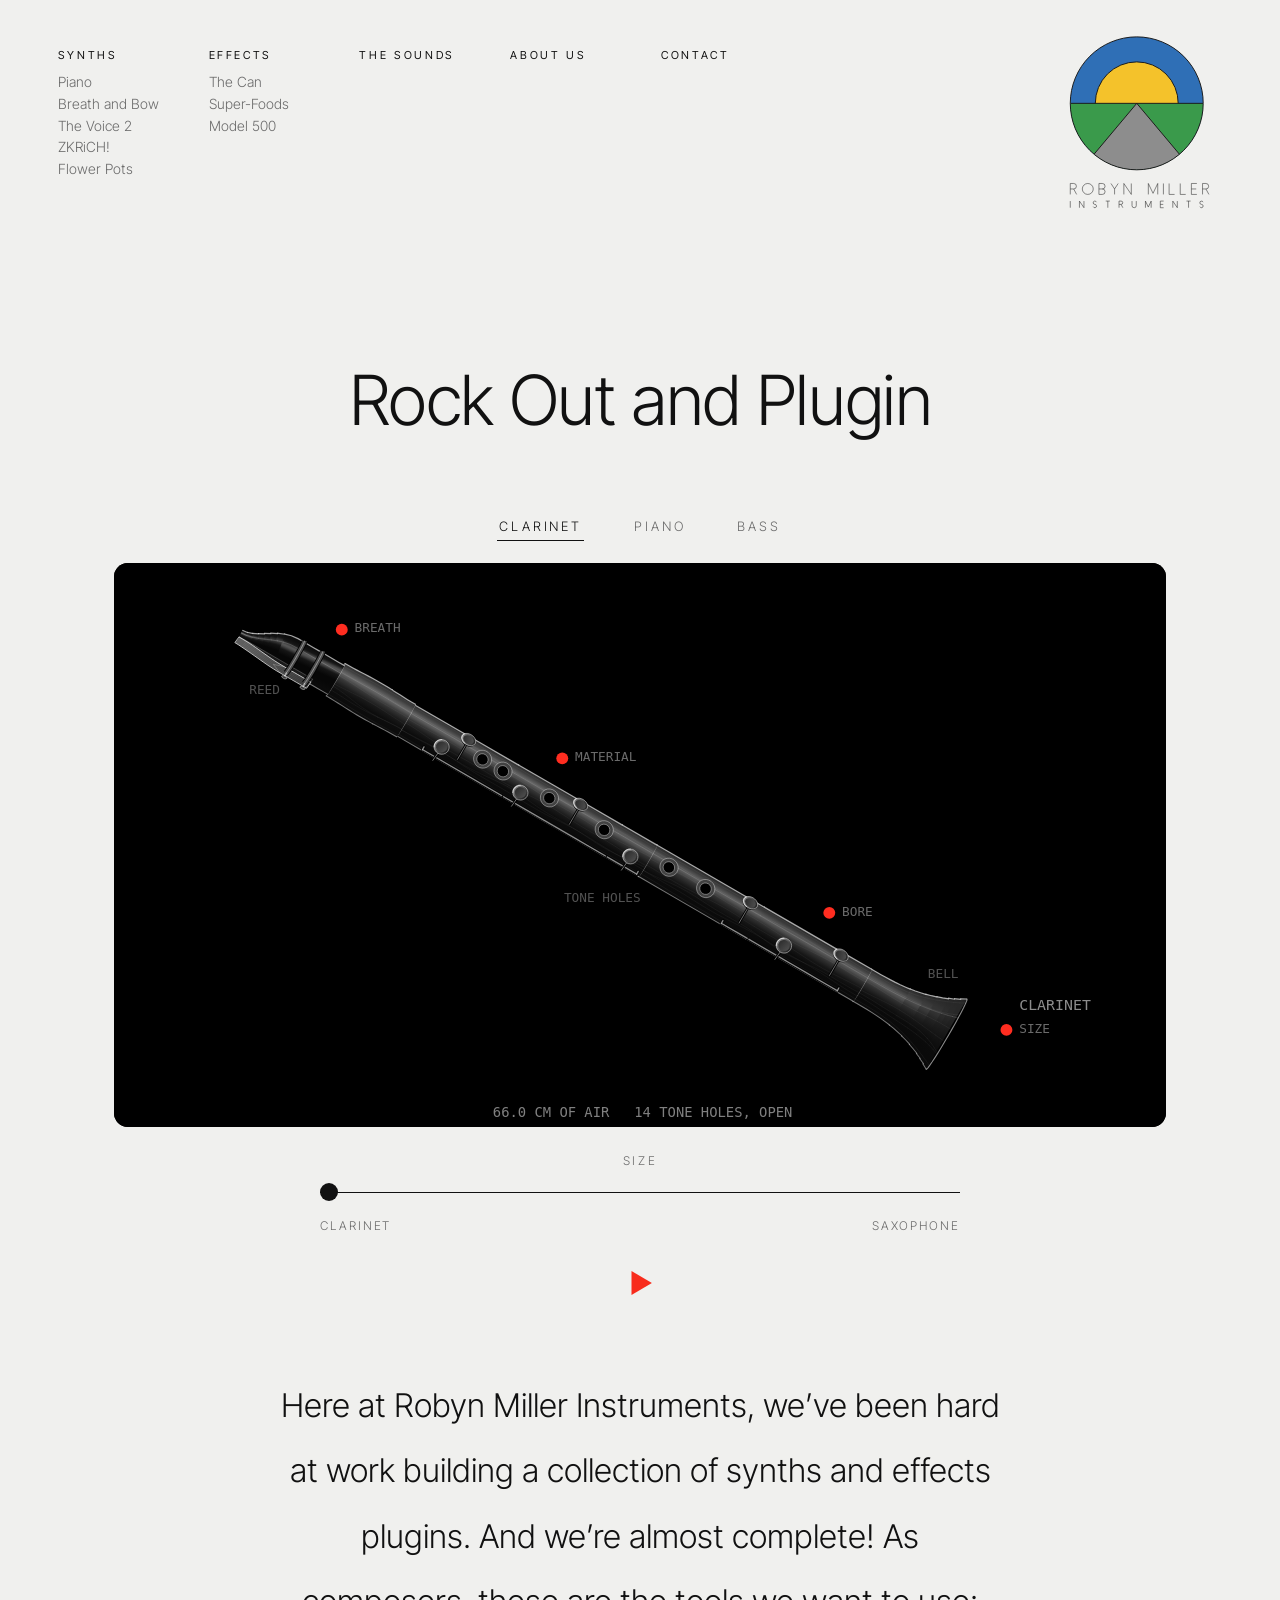
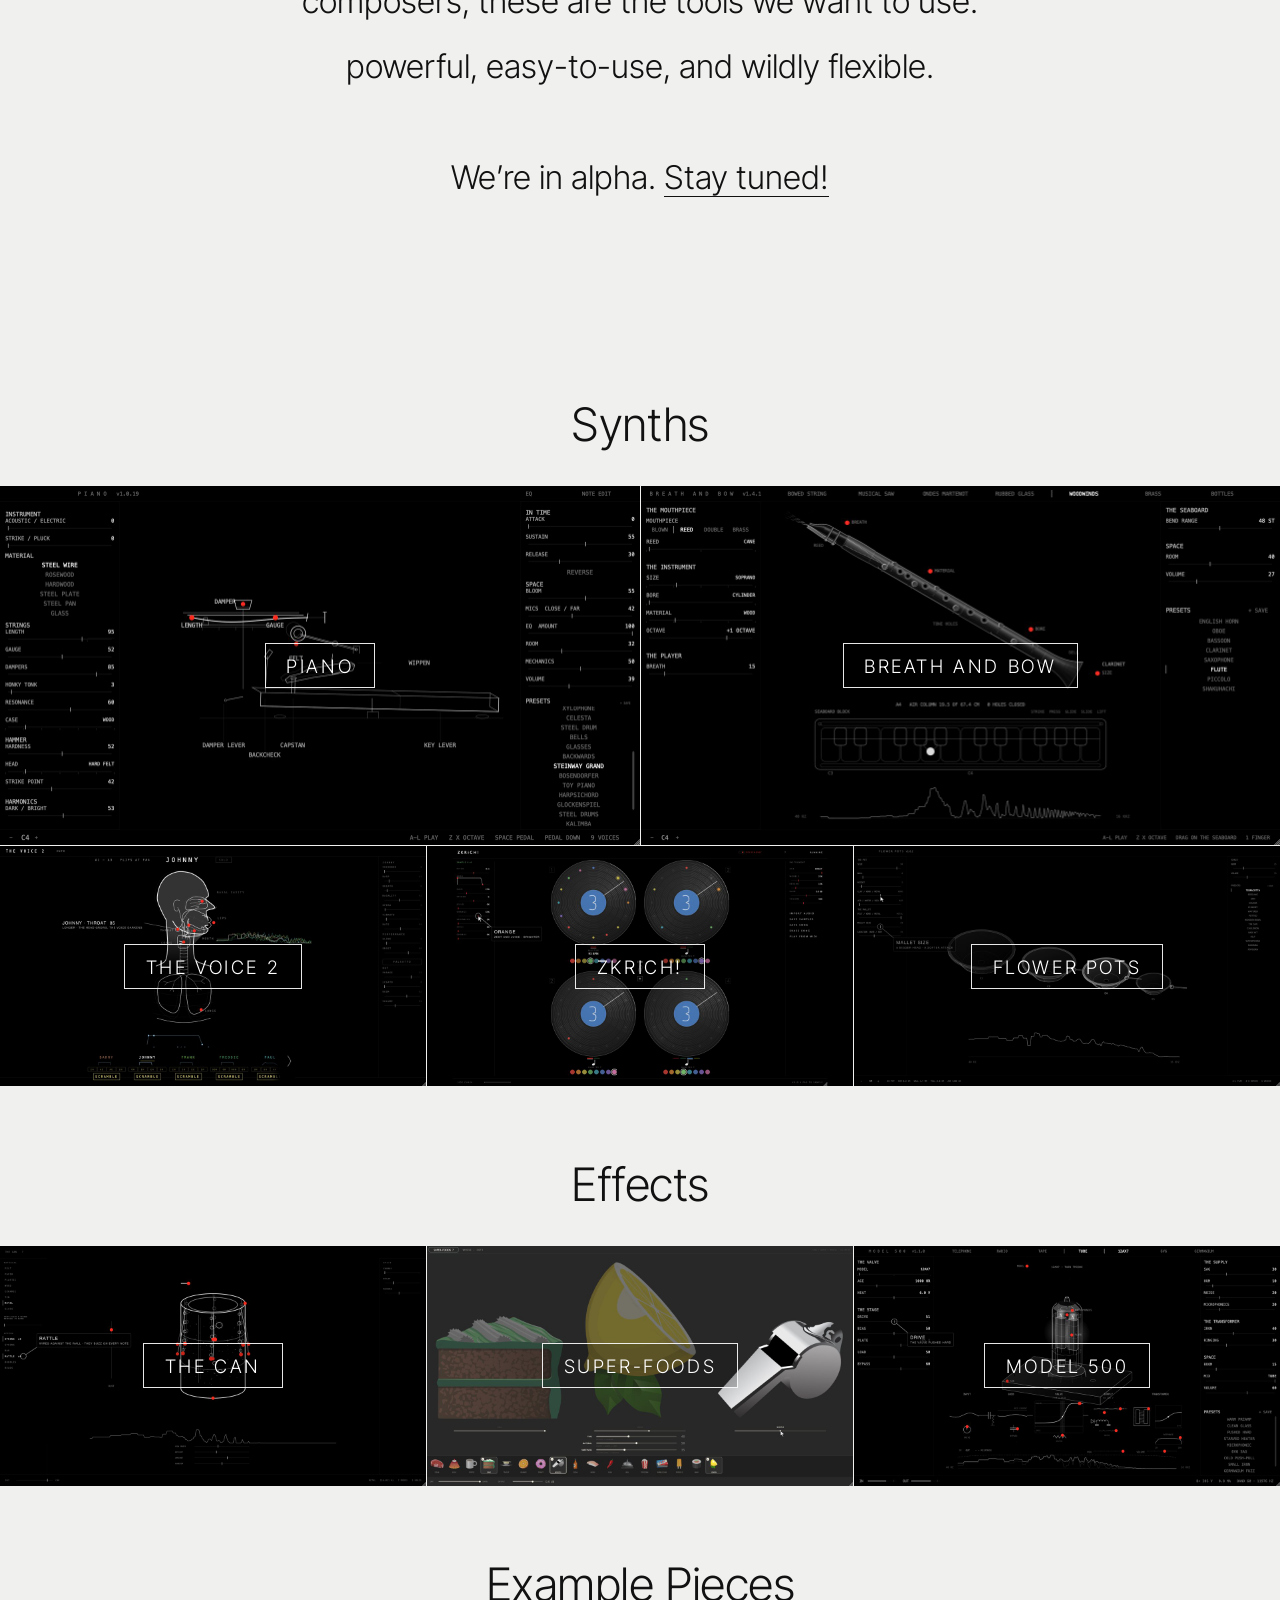
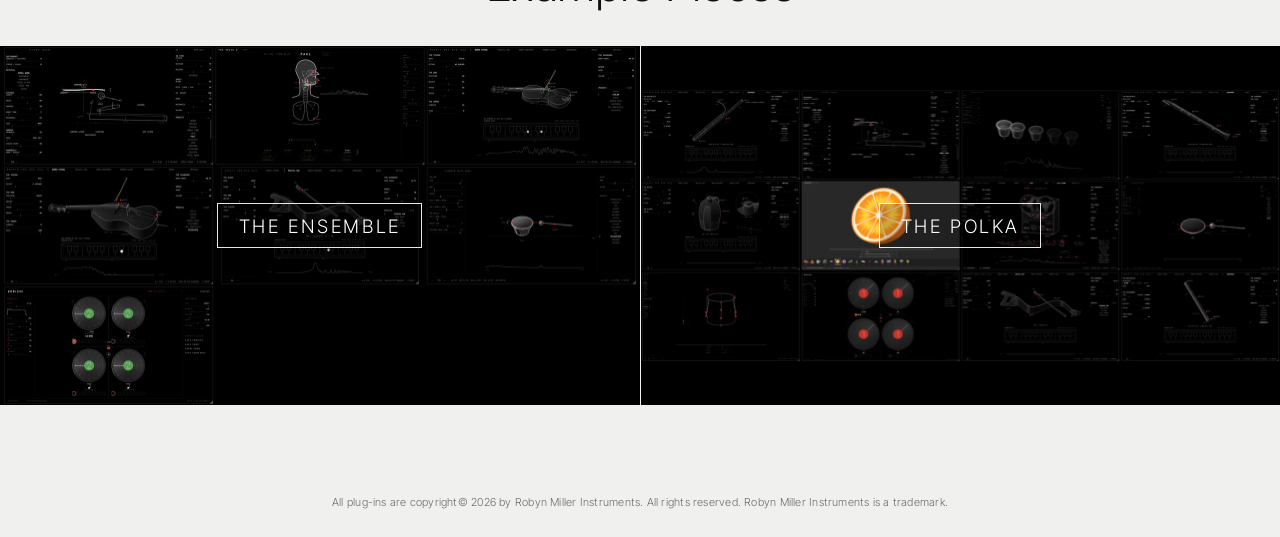
<file: index.html>
<!doctype html>
<html lang="en">
<head>
<meta charset="utf-8">
<meta name="viewport" content="width=device-width, initial-scale=1">
<title>Robyn Miller Instruments</title>
<script>if (window.parent !== window) document.documentElement.classList.add('framed');</script>
<meta name="description" content="The magic of physical modeling: synths and effects by Robyn Miller.">
<link rel="preconnect" href="https://fonts.googleapis.com">
<link rel="preconnect" href="https://fonts.gstatic.com" crossorigin>
<link href="https://fonts.googleapis.com/css2?family=Inter+Tight:wght@300;400&display=swap" rel="stylesheet">
<style>
  :root {
    --ink: #111; --soft: #6b6b6b; --hair: #c9c9c6;
    --page: #f0f0ee; --bar: var(--page); --screen: #000;
  }
  * { box-sizing: border-box; margin: 0; padding: 0; }
  html { -webkit-text-size-adjust: 100%; }
  /* at the top or bottom, a swipe stays with this page: passed on to the Squarespace page around it, it stuck
     there, and the way back up took several tries (her iPhone) */
  html, body { overscroll-behavior-y: contain; }
  /* inside the Squarespace page (a frame filling the screen) the page scrolls in a box of its own, not as the
     frame's document: an iPhone latched a swipe that reached the end onto the page around the frame and was slow
     to give it back. A box that never passes a swipe on can't do that. */
  html.framed { height: 100%; overflow: hidden; }
  html.framed body { height: 100%; overflow-y: auto; overscroll-behavior: contain; -webkit-overflow-scrolling: touch; }
  body { background: var(--page); color: var(--ink); font-family: "Inter Tight", "Helvetica Neue", Helvetica, Arial, sans-serif;
         font-weight: 300; -webkit-font-smoothing: antialiased; }
  button { font: inherit; color: inherit; background: none; border: 0; cursor: pointer; }

  /* ---- the bar */
  .bar { background: var(--bar); height: 250px; display: flex; align-items: center;
         padding: 0 clamp(32px, 4.5vw, 80px); position: relative; z-index: 2; }     /* 60px at her 1324px window */
  /* equal columns, so SYNTHS, EFFECTS, THE SOUNDS, ABOUT US and CONTACT stand the same distance apart */
  .lists { display: grid; grid-auto-flow: column; grid-auto-columns: 1fr; column-gap: clamp(28px, 3.9vw, 52px); align-items: start;
           position: relative; z-index: 3; }      /* above the logo's frame, which is wider than the logo and would take their clicks */
  .lists h3 { font-weight: 400; font-size: 11px; letter-spacing: .24em; text-transform: uppercase; margin-bottom: 9px; color: var(--ink); }
  .lists ul { list-style: none; }
  .lists li { font-size: 14px; line-height: 1.55; }
  .lists a { color: var(--soft); text-decoration: none; transition: color .15s; }
  .lists a:hover { color: var(--ink); }
  .lists .about { display: block; font-weight: 400; font-size: 11px; letter-spacing: .24em; text-transform: uppercase;
                  color: var(--ink); white-space: nowrap; text-align: left; transition: opacity .15s; }
  .lists .about:hover { opacity: .55; }
  .lists .links { display: contents; }               /* THE SOUNDS, ABOUT US and CONTACT: a column each */

  /* About Us and The Sounds: a small frosted window under its link; any click closes it */
  .aboutbox { position: absolute; z-index: 20; width: min(440px, calc(100vw - 32px)); padding: 30px 34px 32px;
              background: rgba(250, 250, 248, .84); -webkit-backdrop-filter: blur(18px) saturate(1.2); backdrop-filter: blur(18px) saturate(1.2);
              border-radius: 18px; box-shadow: 0 0 70px rgba(0, 0, 0, .24);      /* centred: a plain gaussian blur all round */
              font-size: 15px; line-height: 2; text-align: justify; hyphens: auto; -webkit-hyphens: auto; hyphenate-limit-chars: 7 3 3; color: var(--ink);
              opacity: 0; transform: translateY(-6px); pointer-events: none; transition: opacity .2s, transform .2s; cursor: default; }
  .aboutbox.open { opacity: 1; transform: none; pointer-events: auto; }
  /* a large screen: a square a third of the window, in the middle of it, the words an inch in from every edge
     (never smaller than 460px, so on a smaller laptop the words stay readable) */
  @media (min-width: 1100px) and (min-height: 600px) {
    .aboutbox { --side: min(max(33.333vw, 460px), calc(100vh - 48px));
                position: fixed; left: 50%; top: 50%; width: var(--side); height: var(--side); padding: 1in;
                display: flex; align-items: center; transform: translate(-50%, -48%); }
    .aboutbox.open { transform: translate(-50%, -50%); }
  }
  /* the badge's frame is wider than the badge (room for its shapes to orbit); it stands past the
     right edge, so a window trims that part off rather than letting the page scroll sideways */
  .badgebox { position: absolute; right: 0; top: -71px; width: 373px; height: 391px; overflow: hidden; pointer-events: none; }
  .bar .badge { position: absolute; left: 0; top: 0; width: 460px; height: 391px; border: 0; pointer-events: auto;
                background: transparent; }

  /* ---- the headline */
  h1 { font-weight: 300; font-size: clamp(31.5px, 5.4vw, 78px); line-height: 1.02; letter-spacing: -0.02em;
       text-align: center; padding: clamp(56px, 9vw, 120px) 24px clamp(40px, 6vw, 80px); text-wrap: balance; }

  /* ---- the instruments */
  .demo { max-width: 1100px; margin: 0 auto; padding: 0 24px; }
  .switch { display: flex; justify-content: center; gap: clamp(18px, 4vw, 48px); margin-bottom: 22px; }
  .switch button { font-size: 13px; letter-spacing: .22em; text-transform: uppercase; color: var(--soft);
                   padding: 6px 2px; border-bottom: 1px solid transparent; transition: color .2s, border-color .2s; }
  .switch button[aria-pressed="true"] { color: var(--ink); border-bottom-color: var(--ink); }
  .screen { position: relative; background: var(--screen); border-radius: 14px; overflow: hidden;
            aspect-ratio: 1190 / 638; }
  .screen { touch-action: pan-y; user-select: none; -webkit-user-select: none; }
  .pane { position: absolute; inset: 0; }
  .pane.slide { transition: transform .5s cubic-bezier(.65, 0, .35, 1); }
  .pane canvas { position: absolute; inset: 0; width: 100%; height: 100%; display: none; }
  .pane.live canvas { display: block; }
  .pane.live img { visibility: hidden; }
  .screen img { position: absolute; inset: 0; width: 100%; height: 100%; object-fit: contain; transition: opacity .12s linear;
                pointer-events: none; -webkit-user-drag: none; }
  .controls { display: grid; gap: 22px; margin: 26px auto 0; max-width: 640px; }
  .slider label { display: block; font-size: 12px; letter-spacing: .22em; text-transform: uppercase; color: var(--soft);
                  text-align: center; margin-bottom: 10px; }
  .slider .ends { display: flex; justify-content: space-between; font-size: 12px; letter-spacing: .16em; text-transform: uppercase;
                  color: var(--soft); margin-top: 8px; }
  input[type=range] { -webkit-appearance: none; appearance: none; width: 100%; height: 28px; background: transparent; cursor: pointer; }
  input[type=range]::-webkit-slider-runnable-track { height: 1px; background: var(--ink); }
  input[type=range]::-moz-range-track { height: 1px; background: var(--ink); }
  input[type=range]::-webkit-slider-thumb { -webkit-appearance: none; width: 18px; height: 18px; border-radius: 50%;
                                            background: var(--ink); margin-top: -8.5px; border: 0; }
  input[type=range]::-moz-range-thumb { width: 18px; height: 18px; border-radius: 50%; background: var(--ink); border: 0; }
  .transport { display: flex; justify-content: center; margin-top: 18px; }
  .play { width: 64px; height: 64px; display: grid; place-items: center; color: #f82c1c; transition: opacity .2s; }  /* the plug-ins' red */
  .play:hover { opacity: .7; }
  .play svg { width: 34px; height: 34px; fill: currentColor; }
  .play.loading { opacity: .4; pointer-events: none; }

  /* ---- the words */
  .words { max-width: 780px; margin: 0 auto; padding: clamp(36px, 4.5vw, 60px) 24px clamp(70px, 9vw, 120px); text-align: center;
           font-size: clamp(21px, 2.55vw, 36px); line-height: 2; }
  .words p + p { margin-top: 1.4em; }
  /* "Stay tuned!" opens the Contact window (its form signs people up for news) */
  .words .tuned { display: inline; padding: 0; font: inherit; letter-spacing: inherit; line-height: inherit; color: inherit;
                  text-decoration: underline; text-decoration-thickness: 1px; text-underline-offset: .22em; transition: opacity .15s; }
  .words .tuned:hover { opacity: .55; }

  /* ---- the films */
  .films { padding: 0 0 90px; }                     /* the films run edge to edge; only the example piece sits in */
  .films h2 { font-weight: 300; font-size: clamp(30px, 3.6vw, 52px); letter-spacing: -0.01em; text-align: center;
              margin: 70px 0 34px; }
  /* a contact sheet: the films touch, a hairline between them */
  .films .grid { display: grid; grid-template-columns: repeat(6, 1fr); gap: 1px; }
  .films .grid figure { grid-column: span 2; }                                  /* three across */
  .films .grid.two-three figure:nth-child(-n+2) { grid-column: span 3; }        /* two, then three */
  .films .grid.one { grid-template-columns: 1fr; width: min(576px, calc(100% - 48px)); margin: 0 auto; }
  .films .grid.one figure { grid-column: auto; }
  .films .grid.pair figure { grid-column: span 3; }                         /* two across, edge to edge */
  .films figure { position: relative; aspect-ratio: 16 / 9; background: #000; overflow: hidden; cursor: pointer; }
  .films figure video, .films figure img { position: absolute; inset: 0; width: 100%; height: 100%; object-fit: cover; display: block; }
  .films .name { position: absolute; inset: 0; display: grid; place-items: center; pointer-events: none; }
  .films .name span { color: #fff; font-weight: 300; font-size: clamp(13px, 1.45vw, 20px); letter-spacing: .14em;
                      text-transform: uppercase; border: 1px solid rgba(255, 255, 255, .9); padding: .6em 1.1em .55em;
                      background: rgba(0, 0, 0, .18); }

  /* a film, opened: the browser window filled; the player's own button goes full screen */
  .theatre { position: fixed; inset: 0; z-index: 100; background: #000; display: none; }
  .theatre.open { display: block; }
  .theatre video { position: absolute; inset: 0; width: 100%; height: 100%; object-fit: contain; }
  .theatre .close { position: absolute; top: 14px; right: 18px; z-index: 1; color: #fff; font-size: 34px; line-height: 1;
                    font-weight: 300; opacity: .7; padding: 6px 10px; }
  .theatre .close:hover { opacity: 1; }

  /* ---- the small print */
  .legal { text-align: center; font-size: 11px; letter-spacing: .02em; color: var(--soft); padding: 0 16px 28px; }

  /* the five headings in one row: a little above the bar's middle, where she put it */
  @media (min-width: 1001px) { .lists { top: -11px; } }
  @media (max-width: 1000px) {
    /* no room for five columns beside the logo: THE SOUNDS, ABOUT US and CONTACT make a row under the lists */
    .lists { grid-auto-flow: row; grid-template-columns: repeat(2, max-content); row-gap: 22px; }
    .lists .links { display: flex; grid-column: 1 / -1; column-gap: clamp(28px, 3.9vw, 52px);
                    contain: inline-size; white-space: nowrap; }      /* the row must not widen the columns above it */
  }
  @media (max-width: 640px) {
    .legal { font-size: 10px; letter-spacing: 0; text-wrap: balance; }   /* one line won't fit a phone readably: two even lines */
    .bar { height: 176px; padding: 0 16px; }
    .films .grid figure, .films .grid.two-three figure:nth-child(-n+2) { grid-column: 1 / -1; }
    .films .grid.pair figure { grid-column: 1 / -1; }
    .lists, .lists .links { column-gap: 22px; }
    .lists { row-gap: 16px; }
    .lists h3, .lists .about { font-size: 10px; }
    .lists h3 { margin-bottom: 6px; }
    .lists li { font-size: 12.5px; line-height: 1.5; }
    /* the frame runs past the right edge, so the logo sits further right than its middle */
    .badgebox { width: 218px; height: 207px; top: -15px; right: 0; }
    .bar .badge { width: 268px; height: 207px; }
  }
</style>
</head>
<body>

<header class="bar">
  <nav class="lists" id="lists" aria-label="The instruments"></nav>
  <div class="aboutbox" id="soundsbox" role="dialog" aria-label="The Sounds"><p>The sounds used in our synthesizers and effects are created via physical modeling, a type of synthesis that accurately simulates physical bodies, such as strings, reeds or tubes. These are not AI sounds, though Claude assisted in building the tool.</p></div>
  <div class="aboutbox" id="aboutbox" role="dialog" aria-label="About Us"><p>RM Instruments was founded by Robyn Miller, the co-founder of Cyan Worlds and co-creator and composer of Myst and Riven. After years of scoring games and films, he found himself searching for production tools that didn’t exist. That search became the foundation of RM Instruments. Our philosophy: music software shouldn’t feel like homework. It should speak the language of the musician.</p></div>
  <div class="badgebox"><iframe class="badge" src="assets/logo-header.html" title="Robyn Miller Instruments" scrolling="no" allowtransparency="true"></iframe></div>
</header>

<h1>Rock Out and Plugin</h1>

<section class="demo" aria-label="Three instruments to play with">
  <nav class="switch" id="switch">
    <button data-inst="clarinet" aria-pressed="true">Clarinet</button>
    <button data-inst="piano" aria-pressed="false">Piano</button>
    <button data-inst="strings" aria-pressed="false">Bass</button>
  </nav>
  <div class="screen" id="screen"><div class="pane" id="pane"><img id="imgA" alt=""><img id="imgB" alt="" style="opacity:0"><canvas id="live" aria-hidden="true"></canvas></div></div>
  <div class="controls" id="controls"></div>
  <div class="transport"><button class="play" id="play" aria-label="Play">
    <svg viewBox="0 0 20 20" id="playIcon"><path d="M5 3 L17 10 L5 17 Z"/></svg></button></div>
</section>

<section class="words">
  <p>Here at Robyn Miller Instruments, we’ve been hard at work building a collection of synths and effects plugins. And we’re almost complete! As composers, these are the tools we want to use: powerful, easy-to-use, and wildly flexible.</p>
  <p>We’re in alpha. <button class="tuned" id="tuned" aria-haspopup="dialog">Stay tuned!</button></p>
</section>

<section class="films" id="films"></section>
<script src="assets/live/plate.js"></script>
<script src="assets/live/strings.js"></script>
<script src="assets/live/piano.js"></script>
<script src="assets/live/woodwind.js"></script>

<footer class="legal">All plug-ins are copyright© 2026 by Robyn Miller Instruments. All rights reserved. Robyn Miller Instruments is a trademark.</footer>

<div class="theatre" id="theatre" role="dialog" aria-label="Film">
  <button class="close" id="theatreClose" aria-label="Close">&times;</button>
  <video controls playsinline id="theatreVideo"></video>
</div>

<script>
/* ---------------------------------------------------------------- the instruments
   Every sound here is the real plug-in, recorded at a row of settings along the
   slider (a grid of two for the piano). All of an instrument's recordings play
   together; the slider crossfades the nearest ones, so the instrument changes
   shape while it plays. Pictures are the plug-in's own drawing at each setting. */
const INST = {
  clarinet: { dir: 'assets/clarinet', sliders: [{ label: 'Size', ends: ['Clarinet', 'Saxophone'], value: 0 }],
              // drawn live (assets/live/woodwind.js): SIZE, BORE, MATERIAL and BREATH as the recordings set them
              live: { module: () => window.LiveWoodwind, view: [2.8, -20.05, 989.5, 530.5], body: v => clParams(v[0]) } },
  piano:    { dir: 'assets/piano', sliders: [{ label: 'String length', ends: ['Short', 'Long'], value: 1 },
                                            { label: 'Strike / pluck', ends: ['Hammer', 'Pluck'], value: 0 }],
              // drawn live (assets/live/piano.js); LENGTH runs through the recorded rows' own values
              live: { module: () => window.LivePiano, view: [63.26, 95.87, 916.7, 491.1],
                      body: v => ({ length: through([0.08, 0.3, 0.55, 0.78, 0.95], v[0]), pluck: v[1] }) } },
  strings:  { dir: 'assets/strings', sliders: [{ label: 'Body', ends: ['Bass', 'Violin'], value: 0 }],
              // drawn live: the plug-in's own drawing, ported (assets/live/strings.js)
              live: { module: () => window.LiveStrings, view: [2.8, -20.05, 989.5, 530.5], body: v => 1 - v[0] } },
};

let ctx = null, master = null, current = 'clarinet', playing = false, timer = null;
const state = {};            // per instrument: meta, buffers, gains, values, live sources, next start

const $ = id => document.getElementById(id);
const imgA = $('imgA'), imgB = $('imgB');
let showing = imgA;

async function meta(name) {
  const s = state[name] || (state[name] = { values: INST[name].sliders.map(x => x.value) });
  if (!s.meta) s.meta = await (await fetch(`${INST[name].dir}/meta.json`)).json();
  return s;
}

function imgIndex(name) {
  const s = state[name], m = s.meta;
  if (m.kind === 'row') return Math.round(s.values[0] * (m.nImg - 1));
  return Math.round(s.values[0] * (m.rows - 1)) * m.cols + Math.round(s.values[1] * (m.cols - 1));
}

function showPicture(name) {
  if (isLive(name)) { $('pane').classList.add('live'); kick(); return Promise.resolve(); }
  $('pane').classList.remove('live');
  const src = `${INST[name].dir}/i${imgIndex(name)}.jpg`;
  if (showing.getAttribute('src') === src) return Promise.resolve();
  const next = showing === imgA ? imgB : imgA;
  return new Promise(done => {
    next.onload = () => { next.style.opacity = 1; showing.style.opacity = 0; showing = next; done(); };
    next.onerror = done;
    next.src = src;
  });
}

/* switching instruments wipes the picture sideways: the old one leaves, the new one arrives */
const ORDER = ['clarinet', 'piano', 'strings'];
async function wipe(name, dir) {
  const screen = $('screen'), pane = $('pane');
  const old = pane.cloneNode(true);
  old.removeAttribute('id'); old.querySelectorAll('[id]').forEach(e => e.removeAttribute('id'));
  const was = old.querySelector('canvas'), cv = $('live');      // a cloned canvas is blank: copy what it shows
  was.width = cv.width; was.height = cv.height; was.getContext('2d').drawImage(cv, 0, 0);
  screen.appendChild(old);
  pane.classList.remove('slide'); pane.style.transform = `translateX(${dir * 100}%)`;
  await showPicture(name);
  await new Promise(r => setTimeout(r, 130));          // the crossfade inside the pane is over before it moves
  pane.getBoundingClientRect();
  pane.classList.add('slide'); old.classList.add('slide');
  pane.style.transform = 'translateX(0)'; old.style.transform = `translateX(${-dir * 100}%)`;
  setTimeout(() => old.remove(), 560);
}

function weights(name) {
  const s = state[name], m = s.meta;
  if (m.kind === 'row') {
    const n = m.nAudio, w = new Array(n).fill(0), x = s.values[0] * (n - 1), i = Math.min(n - 2, Math.floor(x)), t = x - i;
    w[i] = Math.cos(t * Math.PI / 2); w[i + 1] = Math.sin(t * Math.PI / 2);
    return w;
  }
  const R = m.rows, C = m.cols, w = new Array(R * C).fill(0);
  const x = s.values[0] * (R - 1), y = s.values[1] * (C - 1);
  const i = Math.min(R - 2, Math.floor(x)), j = Math.min(C - 2, Math.floor(y)), a = x - i, b = y - j;
  // bilinear, square-rooted: equal power across the four nearest
  [[i, j, (1 - a) * (1 - b)], [i + 1, j, a * (1 - b)], [i, j + 1, (1 - a) * b], [i + 1, j + 1, a * b]]
    .forEach(([r, c, v]) => { w[r * C + c] = Math.sqrt(v); });
  return w;
}

function applyWeights(name, now) {
  const s = state[name];
  if (!s.gains) return;
  weights(name).forEach((v, k) => s.gains[k].gain.setTargetAtTime(v, now ?? ctx.currentTime, 0.03));
}

async function loadAudio(name) {
  const s = await meta(name);
  if (s.buffers) return s;
  const m = s.meta, n = m.kind === 'row' ? m.nAudio : m.rows * m.cols;
  s.buffers = await Promise.all(Array.from({ length: n }, async (_, k) =>
    ctx.decodeAudioData(await (await fetch(`${INST[name].dir}/a${k}.m4a`)).arrayBuffer())));
  return s;
}

function schedule() {
  const s = state[current];
  if (!playing || !s || !s.buffers) return;
  while (s.next < ctx.currentTime + 0.35) {
    s.buffers.forEach((b, k) => {
      const src = ctx.createBufferSource();
      src.buffer = b; src.connect(s.gains[k]); src.start(s.next);
      src.onended = () => s.live.delete(src);
      s.live.add(src);
    });
    s.next += s.meta.loop;
  }
}

/* An iPhone with its silent switch on mutes web audio, treating it like an alert sound. Telling it this
   is playback (newer Safari), and keeping a silent recording playing (older Safari), lets it be heard. */
const keepAwake = new Audio('assets/silence.m4a');
keepAwake.loop = true; keepAwake.preload = 'auto'; keepAwake.setAttribute('playsinline', '');
function asPlayback() {
  try { if (navigator.audioSession) navigator.audioSession.type = 'playback'; } catch (e) {}
  keepAwake.play().catch(() => {});
}

async function start() {
  asPlayback();
  if (!ctx) {
    ctx = new (window.AudioContext || window.webkitAudioContext)();
    const comp = ctx.createDynamicsCompressor();
    comp.threshold.value = -8; comp.ratio.value = 10; comp.attack.value = 0.003; comp.release.value = 0.15;
    master = ctx.createGain(); master.gain.value = 0.9;
    master.connect(comp).connect(ctx.destination);
  }
  if (ctx.state === 'suspended') await ctx.resume();
  const name = current;
  $('play').classList.add('loading');
  const s = await loadAudio(name);
  $('play').classList.remove('loading');
  if (name !== current) return;
  s.bus = ctx.createGain(); s.bus.connect(master);
  s.gains = s.buffers.map(() => { const g = ctx.createGain(); g.gain.value = 0; g.connect(s.bus); return g; });
  s.live = new Set();
  applyWeights(name, ctx.currentTime);
  s.next = ctx.currentTime + 0.08;
  s.t0 = s.next;                                   // the live drawing's clock starts with the recording
  playing = true; setIcon(); kick();
  schedule();
  timer = setInterval(schedule, 60);
}

function stop(name = current) {
  const s = state[name];
  keepAwake.pause();
  clearInterval(timer); timer = null;
  playing = false; setIcon(); kick(1500);
  if (!s || !s.bus) return;
  const now = ctx.currentTime, bus = s.bus, live = [...s.live];
  bus.gain.setTargetAtTime(0, now, 0.06);
  setTimeout(() => { live.forEach(x => { try { x.stop(); } catch (e) {} }); bus.disconnect(); }, 400);
  s.bus = null; s.gains = null; s.live = new Set();
}

function setIcon() {
  $('playIcon').innerHTML = playing ? '<path d="M5 3h3.5v14H5zM11.5 3H15v14h-3.5z"/>' : '<path d="M5 3 L17 10 L5 17 Z"/>';
  $('play').setAttribute('aria-label', playing ? 'Pause' : 'Play');
}

async function choose(name, dir = 0) {
  const was = playing;
  if (playing) stop();
  current = name;
  document.querySelectorAll('#switch button').forEach(b => b.setAttribute('aria-pressed', b.dataset.inst === name));
  const s = await meta(name);
  if (INST[name].live) loadLive(name);
  const box = $('controls'); box.innerHTML = '';
  INST[name].sliders.forEach((sl, k) => {
    const el = document.createElement('div'); el.className = 'slider';
    el.innerHTML = `<label>${sl.label}</label><input type="range" min="0" max="1" step="0.001" value="${s.values[k]}">
                    <div class="ends"><span>${sl.ends[0]}</span><span>${sl.ends[1]}</span></div>`;
    el.querySelector('input').addEventListener('input', e => {
      s.values[k] = +e.target.value; showPicture(name); if (ctx) applyWeights(name); kick();
    });
    box.appendChild(el);
  });
  // preload this instrument's pictures, so a drag never waits for one
  const m = s.meta, nImg = m.kind === 'row' ? m.nImg : m.rows * m.cols;
  for (let k = 0; k < nImg; k++) { const im = new Image(); im.src = `${INST[name].dir}/i${k}.jpg`; }
  dir ? wipe(name, dir) : showPicture(name);
  // only one instrument's recordings are kept: a phone has little room
  for (const other in state) if (other !== name && state[other].buffers && !state[other].bus) state[other].buffers = null;
  if (was) start();
}

/* ---------------------------------------------------------------- the live drawings
   The plug-in's engine, recorded 60 times a second at each recorded setting (state.json):
   where the bow is, which notes sound and how loud. Replayed in step with the recording,
   it moves the drawing: the bow crossing the strings, the fingers, the strings shaking. */
function isLive(name) { const L = INST[name].live; return !!(L && L.module() && state[name] && state[name].states); }
async function loadLive(name) {
  const s = state[name];
  if (s.states || s.loadingStates) return;
  s.loadingStates = true;
  try { s.states = await (await fetch(`${INST[name].dir}/state.json`)).json(); } catch (e) { s.loadingStates = false; return; }
  if (name === current) { INST[name].live.module().reset(); showPicture(name); }
}
const REST = { bowPos: 0, bowLift: 1, bowVel: 0, voices: [] };
const clParams = u => ({ size: 0.25 + 0.27 * u, bore: u, material: 0.25 + 0.5 * u, breath: 0.10 + 0.05 * u });
const through = (row, u) => { const x = u * (row.length - 1), i = Math.min(row.length - 2, Math.floor(x)); return row[i] + (row[i + 1] - row[i]) * (x - i); };
function liveFrame(name) {
  const s = state[name], st = s.states;
  const t = (!playing || s.t0 == null || !ctx) ? -1 : ctx.currentTime - (ctx.outputLatency || ctx.baseLatency || 0) - s.t0;
  if (st.notes) return { t: t < 0 ? null : t % st.loop, notes: st.notes };   // the piano: its notes
  if (name === 'clarinet') {                     // the woodwind: the wind player, from the nearest recorded setting
    if (t < 0) return { w: null };
    const n = st.steps.length, k = Math.round(s.values[0] * (n - 1));
    const idx = Math.min(st.steps[k].frames.length - 1, Math.floor((t % st.loop) * st.fps));
    return { w: st.steps[k].frames[idx], stepSize: clParams(st.steps[k].u).size };
  }
  if (t < 0) return REST;
  const n = st.steps.length, x = s.values[0] * (n - 1), i0 = Math.min(n - 2, Math.floor(x)), f = x - i0;
  const idx = Math.min(st.steps[0].frames.length - 1, Math.floor((t % st.loop) * st.fps));
  const a = st.steps[i0].frames[idx], b = st.steps[i0 + 1].frames[idx], near = st.steps[Math.round(x)].frames[idx];
  // the bow between the two nearest settings; the notes from the nearest (its octave)
  return { bowPos: a[0] + (b[0] - a[0]) * f, bowLift: a[1] + (b[1] - a[1]) * f, bowVel: a[2] + (b[2] - a[2]) * f,
           voices: near[3].map(v => ({ sounding: v[0], level: v[1], held: v[2], slide: v[3] })) };
}
let raf = 0, idleUntil = 0, lastDraw = 0, clockT = 0, onScreen = true;
function kick(ms = 1200) { idleUntil = Math.max(idleUntil, performance.now() + ms); if (!raf) raf = requestAnimationFrame(drawLive); }
function drawLive(now) {
  raf = 0;
  const name = current, L = INST[name].live;
  if (!isLive(name)) return;
  const dt = Math.min(0.05, lastDraw ? (now - lastDraw) / 1000 : 1 / 60);
  lastDraw = now; clockT += dt;
  if (onScreen) {
    const cv = $('live'), dpr = Math.min(2, window.devicePixelRatio || 1);
    const w = Math.round(cv.clientWidth * dpr), h = Math.round(cv.clientHeight * dpr);
    if (w && h) {
      if (cv.width !== w || cv.height !== h) { cv.width = w; cv.height = h; }
      const g = cv.getContext('2d'), [X0, Y0, W, H] = L.view, k = Math.min(w / W, h / H);
      g.setTransform(1, 0, 0, 1, 0, 0); g.fillStyle = '#000'; g.fillRect(0, 0, w, h);
      g.setTransform(k, 0, 0, k, (w - W * k) / 2 - X0 * k, (h - H * k) / 2 - Y0 * k);
      L.module().draw(g, L.body(state[name].values), liveFrame(name), dt, clockT);
    }
  }
  if (playing || now < idleUntil) raf = requestAnimationFrame(drawLive);
  else lastDraw = 0;
}
// scrolled out of sight, it stops drawing
new IntersectionObserver(es => { onScreen = es[0].isIntersecting; if (onScreen) kick(); }).observe($('screen'));

$('switch').addEventListener('click', e => {
  const b = e.target.closest('button');
  if (b && b.dataset.inst !== current) choose(b.dataset.inst, ORDER.indexOf(b.dataset.inst) > ORDER.indexOf(current) ? 1 : -1);
});
// a finger (or the mouse) swept across the picture: left brings the next instrument, right the one before
let sweep = null;
$('screen').addEventListener('pointerdown', e => { sweep = { x: e.clientX, y: e.clientY }; });
$('screen').addEventListener('pointerup', e => {
  if (!sweep) return;
  const dx = e.clientX - sweep.x, dy = e.clientY - sweep.y; sweep = null;
  if (Math.abs(dx) < 40 || Math.abs(dx) < Math.abs(dy) * 1.3) return;
  const dir = dx < 0 ? 1 : -1, n = ORDER.length;
  choose(ORDER[(ORDER.indexOf(current) + dir + n) % n], dir);
});
$('screen').addEventListener('pointercancel', () => { sweep = null; });
$('play').addEventListener('click', () => playing ? stop() : start());
choose('clarinet');

/* ---------------------------------------------------------------- the films */
const FILMS = [          // [title, layout, films]
  ['Synths', 'two-three', [['piano', 'Piano'], ['breath-and-bow', 'Breath and Bow'], ['the-voice-2', 'The Voice 2'],
              ['zkrich', 'ZKRiCH!'], ['flower-pots', 'Flower Pots']]],
  ['Effects', 'three', [['the-can', 'The Can'], ['super-foods', 'Super-Foods'], ['model-500', 'Model 500']]],
  ['Example Pieces', 'pair', [['ensemble', 'The Ensemble'], ['polka', 'The Polka']]],
];
// each film shows its poster; hovering plays a short silent preview; a click opens the film itself.
// A phone or tablet (nothing hovers) or a slow connection gets the still pictures only: no preview films
// to load, nothing playing under a finger that is trying to scroll.
const conn = navigator.connection || {};
const STILLS = matchMedia('(hover: none)').matches || conn.saveData || /2g|3g/.test(conn.effectiveType || '');
$('films').innerHTML = FILMS.map(([title, layout, list]) => `<h2>${title}</h2><div class="grid ${layout}">` +
  list.map(([file, name]) => `<figure id="film-${file}" data-file="${file}" data-name="${name}" tabindex="0" role="button" aria-label="Play ${name}">
    ${STILLS ? `<img src="media/${file}.jpg" alt="" loading="lazy" decoding="async">`
             : `<video muted loop playsinline preload="none" poster="media/${file}.jpg" src="media/preview/${file}.mp4"></video>`}
    <div class="name"><span>${name}</span></div></figure>`).join('') + '</div>').join('');

// the lists in the bar: every instrument, each a link to its film
$('lists').innerHTML = FILMS.slice(0, 2).map(([title, , list]) => `<div><h3>${title}</h3><ul>` +
  list.map(([file, name]) => `<li><a href="#film-${file}">${name}</a></li>`).join('') + '</ul></div>').join('') +
  '<div class="links"><button class="about" id="sounds" aria-haspopup="dialog" aria-expanded="false">The Sounds</button>' +
  '<button class="about" id="about" aria-haspopup="dialog" aria-expanded="false">About Us</button>' +
  '<button class="about" id="contact" aria-haspopup="dialog">Contact</button></div>';
$('lists').addEventListener('click', e => {
  const a = e.target.closest('a[href]'); if (!a) return;
  e.preventDefault();
  const el = document.querySelector(a.getAttribute('href'));
  // inside Squarespace the host page does the scrolling
  if (host) parent.postMessage({ rmiScrollTo: el.getBoundingClientRect().top + scrollY - 24 }, '*');
  else el.scrollIntoView({ behavior: 'smooth', block: 'start' });
});
// The Sounds and About Us open their windows under the link; a click anywhere, on one or off it, closes it
const WINDOWS = { sounds: $('soundsbox'), about: $('aboutbox') };     // the link's id: its window
const bigScreen = matchMedia('(min-width: 1100px) and (min-height: 600px)');
// in the square, the words are set as large as fits inside the inch of margin (11 to 22px): one size for
// every window, the size the longest words fit at, so the windows match
function fitWindows() {
  const boxes = Object.values(WINDOWS);
  if (!bigScreen.matches) { boxes.forEach(b => { b.querySelector('p').style.fontSize = ''; }); return; }
  let size = 22;
  for (const box of boxes) {
    const p = box.querySelector('p'), room = box.clientHeight - parseFloat(getComputedStyle(box).paddingTop) * 2;
    let lo = 11, hi = 22;
    for (let k = 0; k < 10; k++) { const f = (lo + hi) / 2; p.style.fontSize = f + 'px'; if (p.offsetHeight <= room) lo = f; else hi = f; }
    size = Math.min(size, lo);
  }
  boxes.forEach(b => { b.querySelector('p').style.fontSize = size + 'px'; });
}
function openWindow(name) {
  const box = WINDOWS[name], link = $(name);
  if (bigScreen.matches) { box.style.left = box.style.top = ''; }
  else {                                            // a phone or a small window: under its link
    const bar = document.querySelector('.bar').getBoundingClientRect(), r = link.getBoundingClientRect();
    const w = box.offsetWidth, x = Math.max(16, Math.min(r.left - bar.left - 34, bar.width - w - 16));
    box.style.left = x + 'px'; box.style.top = (r.bottom - bar.top + 14) + 'px';
  }
  fitWindows();
  box.classList.add('open'); link.setAttribute('aria-expanded', 'true');
}
function closeWindows() {
  for (const name in WINDOWS) { WINDOWS[name].classList.remove('open'); $(name).setAttribute('aria-expanded', 'false'); }
}
const windowOpen = () => Object.values(WINDOWS).some(b => b.classList.contains('open'));
// while one is open, the click that closes it does nothing else (no film opens by accident)
document.addEventListener('click', e => {
  if (windowOpen()) { e.preventDefault(); e.stopPropagation(); closeWindows(); return; }
  const link = e.target.closest('#sounds, #about');
  if (link) openWindow(link.id);
  else if (e.target.closest('#contact')) openContact();
  else if (e.target.closest('#tuned')) openContact('tuned', true);
}, true);

/* CONTACT and "Stay tuned!" both open the Contact window: its form is the Contact page of robynmiller.net
   (with its "Sign up for news" box), and only that site can send it, so inside the Squarespace page the host
   page opens the window (its header code). Seen anywhere else, the Contact page opens in a new tab. */
let hostOrigin = null;
addEventListener('message', e => {
  if (e.data && e.data.rmiContactHost && /^https:\/\/(www\.)?robynmiller\.net$/.test(e.origin)) hostOrigin = e.origin;
});
// where a window goes on a phone or a small window: under its link
const under = (link, centred) => {
  const r = $(link).getBoundingClientRect(), w = Math.min(440, innerWidth - 32), x = centred ? r.left + r.width / 2 - w / 2 : r.left - 34;
  return { left: Math.max(16, Math.min(x, innerWidth - w - 16)), top: Math.max(16, r.bottom + 14) };
};
function openContact(link = 'contact', centred = false) {
  if (!hostOrigin) { window.open('https://www.robynmiller.net/contact', '_blank', 'noopener'); return; }
  parent.postMessage({ rmiContact: under(link, centred) }, hostOrigin);
}
addEventListener('keydown', e => { if (e.key === 'Escape' && hostOrigin) parent.postMessage({ rmiContactClose: true }, hostOrigin); });
addEventListener('keydown', e => { if (e.key === 'Escape' && windowOpen()) closeWindows(); });
addEventListener('blur', () => { if (windowOpen()) closeWindows(); });    // a click on the logo, or outside the page
addEventListener('resize', () => { if (windowOpen()) closeWindows(); });

document.querySelectorAll('.films figure').forEach(f => {
  const v = f.querySelector('video');
  if (v) {
    f.addEventListener('mouseenter', () => { v.play().catch(() => {}); });
    f.addEventListener('mouseleave', () => { v.pause(); });
  }
  f.addEventListener('click', () => openFilm(f.dataset.file, f.dataset.name));
  f.addEventListener('keydown', e => { if (e.key === 'Enter' || e.key === ' ') { e.preventDefault(); openFilm(f.dataset.file, f.dataset.name); } });
});

// Inside Squarespace the page is a tall frame, so "the browser window" belongs to the host page:
// when the host's little script has said hello, it opens the film there. Otherwise the page does it.
let host = false;
addEventListener('message', e => { if (e.data && e.data.rmiHost) host = true; });
if (parent !== window) parent.postMessage({ rmiHello: true }, '*');

function openFilm(file, name) {
  if (playing) stop();
  document.querySelectorAll('.films video').forEach(v => v.pause());
  const url = new URL(`media/${file}.mp4`, location.href).href;
  if (host) { parent.postMessage({ rmiFilm: url, name }, '*'); return; }
  const v = $('theatreVideo');
  v.src = url; v.setAttribute('aria-label', name);
  $('theatre').classList.add('open');
  document.documentElement.style.overflow = document.body.style.overflow = 'hidden';
  v.play().catch(() => {});
}
function closeFilm() {
  const v = $('theatreVideo');
  if (document.fullscreenElement) document.exitFullscreen();
  v.pause(); v.removeAttribute('src'); v.load();
  $('theatre').classList.remove('open');
  document.documentElement.style.overflow = document.body.style.overflow = '';
}
$('theatreClose').addEventListener('click', closeFilm);
addEventListener('keydown', e => { if (e.key === 'Escape' && $('theatre').classList.contains('open') && !document.fullscreenElement) closeFilm(); });

/* ---------------------------------------------------------------- inside Squarespace
   When this page sits in an iframe, tell the host page how tall it is. */
// (the body's own height: the document's is never less than the frame, so it could only ever grow)
const tellHeight = () => parent !== window && parent.postMessage({ rmiHeight: Math.ceil(document.body.getBoundingClientRect().height) }, '*');
addEventListener('load', tellHeight); addEventListener('resize', tellHeight);
new ResizeObserver(tellHeight).observe(document.body);
</script>
</body>
</html>
</file>
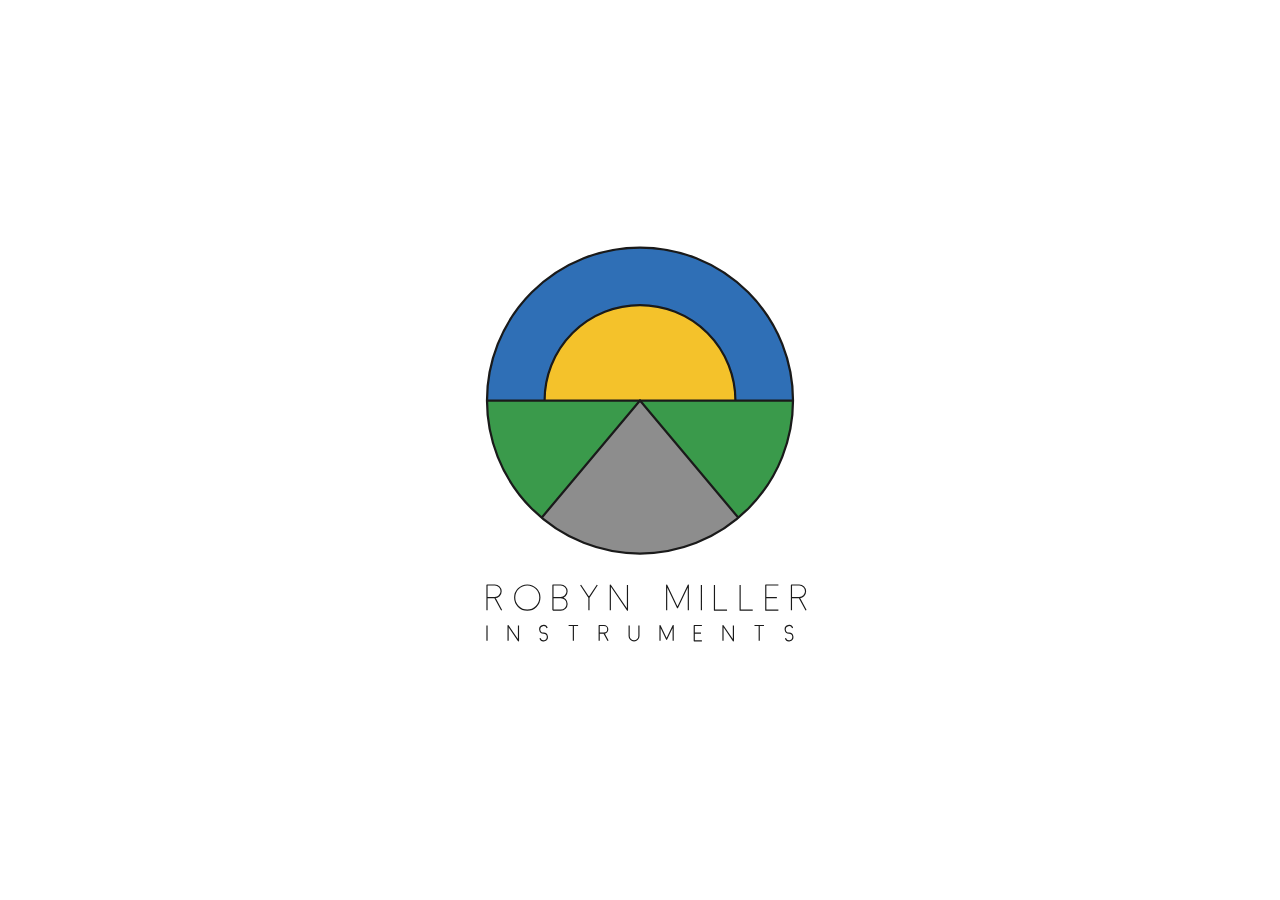
<file: assets/logo-header.html>
<!doctype html>
<html lang="en">
<head>
<meta charset="utf-8">
<meta name="viewport" content="width=device-width, initial-scale=1">
<title>Robyn Miller Instruments</title>
<style>
  :root { --ink: #1a1a1a; --paper: transparent; }   /* the logo's own dark lines, on the light bar */
  :root[data-ink="cream"] { --ink: #f2efea; }        /* the inverted logo, for a dark bar */
    /* the page header copy: no paper, no tools, sized to its little frame */
  .tools { display: none !important; }
  * { box-sizing: border-box; margin: 0; }
  html, body { height: 100%; background: var(--paper); color: var(--ink); overflow: hidden; }
  body { display: grid; place-items: center; font: 300 12px "Helvetica Neue", Arial, sans-serif;
         -webkit-font-smoothing: antialiased; transition: background .3s, color .3s; }
  #stage { position: relative; width: 50vmin; -webkit-tap-highlight-color: transparent; }
  #logo { width: 100%; height: auto; display: block; }
  #solids { position: absolute; pointer-events: none; }
  .tools { position: fixed; right: 16px; bottom: 14px; display: flex; gap: 14px;
           letter-spacing: .14em; text-transform: uppercase; }
  .tools button { all: unset; cursor: pointer; opacity: .45; transition: opacity .2s; }
  .tools button:hover { opacity: 1; }
</style>
</head>
<body>

<div id="stage">
  <svg id="logo" viewBox="0 0 1000 960" role="img" aria-label="Robyn Miller Instruments"></svg>
  <canvas id="solids"></canvas>
</div>

<div class="tools">
  <button id="swap">invert</button>
  <button id="save">save svg</button>
</div>

<script>
(() => {
  // ---------------------------------------------------------------- geometry
  const CX = 500, CY = 370;
  const R_IN = 340;             // the circle
  const R_SUN = 212;            // the sun, centred on the horizon
  const ROAD = 40;              // road edges, degrees either side of straight down
  const LINE = 5;               // one weight for every drawn line in the mark
  const COL = { sky: '#2f6fb6', sun: '#f4c22b', ground: '#3a9a4b', road: '#8d8d8d' };

  const TITLE_W = 2 * R_IN;
  const CAP1 = 56, CAP2 = 34;   // ROBYN MILLER, INSTRUMENTS
  const PEN = 2.6;              // the lettering's pen: hairline, like the buttons
  const GAP = 70;               // circle to first line
  const LEAD = 34;              // between the lines

  const NS = 'http://www.w3.org/2000/svg';
  const svg = document.getElementById('logo');
  const el = (tag, attrs, parent = svg) => {
    const e = document.createElementNS(NS, tag);
    for (const k in attrs) e.setAttribute(k, attrs[k]);
    parent.appendChild(e);
    return e;
  };
  const f = n => +n.toFixed(2);
  const rad = d => d * Math.PI / 180;

  // ---------------------------------------------------------------- letters
  // Hairline geometric capitals: straight strokes and true circle arcs on a unit
  // cap height (x right, y up from the baseline). Each glyph: [width, strokes];
  // ops: ['M',x,y] ['L',x,y] ['A',cx,cy,r,a0,a1] (degrees, anticlockwise positive).
  const G = {
    I: [0, [[['M',0,0],['L',0,1]]]],
    L: [0.5, [[['M',0,1],['L',0,0],['L',0.5,0]]]],
    E: [0.5, [[['M',0.5,1],['L',0,1],['L',0,0],['L',0.5,0]], [['M',0,0.5],['L',0.44,0.5]]]],
    T: [0.62, [[['M',0,1],['L',0.62,1]], [['M',0.31,1],['L',0.31,0]]]],
    N: [0.68, [[['M',0,0],['L',0,1],['L',0.68,0],['L',0.68,1]]]],
    M: [0.86, [[['M',0,0],['L',0,1],['L',0.43,0.1],['L',0.86,1],['L',0.86,0]]]],
    Y: [0.66, [[['M',0,1],['L',0.33,0.5],['L',0.66,1]], [['M',0.33,0.5],['L',0.33,0]]]],
    O: [1, [[['A',0.5,0.5,0.5,90,450]]]],
    U: [0.64, [[['M',0,1],['L',0,0.32],['A',0.32,0.32,0.32,180,360],['L',0.64,1]]]],
    R: [0.58, [[['M',0,0],['L',0,1],['L',0.31,1],['A',0.31,0.75,0.25,90,-90],['L',0,0.5]],
               [['M',0.31,0.5],['L',0.58,0]]]],
    B: [0.58, [[['M',0,0],['L',0,1],['L',0.31,1],['A',0.31,0.75,0.25,90,-90],['L',0,0.5]],
               [['M',0.31,0.5],['A',0.31,0.25,0.25,90,-90],['L',0,0]]]],
    S: [0.52, [[['A',0.26,0.75,0.25,20,270],['A',0.26,0.25,0.25,90,-160]]]],
  };

  // one glyph → SVG path data at (ox, baseline) and cap height s; arcs stay true arcs
  function glyphPath(ch, ox, base, s) {
    const X = x => f(ox + x * s), Y = y => f(base - y * s);
    let d = '';
    for (const stroke of G[ch][1]) {
      let pen = null;
      for (const op of stroke) {
        if (op[0] === 'M') { d += `M${X(op[1])} ${Y(op[2])}`; pen = [op[1], op[2]]; }
        else if (op[0] === 'L') { d += `L${X(op[1])} ${Y(op[2])}`; pen = [op[1], op[2]]; }
        else {
          const [, cx, cy, r, a0, a1] = op;
          const sx = cx + r * Math.cos(rad(a0)), sy = cy + r * Math.sin(rad(a0));
          d += pen ? `L${X(sx)} ${Y(sy)}` : `M${X(sx)} ${Y(sy)}`;
          const n = Math.ceil(Math.abs(a1 - a0) / 90);
          for (let i = 1; i <= n; i++) {
            const a = rad(a0 + (a1 - a0) * i / n);
            const ex = cx + r * Math.cos(a), ey = cy + r * Math.sin(a);
            // anticlockwise in glyph space is anticlockwise on screen too once y flips → sweep 0
            d += `A${f(r * s)} ${f(r * s)} 0 0 ${a1 > a0 ? 0 : 1} ${X(ex)} ${Y(ey)}`;
          }
          pen = [cx + r * Math.cos(rad(a1)), cy + r * Math.sin(rad(a1))];
        }
      }
    }
    return d;
  }

  // a line of capitals spread to exactly `width`, centred on CX; a word space = 2 letter spaces
  function titleLine(text, base, cap, width) {
    const words = text.split(' ');
    let ink = 0, gaps = 0;
    words.forEach((w, wi) => {
      for (const ch of w) ink += G[ch][0] * cap;
      gaps += w.length - 1 + (wi ? 2 : 0);
    });
    const track = (width - ink) / gaps;
    let x = CX - width / 2, d = '';
    words.forEach((w, wi) => {
      if (wi) x += 2 * track;
      for (const ch of w) { d += glyphPath(ch, x, base, cap); x += G[ch][0] * cap + track; }
    });
    return d;
  }


  // ---------------------------------------------------------------- the mark (at rest)
  const defs = el('defs', {});
  const disc = el('clipPath', { id: 'disc' }, defs);
  el('circle', { cx: CX, cy: CY, r: R_IN }, disc);

  const flat = el('g', {});
  const mark = el('g', { 'clip-path': 'url(#disc)' }, flat);
  el('rect', { x: CX - R_IN, y: CY - R_IN, width: 2 * R_IN, height: 2 * R_IN, fill: COL.sky }, mark);
  el('circle', { cx: CX, cy: CY, r: R_SUN, fill: COL.sun, stroke: 'var(--ink)', 'stroke-width': LINE }, mark);
  el('rect', { x: CX - R_IN, y: CY, width: 2 * R_IN, height: R_IN, fill: COL.ground }, mark);
  const rx = 2 * R_IN * Math.sin(rad(ROAD)), ry = 2 * R_IN * Math.cos(rad(ROAD));   // runs past the rim; the circle clips it
  const road = `M ${f(CX - rx)} ${f(CY + ry)} L ${CX} ${CY} L ${f(CX + rx)} ${f(CY + ry)}`;
  el('path', { d: road + ' Z', fill: COL.road }, mark);
  el('path', { d: road, fill: 'none', stroke: 'var(--ink)', 'stroke-width': LINE,
               'stroke-linejoin': 'miter', 'stroke-miterlimit': 10 }, mark);
  el('path', { d: `M ${CX - R_IN} ${CY} L ${CX + R_IN} ${CY}`, stroke: 'var(--ink)', 'stroke-width': LINE }, mark);
  el('circle', { cx: CX, cy: CY, r: R_IN, fill: 'none', stroke: 'var(--ink)', 'stroke-width': LINE }, flat);

  // ---------------------------------------------------------------- the name
  const base1 = CY + R_IN + GAP + CAP1;
  const base2 = base1 + LEAD + CAP2;
  el('path', { d: titleLine('ROBYN MILLER', base1, CAP1, TITLE_W) + titleLine('INSTRUMENTS', base2, CAP2, TITLE_W),
               fill: 'none', stroke: 'var(--ink)', 'stroke-width': PEN,
               'stroke-linecap': 'butt', 'stroke-linejoin': 'round' });

  // ---------------------------------------------------------------- hover: the pieces come apart
  // Every flat piece is a solid squashed to no depth: the sky is a drum seen end-on, the road a
  // pyramid edge-on, the ground the front face of a box, the sun a sphere. Hovered, they thicken
  // into solids, fall back into space and circle one another, tumbling. Left, they come home.
  const stage = document.getElementById('stage');
  const cv = document.getElementById('solids');
  const ctx = cv.getContext('2d');
  const VB_W = 1000, VB_H = 960, PAD_X = 0.45, PAD_Y = 0.3;   // the canvas reaches past the logo

  const D = 1500;                         // camera distance in front of the logo
  const BASE = R_IN + 24;                 // flat pieces run past the rim, so the circle trims them exactly
  const TAN = Math.tan(rad(ROAD));
  const S = R_IN;                         // the cube's side
  const DRUM = R_IN;                      // the drum's height: half its width
  const LIGHT = norm([-0.45, -0.75, -0.55]);

  function add(a, b) { return [a[0] + b[0], a[1] + b[1], a[2] + b[2]]; }
  function sub(a, b) { return [a[0] - b[0], a[1] - b[1], a[2] - b[2]]; }
  function dot(a, b) { return a[0] * b[0] + a[1] * b[1] + a[2] * b[2]; }
  function norm(a) { const l = Math.hypot(a[0], a[1], a[2]) || 1; return [a[0] / l, a[1] / l, a[2] / l]; }
  const lerp = (a, b, t) => a + (b - a) * t;
  const lerp3 = (a, b, t) => [lerp(a[0], b[0], t), lerp(a[1], b[1], t), lerp(a[2], b[2], t)];
  const smooth = (a, b, x) => { const t = Math.min(1, Math.max(0, (x - a) / (b - a))); return t * t * (3 - 2 * t); };

  // quaternions [w, x, y, z]
  const qAxis = (ax, ang) => { const s = Math.sin(ang / 2); return [Math.cos(ang / 2), ax[0] * s, ax[1] * s, ax[2] * s]; };
  function qRot(q, p) {
    const [w, x, y, z] = q;
    const tx = 2 * (y * p[2] - z * p[1]), ty = 2 * (z * p[0] - x * p[2]), tz = 2 * (x * p[1] - y * p[0]);
    return [p[0] + w * tx + (y * tz - z * ty), p[1] + w * ty + (z * tx - x * tz), p[2] + w * tz + (x * ty - y * tx)];
  }
  function qPart(q, t) {                  // the shortest turn from rest toward q, a fraction t of the way
    let [w, x, y, z] = q;
    if (w < 0) { w = -w; x = -x; y = -y; z = -z; }
    const ang = 2 * Math.acos(Math.min(1, w)), s = Math.sqrt(Math.max(0, 1 - w * w));
    if (s < 1e-6) return [1, 0, 0, 0];
    return qAxis([x / s, y / s, z / s], ang * t);
  }

  function newell(vs, idx) {
    let n = [0, 0, 0];
    for (let i = 0; i < idx.length; i++) {
      const a = vs[idx[i]], b = vs[idx[(i + 1) % idx.length]];
      n[0] += (a[1] - b[1]) * (a[2] + b[2]); n[1] += (a[2] - b[2]) * (a[0] + b[0]); n[2] += (a[0] - b[0]) * (a[1] + b[1]);
    }
    return n;
  }
  // wind every face outward, judged on the full solid, so the winding still holds when flattened
  function orient(vs, faces) {
    return faces.map(fc => {
      const c = fc.reduce((s, i) => add(s, vs[i]), [0, 0, 0]);
      return dot(newell(vs, fc), c) < 0 ? fc.slice().reverse() : fc;
    });
  }

  const cubeVerts = (hx, hy, hz) => [0, 1, 2, 3, 4, 5, 6, 7].map(i => [i & 1 ? hx : -hx, i & 2 ? hy : -hy, i & 4 ? hz : -hz]);
  const CUBE_F = orient(cubeVerts(1, 1, 1),
    [[0, 1, 3, 2], [4, 6, 7, 5], [0, 2, 6, 4], [1, 5, 7, 3], [0, 4, 5, 1], [2, 3, 7, 6]]);
  const pyrVerts = (hy, bw, bz) => [[0, -hy, 0], [-bw, hy, -bz], [bw, hy, -bz], [bw, hy, bz], [-bw, hy, bz]];
  const PYR_F = orient(pyrVerts(1, 1, 1), [[0, 1, 2], [0, 2, 3], [0, 3, 4], [0, 4, 1], [1, 4, 3, 2]]);
  const RING_N = 72;
  const drumVerts = hz => {
    const v = [];
    for (const z of [-hz, hz]) for (let i = 0; i < RING_N; i++) {
      const a = i / RING_N * 2 * Math.PI; v.push([R_IN * Math.cos(a), R_IN * Math.sin(a), z]);
    }
    return v;
  };
  const DRUM_SIDES = orient(drumVerts(1), [...Array(RING_N).keys()].map(i => [i, (i + 1) % RING_N, RING_N + (i + 1) % RING_N, RING_N + i]));
  const [DRUM_FRONT, DRUM_BACK] = orient(drumVerts(1), [[...Array(RING_N).keys()], [...Array(RING_N).keys()].map(i => RING_N + i)]);

  // free flight: one ring, tipped toward us, that the pieces ride around one another
  const CENTRE = [0, 10, 700], RING = 330, TILT = 0.38, SPIN = 0.3;
  const PIECES = {
    sky:     { layer: 0, phase:  Math.PI / 2, scale: 0.5,  axis: norm([1, 0.4, 0.2]),  a0: 1.1, w: 0.33 },
    sun:     { layer: 1, phase:  Math.PI,     scale: 0.76, axis: norm([0, 1, 0]),      a0: 0,   w: 0 },
    ground:  { layer: 2, phase:  0,           scale: 0.76, axis: norm([1, 1.2, 0.4]),  a0: 0.8, w: 0.55 },
    road:    { layer: 3, phase: -Math.PI / 2, scale: 0.76, axis: norm([0.6, 1, 0.2]),  a0: 0.7, w: 0.42 },
  };
  const REST = { sky: [0, 0, 0], sun: [0, 0, 0], ground: [0, BASE / 2, 0], road: [0, BASE / 2, 0] };

  function placement(name, t, e) {
    const p = PIECES[name];
    const a = p.phase + SPIN * t;
    const free = add(CENTRE, [RING * Math.cos(a),
                              RING * Math.sin(a) * Math.sin(TILT) + 18 * Math.sin(1.1 * t + 1.7 * p.phase),
                              RING * Math.sin(a) * Math.cos(TILT)]);
    return { pos: lerp3(REST[name], free, e), q: qPart(qAxis(p.axis, p.a0 + p.w * t), e), sc: lerp(1, p.scale, e) };
  }

  const proj = p => { const k = D / (D + p[2]); return [CX + p[0] * k, CY + p[1] * k]; };
  const toWorld = (pl, local) => add(pl.pos, qRot(pl.q, [local[0] * pl.sc, local[1] * pl.sc, local[2] * pl.sc]));
  function tint(hex, b) {
    const n = parseInt(hex.slice(1), 16);
    const c = [n >> 16, (n >> 8) & 255, n & 255].map(v => Math.round(Math.min(255, v * b)));
    return `rgb(${c[0]},${c[1]},${c[2]})`;
  }
  const lit = (n, m) => lerp(1, 0.55 + 0.7 * Math.max(0, dot(norm(n), LIGHT)), m);

  // ---------------------------------------------------------------- the ripple when struck
  // A struck shape's surface ripples like a vibrating string: a wave that runs over it, faster
  // for higher notes, dying away with the note. Displacement depends only on the point, so
  // neighbouring faces ripple together and never crack apart.
  const struck = {};                        // name → { at, midi }
  const RIPPLE_A = 11, RIPPLE_LEN = 2.4;    // local units; seconds until still
  function rippleFor(name, now) {
    const s = struck[name];
    if (!s) return null;
    const tau = (now - s.at) / 1000;
    if (tau > RIPPLE_LEN) { delete struck[name]; return null; }
    const amp = RIPPLE_A * Math.exp(-tau / 0.5) * (1 - Math.exp(-tau / 0.012));
    const hz = 440 * Math.pow(2, (s.midi - 69) / 12);
    const ph = 2 * Math.PI * (hz / 55) * tau;              // C4 ripples ~4.8 times a second, C5 ~9.5
    const k = 2 * Math.PI / (name === 'sky' ? 230 : 150);
    return { amp, ph, k };
  }
  function rippled(p, r) {
    if (!r) return p;
    const d = r.amp * (Math.sin(r.k * (0.8 * p[0] + 0.5 * p[1] + 0.3 * p[2]) - r.ph)
                     + 0.4 * Math.sin(1.7 * r.k * (-0.3 * p[0] + 0.85 * p[1] - 0.4 * p[2]) + 1.3 * r.ph));
    const n = norm(p);
    return [p[0] + n[0] * d, p[1] + n[1] * d, p[2] + n[2] * d];
  }
  // a run of local points between two corners, finely cut when rippling so the ripple shows
  function edgeRun(a, b, r, out) {
    const n = r ? Math.max(1, Math.ceil(Math.hypot(b[0] - a[0], b[1] - a[1], b[2] - a[2]) / 9)) : 1;
    for (let s = 0; s < n; s++) out.push(rippled(lerp3(a, b, s / n), r));
    return out;
  }
  const outlineOf = (local, fc, r) => {
    const out = [];
    fc.forEach((i, j) => edgeRun(local[i], local[fc[(j + 1) % fc.length]], r, out));
    return out;
  };

  // ---------------------------------------------------------------- drawing
  let ink = '#f2efea';
  let hits = [];                            // this frame's clickable outlines, back to front
  const cam = [0, 0, -D];
  const faceShows = (ws, fc) => {
    const n = newell(ws, fc);
    return Math.hypot(n[0], n[1], n[2]) > 1e-3 && dot(n, sub(ws[fc[0]], cam)) < 0 ? n : null;
  };
  function tracePts(pl, pts) {
    ctx.beginPath();
    const scr = pts.map(p => proj(toWorld(pl, p)));
    scr.forEach((s, j) => j ? ctx.lineTo(s[0], s[1]) : ctx.moveTo(s[0], s[1]));
    return scr;
  }
  function solid(name, pl, local, faces, colour, m, lw, r) {
    const ws = local.map(v => toWorld(pl, v));
    const polys = [];
    for (const fc of faces) {
      const n = faceShows(ws, fc);
      if (!n) continue;
      polys.push(tracePts(pl, outlineOf(local, fc, r)));
      ctx.closePath();
      ctx.fillStyle = tint(colour, lit(n, m));
      ctx.fill();
      ctx.lineWidth = lw; ctx.stroke();
    }
    hits.push({ name, polys });
  }

  const draws = {
    sky(pl, m, lw, r) {
      // the drum: sides first (no seams), then the cap that faces us, then its silhouette
      const local = drumVerts(lerp(0, DRUM / 2, m));
      const ws = local.map(v => toWorld(pl, v));
      const polys = [];
      const vis = DRUM_SIDES.map(fc => faceShows(ws, fc));
      DRUM_SIDES.forEach((fc, i) => {
        if (!vis[i]) return;
        polys.push(tracePts(pl, outlineOf(local, fc, r)));
        ctx.closePath();
        ctx.fillStyle = ctx.strokeStyle = tint(COL.sky, lit(vis[i], m));
        ctx.lineWidth = 1.2; ctx.fill(); ctx.stroke();
      });
      ctx.strokeStyle = ink;
      const caps = [DRUM_FRONT, DRUM_BACK].map(fc => [fc, faceShows(ws, fc)]);
      for (const [fc, n] of caps) {
        if (!n) continue;
        polys.push(tracePts(pl, outlineOf(local, fc, r)));
        ctx.closePath();
        ctx.fillStyle = tint(COL.sky, lit(n, m));
        ctx.fill(); ctx.lineWidth = lw; ctx.stroke();
      }
      // silhouette: where a seen side meets an unseen side, and the rim of whichever cap is hidden
      ctx.lineWidth = lw; ctx.beginPath();
      const line = pts => pts.map(p => proj(toWorld(pl, p))).forEach((s, j) => j ? ctx.lineTo(s[0], s[1]) : ctx.moveTo(s[0], s[1]));
      for (let i = 0; i < RING_N; i++) {
        const j = (i + 1) % RING_N;
        if (vis[i] && !vis[j]) line(edgeRun(local[j], local[RING_N + j], r, []).concat([rippled(local[RING_N + j], r)]));
        if (!vis[i] && vis[j]) line(edgeRun(local[j], local[RING_N + j], r, []).concat([rippled(local[RING_N + j], r)]));
        if (vis[i]) {
          if (!caps[0][1]) line(edgeRun(local[i], local[j], r, []).concat([rippled(local[j], r)]));
          if (!caps[1][1]) line(edgeRun(local[RING_N + i], local[RING_N + j], r, []).concat([rippled(local[RING_N + j], r)]));
        }
      }
      ctx.stroke();
      hits.push({ name: 'sky', polys });
    },
    sun(pl, m, lw, r) {
      const c = proj(pl.pos), rad0 = R_SUN * pl.sc * D / (D + pl.pos[2]);
      ctx.beginPath();
      const poly = [];
      for (let i = 0; i <= 120; i++) {
        const a = i / 120 * 2 * Math.PI;
        const bump = r ? r.amp * pl.sc * (Math.sin(5 * a - r.ph) + 0.4 * Math.sin(9 * a + 1.3 * r.ph)) * 0.8 : 0;
        const p = [c[0] + (rad0 + bump) * Math.cos(a), c[1] + (rad0 + bump) * Math.sin(a)];
        poly.push(p); i ? ctx.lineTo(p[0], p[1]) : ctx.moveTo(p[0], p[1]);
      }
      ctx.closePath();
      ctx.fillStyle = COL.sun; ctx.fill();
      if (m > 0) {
        const g = ctx.createRadialGradient(c[0] - 0.38 * rad0, c[1] - 0.42 * rad0, 0.05 * rad0, c[0], c[1], rad0);
        g.addColorStop(0, 'rgba(255,250,225,0.85)');
        g.addColorStop(0.35, 'rgba(255,235,150,0.15)');
        g.addColorStop(0.75, 'rgba(150,90,0,0.18)');
        g.addColorStop(1, 'rgba(110,60,0,0.55)');
        ctx.globalAlpha = m; ctx.fillStyle = g; ctx.fill(); ctx.globalAlpha = 1;
      }
      ctx.lineWidth = lw; ctx.stroke();
      hits.push({ name: 'sun', polys: [poly] });
    },
    ground(pl, m, lw, r) {
      solid('ground', pl, cubeVerts(lerp(BASE, S / 2, m), lerp(BASE / 2, S / 2, m), lerp(0, S / 2, m)), CUBE_F, COL.ground, m, lw, r);
    },
    road(pl, m, lw, r) {
      const bw = lerp(BASE * TAN, 0.62 * BASE, m);
      solid('road', pl, pyrVerts(BASE / 2, bw, lerp(0, bw, m)), PYR_F, COL.road, m, lw, r);
    },
  };

  // canvas sits over the logo, larger than it, in the logo's own units
  let k = 1, dpr = 1;
  function fit() {
    const r = stage.getBoundingClientRect();
    dpr = window.devicePixelRatio || 1; k = r.width / VB_W;
    const w = r.width * (1 + 2 * PAD_X), h = r.width * VB_H / VB_W * (1 + 2 * PAD_Y);
    Object.assign(cv.style, { left: -r.width * PAD_X + 'px', top: -r.width * VB_H / VB_W * PAD_Y + 'px',
                              width: w + 'px', height: h + 'px' });
    cv.width = Math.round(w * dpr); cv.height = Math.round(h * dpr);
  }
  fit();
  addEventListener('resize', () => { fit(); paint(performance.now()); });

  let p = 0, target = 0, t = 0, last = 0, running = false;
  const ease = x => x < 0.5 ? 4 * x * x * x : 1 - Math.pow(-2 * x + 2, 3) / 2;

  function paint(now) {
    const e = ease(p);
    hits = [];
    ctx.setTransform(1, 0, 0, 1, 0, 0);
    ctx.clearRect(0, 0, cv.width, cv.height);
    flat.style.visibility = e > 0 ? 'hidden' : 'visible';
    if (e <= 0) return;
    ctx.setTransform(dpr * k, 0, 0, dpr * k, dpr * k * VB_W * PAD_X, dpr * k * VB_H * PAD_Y);
    ctx.lineJoin = 'round';

    const m = smooth(0, 0.45, e);                 // flat → solid
    const w = smooth(0.12, 0.6, e);                // stacking order → true depth order
    const items = Object.keys(PIECES).map(name => {
      const pl = placement(name, t, e);
      return { name, pl, key: (1 - w) * PIECES[name].layer * 1000 - w * pl.pos[2] };
    }).sort((a, b) => a.key - b.key);

    ctx.save();
    ctx.beginPath(); ctx.arc(CX, CY, R_IN + 3000 * e * e, 0, 2 * Math.PI); ctx.clip();
    for (const it of items) {
      ctx.strokeStyle = ink;
      draws[it.name](it.pl, m, LINE * D / (D + it.pl.pos[2]), rippleFor(it.name, now));
    }
    ctx.restore();
  }

  function frame(now) {
    const dt = Math.min(0.05, (now - last) / 1000);
    last = now;
    p = target ? Math.min(1, p + dt / 1.6) : Math.max(0, p - dt / 1.15);
    if (p > 0) t += dt; else t = 0;
    paint(now);
    if (target || p > 0 || Object.keys(struck).length) requestAnimationFrame(frame); else running = false;
  }
  const kick = () => { if (!running) { running = true; last = performance.now(); requestAnimationFrame(frame); } };

  // ---------------------------------------------------------------- the notes
  // Recorded from PIANO (Robyn's piano plug-in): C4, E4, G4, C5, mezzo-forte, each held 2 s.
  // The first shape clicked plays C, the next new one E, then G, then the octave; each keeps
  // its note while the logo is open and the order starts over when it closes.
  const NOTES = [60, 64, 67, 72];
  const AUDIO = {60:"[base64]/[base64]/[base64]/3CisJBiMFvxcdaOXHvnIwpktlLlZYuiACHgHieazhPM5sl5o3pD59fQYn+iH/Dmk/9Up/rlyf+Y+/RAQ/icfwUyfrj9oBL80/w4If1ff7U5H+H39aif89j8V5D+oX/jVCP9rj2oT/rsf4FIn/YO/nDE/5b38mwn+IPwYR9p+uCf56P1+kvcf8Och/Zk/s7Ef4oHKCf8mz98pD8qf9MIj/Od+yJP/F2/65gn9K/qAT+RnlMkHWzLWkxJDDcFIcm4MRrPqcmx+H3ePIBOsY/EY/BwUG5cvmLwhl4WHFYgzMaNGi3FjCumixvHfNnJRLlYstx3JFRZgjlYjqQMI+J0kZGlm/LgzM5+RnmGecLcWGhBCD34/E4zmuI5w5bc2MXKaxcIfE2g9EIHmENcsn+aj+duT/u7f29Sf9Cb8txD3V9/SP5IPFxP8jv0IIfjM/hlEP4gn6RyHs/lxPWe0CfzY+vZL5qcWIfsZ/kwEP45/5TCf1Z/V6T/N78QSHzO/KqQ/aP/DLIfxOv3qkfwuelSfxL9LEOg+eicH43k/tn90CfjfuJLc2SGxvE8fw0nxfhJPc6gnk7tFxv/RMgtfkyl0Frmx0OhyPx15n0ToEuUTdIUoySOJtjw8+QMxvGflljuuqOIQoO8wHD//y9tUtEsNDgjEEQETxnU+Z9Y7y+ntf4vXfGtaKJTuDRU/ioM14/jkMHbeorD6ayFEouczOrRuDTqJkJYJG1GbnfBoh6v38KBuOou97kdHtjSumc2bj5NCtkEqLLaVw8Dmfpt+aeW+R0agy5FLqQjvdEHbk26BHnuXmFno8pkKnJJ814zA+qezw1+CpraRPydotxefQJSRZuFMXIx+B/W15z0VhdozVdT3qPHo2oyFJ8iQpnapU7ErFvUdI+6RpwRygwEKIfGtJloHww087kJlhYhj7aZrtKVYU0RLIsQdIGM98Dgt2XhhVW4M7HcZm41uqJWhdI1zN96R9xglkojBQohAivdk8Xbh508zrxxxOkujGAPsVvCzhvnJxSGri/3nMLHFdGol5hSKK49LCxj0w7V4WBkrHUDsKR7vsKzfgzjyuroA06gacsv9LEkFezIFOerPK+GX//UQM251AIod7GkAqciVF3qzCVbl060teHYfREWrUdtvvX1qTHQ+4u++mSYUbcdad9QuXRYtl/daMtytE8xvYOAxvbtVwEyvg1/huSkAL0Rb3hvMHbkWC+GlC1pZOOhx3foKokUp3DeoKDnkAZ3ICgXc7rHQmUlua6wtSDArYeHVrPeUn5zdsQI3VAdtXUjZoG7TGZayuDUQON4ZrM10D/bTpOIQoP+f//YP01klRCdBLAqZDTl1OpOraXNTo4SaAMEPFly+JwheN/ftuKPmfWh5aRz/f6HjdNXrisc2GTLfZWtkE44laXoisbmITX5pasrxmZ0FpnGvJ1k77w/BpX1lkTn2g7ZTv2rPb2hEAzWQ0hLq0oYJyuwVu2jP21jvWxFvxZCZt3nJKFKWzrC6KZIUmAU9B9EFvwu1yXwdCIKrZOO/CTnWNX8FhjDvf2zGDt/QYjMEBqdNIukSb84n7bbEHP47C334rR9Ug8TJ0NhxvHmpZlCT5jBj7HfhvRDopQKfo0TmcMhrzZk6MkGjI3o+G/d83u+375bc4LOenOPh0rc82bOTjsPCEKFRWmXIM0AZPV9Ig009ra1M83pJGgDN4ZkP+9fYiNBufkpGIYb56tjf4wN/v0DspFaIOCHGmF0COML4XFgqIGhrdMXLEVky8Jb5uEGjZMzgDtNi3attftuOhJ5njhjcVpIG00GqHQdx1DjbV0trAmVUsQtQzshiMDscnVrWfRfTR0txZAa8U9Zkc7r8jP816/A5H9lwHovsIYhl4OItu2hITzYi27Vk310UssNoVeJvMmWhM68ZxCW8QhJaIXC0WkkE3OpfN9Mx/uDLI8KRYxMsErrCzLXyUBWM3AIQoJ6If///ztmmIqA7c+eoVml/udM6NOGuM4QDOQAFKEoNw4aKZrHlDEfsnlhl4OQkXqYSjDrqimHMhDUyFBDVgutISA74TWSqORWsafEsorZelL7Offnv4gGvVKF61IXhedISSQTIIOdZ+VWNRocUAk52m/KcaLv6Ra041dtDL4LLn18ywE+xQVxdtCyvQVwAbpX/2OBr17gr6LU+XsFwlqLRdDvar21726srZXhSNVywsTD0laSRYMC+Hn4TzV9+pQhCHuH5/pkYPtSvAhCg+5hf///P2OakcRAc+duHCviafSOCXrThdsAGo4yZzqWxH8CCv8NwCHr0jU5sDfJOXcAywmTQgZ40GAtoiKgN2mUaZnd71jiRp6w++AzmVGf2mV5PiYBUIxlch5hPN3IDDz8JouRIorW4QC6fnBCMoJM3Xnuz2Y6fuhbidF6wOfK/4sPR/swrtMjLn/XMR4n2KxAOMHheFcZ7staUam3EaWZNRuk17FUISwMKalXEt7RFAr1o2NVJ4K+NHsozmWXGYpqzySYQjNDiEKFMWlhOVBq0EH9K6tfSONH0dFyJrUAfjuqJJZW4M8UYbtTiIgAL2vu1ha36ut0flCtTSxK5IE1XNm7OErcqfouMNGZzMJOPyZvfP+5TH/IOM5urYIVYIqywQIvLJa1xGdDDC15vhLFXM5RdXUhm6YSTSLIVK6uBMyywqsUgdnrt01qmvaZ06cQ00W0CNHm4v0yR1PkIL/n/KyV2Ivtd8rgN1jhRUJRvgar2z0y9MUuPp3s88ciOUdKKLKh9BaP95Eamislc9m9oEyChtJoALE6XcqQsMqMwKOIQoP+XLhL/ztpdyDIhmAiet8A46anm5dw6adEG6BtHv0dhJrQ2SyjdrcTGADdynwxE1QcbCRtyHGqUZ7U26KkKypnrdqtiwqEa/9swIODbtnKtlhVFP5Ix/MJLSiQIcIGSo64hGz4h0sKaOTqHD9pHrduWGD1FstNK2WLGbKXVr2cgAuAmpwgyGZQKz16fDi066HB5nN1085NLNiOdtl8aCPUYYZ/ju+kV3YPsX5iVWpOJUUtsa1K00GqwW5s3bkTuUyrES+Hlro6GKxNOJBq86A29d1vlFzZkYqTbOJ9h+ov1jfI8nqQcaRpv+mZrVzt/yWOvE2BfBm4bXY20tVeADgIQoUvZpigyOB3jwQvh8HlNJZx1ji0Ajw0dVX0I7QVxZSbhRbYPeO/goK7b2ih3sGM6QZ7BqxA1gnYGE+vlZsU25/jMQyNEyLK+2/GqCdihQNWFXTCAYPdo/DA2G0uuuD4Xz52LtNk+7M7F/F7HUpcTkgY6Fhs8E9NyOIwOdvLNL6XI+6UV8HEtQHOW+2yX8h9dFe4d/Ct/h4mrx9dDlQGmHbsrhrSybuAYtDZJWXFMdWuaMqxBi/HjTmPnIHYDhMoy2vuxj0uP8Fz6BOwzFONM0ZjmAtecy8LFZUyVY4iTghCg+7kED//NWSSWGXoIRgtz7xcaX98caTpZxwzyBrlVx0GPhNgs9H/RsyuPkgabGK6r+hciRe3KDZAcyJTnzA4e2CuP1A1HCLjHxpYFQgqBIKXKaF28KqHOCCFYoJYBUJ6iYm5nBTnvGHTrrjPodRZrzAHKK/ZhW7hh2Uh0CbnkffMR0EqXxg5HWAgVoSK8CK2+CB04Y/tsCuhH8gwhs9wQ1qkuTPYx5Wrg0KMScXHtyxGLghCg/ojAD//N2Z6oERgly9+kODr2PbFxxrR8dwDY4V0EdkXVz5hpmlbIseH5phXag/BE1Mp3yH1ObFjXVhvxoaGArT62CQRfvgqaVUzJcXFNFGsZVOuyZMAqbGmhF2FJsdQjAQL1XCChL2OaGcFPTw0fdZ5HtJon0w0AGEGZ98hn5bEdXoyc/8+DxH0wv1sL1AqQ5YNoPQhXiaF7gn41InpiXOPV6mHsoIS4FyF0AWKjgRz3nynCEKD/jqEP/8zYxFYZsIgUv+O3xjpp94fURbqFgGaHdAXqdmTMP+ED23RFeTkPnIekYDfoB5rOjPx/DL87Iro7Fc3SHFvSKX8QF5qxIlM4ze+yt2nmhsmytFJuBoAgKAAChZNWMz2GWigEO5y2fh8C3WtJcl9NlACiUDL3Q+WPQDaUs1CxB816ANMGqHyGiL4chxbF+gB44L0RVgrIL7vmLsE3j1zI/ynGqCgAChYAKgcCEKD+moCH/87ZpsQgUe+31Tp1Dp0jh5hL0AN5VRKOQ0nQALg7Nwk8L15Gf1aVXfkag6eBHBDZ39zF902wXtDcDhdaNa4KmtE1oxwouu6Tc3OFYME5bU1GspLbcq3KGYVspS8aZERExRVzHiqiCxPSqwu0iAEhAl9fxj9e3suXDq3To60ywX0tX+XwPE/fMBPMAUfQDph2V4DrIDcH92mGG0KCuEFeCLUU6OYo+QFcuRLSDohyllnmy5eYko+XyAUEDU+SZB7rCoxCewuCEKC/1kHH/89ZnkhgUPXmOh5Dq44nF8MvgBkq4V3EJsltFDC89U3kyvy+eDf8iJrHP6cE/i7QzD1ucYeAGptDVkOFmOPYvbXawtWuEcuEZEsMN1qbl4DCHVLfSd/chpeq3gEtoS1dq3bp7K0JturpZLnEFYZmI0GAhCCW3Z91zSWOH1cya6tyBKxuUJDRocTwWS/Zf1OGWNeMgOvgV0oWDcADig80FYwT1DOzGYCISVOQ1XCaYTNlaEiRZW22ZAJOAhCg/5eAB//L2abCMEn8PYW8po9scOGnSLARxrKuVQ5JoWUEC9ykfxGkXzvSaL3/J6K+wYC9IOHwpK4cDnA6KBfNkdJPML4leTlz5QaJhNbAzAE4lzjomEb9hbeL3YlRxoDmmMm9/JZGBWgJwhWJTWGWCMBCIFDFtOG7vhfl1pVfAD8AljEeCzj6BX0+Eij/Zy8eicMO6yHkA856ENaAsHdhboQnv5g5X6PIrlAaoHMhXSoxk0ohRwIQoP4XsQP/zFmlrDchFEQHPzXSD4FvZ8DpnCOGFvsyQeAD+g0iq6wjInE2yixG/eWZh9y8BJn79JeP38X73AcAOhkJgZZLi3yE4G0/rNDY5SG2R/tJwlrt2lNRhvxqKsLonHWgVZEFA2A2vMf3lX0kikUegKtdd8l6unESmlUKl4AmCbQVimgpA5s4zRlpw9nnXRLhBQESG5VAfKNfyWa69MwG/uAfYOvDlBWqHVfEhIZAdCG/4sF9JC65fBXgbgdABEAtCJNKIAJQs7K5iDMOGYG4TIXcAhChStjclilwjAQhBb3fo/l8ZTZw+k+knUYEUXGR0YShW8B9X3kBmHBx7Ryiuf8UsemfhhwZFbwrvwuAA4wY+uQKzC/eYF6RbxdE7ra/WIySBL2MBWSYAIQgQQgdm+om7WPa31HDruAxaOGvV1JUYYKBjOoyQ0nkfHcC/z/7+HZwHCDfzAsAHHFb+iCtIK0wrEkuQyREpUAsQBwCEKD8Ar9//8jY3JYpgD3zv8vw6559lcR19zXGeQFijN6r20b9jH8mAjH5LG45Xb5DkfmYr3KBesFg5IALCuWFaQa/r0ixldY5XOOQBCTsc2B7vvw66zHGU+H0fuHQFUTqJnKZQ5+MF+LxEfVIH6ptCAehDLywWAD3gH1EMtgMgraDjwFi0IcCEKFMWSWgJSkQGOa+X8gy4fjzxdfQAZqGQx0QRWPAcv5/lbL/yPUoll8fkfYP4IdvAaAXtDYPeCA8vyB0s3nH23nWb8+eDzl3eaXud0OsY8nXrW6YCYsZksUoASlCBvwt+rmYH3/V0AGMspFkw+J8mFUrQVnKFed/u2Y/d/Ow1gWDYHrCuAV6Aci18AZBwhChS9plACcqBB56zqXe8XB8f4Xp0ELcFWmEnBdHpYo2nw4cDVD1JwDf3gf7HvwaEhYXIdWFdSCQvvVorw0SrMBIlQJA0tY5PYXMAnKEDP2fqXTuPh8fyLBqVeMhJsLA1vf5MP+N65ItB3ouHr/dCwaQVsDugrgBekFZhegSuwcCEKCHg6J//8xZpSJXMDnjHkbWq/J9Ppw6AO8llH7Vg1euLEknYGJj/F+Bk53u9Dzn4YawNIGkAe2Jug4nsIFVEmOKlYylMBUTjIRKVsjmsMtCCfY4oden1Zfx1pIDXkV4PywyPyjs/pC+FzBaWsDvA/dcwIkNgXIAWDnBfdguQfTQHIBkDgIQoUxaZMZHIEU53rHQqx+Hw6lA06qJ4gSmxo0HELYP0CgER9orcIy/c9o/PvLBrwEH+M5IFhv2BmEcb9+Q5aVs0msJmUoQPedOfOMcS2p9OntYNYBBxPvyoBQ1ezAM/2nr4V3v9NmPkfcgAO8ZygA2F9wXsL6Qr7S2ckI4AhChTNjEVklwjBy/nt/hMZE6dcPpc1KBqNCoKedWaE6C+mnCwRasfUHP+YWPz7mhqyGYb9oc4AK0AvAGgDz4pesguX5ucQqmSFYZPYZYETOXlxjLl9HT8LgfOzwUuYx++Qvd+60gEHmK6T0X/PDMFBQKACuOF4hXWg0QrXcCEKFK2OaIMRAw7/[base64]/IipET9LMFaJSpuM8bZHJZXKZgg5+1I10tNdDppfwBaPOokNpiOget6MXuFtiGsv+9aNUTDTNK0MI0Ar3FCsg6NgWAJehMBRN1M6Z8fIQoUbZpmD3zuhI42+jzJ8Dqg5uLF51aISGamXFicH6yzK+4YFdr/7GI5UB9tkVIedoN4ARIX2AKE8/cDaYrEBQQR1kkljMNhVQRep6D4d5+JHUfjlwBlkoViIOa8lGt9LJU+DWDRDVD5U47/bQAD+MhoPPkFgBX1g9gVYOUieTghChSdpd4QZ4DXXJ1PZqPosGSc4fSWM6rF5Q21dCCgAnYW7JXxP/3AZ4h40i+GHr8AN8gDLGS3ri6zDp2BfMZAEjZHNYZYAxCDWdm3B0uHnXR9+wMnIFlS+OaFnH+kI/L+5IV3S3DbUTXs/ag4Mi8g50BcgBxgQGt4KapusK2lw4AhCg6xO3f//JWmXhBX2WyGrex8W9nWQGThKoKZEyFsw0xh4QBQGM53Anon2qR4vaHJC6BzAiQBewL7sMb0pEe0AkBYj7JNAg9O1mmL+uGrankBj0WZHZFk0+B53iB1/MK73+wYirDpgrykD0XwARIAdMDTE57RNbVKvQMbArghCg7wL3///JWMhWGYhF2/P0Hfk69urp9AIoGYzyISPfY9mTs3CY2/vn5lBh/gYHs9oc6Bu6GBq/EBuACgY+uwLBu8eWUj7HJ7C7Ai3421S5cPL6NcWBiE8bCq6i4Dk/TQX6bp1ZlfzsBnRxO/DEI+gHk7cNwAOtC+sEb9KQoBwCEKFHWmYAgQgY+dywi/MdeV+aVeAWHPcSgJMMt+jAb5tTYwGvUoJULq93pNDk+hF/c7FdzCu+DOAAyF8jTyxLoHipJoAAslUgJI6xuWwygBKQIr+e0XBw6X+69AIkO9PdoqsV2pfRKSoZdMv7VtHs9gawX0QVtD5hXzFX6gdpAcIQoUdaXcgQgz1SlkTVvwfg30D1eqyytEGDyUuLFo7k8sos5zt/tthXqgw9sPeSL1g6O9CwBOPHjJWHXiceBExPYfowSAmmEzLipuIwc7/MY6Ljo66eT4nihlwcLr+o0hUE6P/v/mO2MuT+MYj93YduDrQc0LABxgrIFg4cTjUTjl6Tj/ICQcIQoL8Kv///ylplwRabTPXMfymr+DzYDWoxPiBKzO4ArlAty8ks0x7/6o6Fh7Z/Bgr6NsFdDA52YcgAL5wrX9eCrDlfJ5CEZY3LZJWET5dZ3dr0a1p8JoDXMqjC/b/NMOw9QTj6feowGTmnDQA2uR/DYjxkiPwpHaewhQAOKDpxbWGF5ExMuAIQoL8KP///xVskZkcwPX/WrOTX1k4ebfVZqtCE1TC9yQvIMd1iGmZH3sAFL+rP8VxZRjQAAZKBP8+C/x2w8kaJ+sBXirL/IADP30qAAIjGkphGyiyOsInzjzmuZ028310t5wb+oxwn5ztHonsMTXL6lcYgGKLdAAN+s9YGlA3fnyPtd6FQAKyC9YVXerq42FEOAhCgvw0////I2lRWF1hFPfH1vbvX1NH0fBoDrTJuwrJkRMaATuXnIcxnp07T5ItdfeADJ0JqQT/088F8QLwDj7ABPVC6+/oYYhv7fACOsclsMjsTpCLHp5yM437VHxp1w2B4UBqhnYeA+xfa1XrfSM3QvqP7RA9FocggAi58Vih1oe68wb4AF6YuP0Q1uXhjWdQUHAIQoL8JPP//x9sloPcfw6PR9yfC/KeVUCjDXTTzCTQWNRhUVcgngcQtd/v/svKPN3uo0AMrgnqUFelYCvioNgdrIAWLj3Aa+t35SvXIUBYSFgIuzOSxSsIt/nXTl2/HH546n0e2gMK4cw2SRQAV3SuWYvd+toBrFd4DwxQ+8ffA5uwObA853wWADpAjrrIb6Sy+OYY53WOfAhCgnAt////F2x1iMHM/SXrxs+jo+99S7yAXq6s+V9As6+uLMrkdYAADHuuTqJgDCd6rgAzjgO2F/VxDnDd5gx2iwOQGp+LEwaSWG78cFMs3EwjYM6Cs0msKqCL8+jBNVb2P1XXUD/aV80GphWKLKdsuK0ZY/g/Ayrzv/OsalCGAAZkX9kCwYgWDf0A9Q3r9A2+E52U4AhChQtslgQevflZovM+7zp9LwF39VYnubCU6xSB8ovDLUW8FlH7NHQ5Hgsp6p0AAyuifmARIvpA3d8GptAIy6eYmNL2qYrLX08kuX71LKBBNoMoeT2SWBF4+aX30XNvZ+Dz0sPskTH27YV/k+ECj3KH+K4spfzmvg9E/DCwYhjtBIAniCOV6vkTv3SQ1V5whwhCgvBL0///FWMhWSRWF1hFr+P2+rzD2To44n3AEkKl+pLjIjw0aelJdQuLNeuOHarJ+TSABxwPeCv7sBVhWwNwAtc4mvAxz5qTnfexdhE2MRWGTWETOYHn58OkS8tnw6fiRQAeRsmfmsVcJ1bqWy/AeWiXU//ZjB7tajCwC0WUqTBn7wJ66Uy1i51fYwkAAAhLiEKFBWuTsVBCIBiEEvf+O+tErVZpPvP1SQ5B6NYp5u3LJRAFJEaYhlI1jnTClnP23OC8otR1QKPz7/ODo4CQ3aIZQM5uzs9Ds7W7XZ2eR2dn6hZ2dghunGyq8gkJEzkCZMmEkPQ5LZXEaAiz+mK08jp0vTzLAaqCTUN8DkeowR1d7gvKHUNIiAAc8WsUoAeQLHtzQB4idWr3Sg4IQoUTa5YET+lWa6O3wfUfdsDmOoDv5yk2w36MBTiltzyUMoz/O61TCltzKIg8V/nB9F2iwc7MN8AFuDVmt67ABDABHWOS2VxCRSBE78CdanPtCdPq5QBOUMh/84L+a8bSt9ctiqI0RfKxHkAD/tayAAHw4DA0lwPQF/YpWPsJm9gOCEKD/Gv///8Na5cD3r9lWec9szrT4a6iYFPbAWoamuyBVy4sT1eZinygHIiJLYzhZS/zJePPv4Ar26hXWhyvBhAWC+uFV5cS0MQztjN0QAEqBEWaSWNVBFn7XhweQdfT6wCJ4LOjb0VigFuLzPJm9txBK9+UFMNM44uhZYwA9sC9hYMADPV9l7tX1pm6+mVGCoHIQoP+JH///x9plEBYUBYQkBp8havKeTz+CxTAVNXhxrBKSfUi8VFOpfmEJgqKUDZyxXH32C5/MZMfi/MkrVDf1wjK9RgInYmdnD2m7GS+4oJ314MTCxsF5IR+ffipdgvTt6KMVYA3xNjk9jdQRe+bdn7tbp8Jx9a3gGNYAJgQuYRy/v0leN+JiUHB/ok4AFdGoVpgBf24D2cCvbCoAL5GyIXXXCqkEghwCEKC7i////8TaZSgoEIwef1oWeyX1Prn6swD3fEL35AyMCbIYhqLDZUeqlimdpRpmvznn9F9X9VyHAkX5aR2/366NeAdYOBtFElpf5iCJUClhEEV99FFVQhD2OT2N0CQHnr5xHTyca6jXRuqDNyLbkgZFE3TJ+D+fZlanNAVbUK8FAVOxpZeYAX68Df95iN/sAzCwTxys660b7vFAACHCEKD+CD///8JZpgBxCCn58etZLXfXF9Z506OQ6vsahJelCQ8kkNER7klU3AmL9z9hk1/fpL879RyHf7Rj85gdTQvxOmAGvnV1z/t2ZdZKIFgg7GIrRKBKDlf38dF6eylvjq1xtQCLqUlsuODU1j2YsDiBRhgAh569TRCAVKRpZYIAO7yN/YB3vqQasiwOULvwcnOdGDbHLUAKBwIQoUJYyFZpWEnv9v017Jxro66ThLoYbtZy31cJNGGhTxxG52RphvY6yYay8L40jpfhf13Ar+wUq+o/pcB1PCDR7+CwNwrR+FgqQIGxyWyykBCEHq/[base64]/Puc/XtUfcaOrZQLhLJ2sRBaNIv4D8pIz+40OFcWLR2dxJhSxYFLdVWKLr+koR7RA53BCpADnCXSk4VIgLAC3IQoUVa5FYVQEnfozNdNXv4Pi+gGGFHXE4SdcnkJ41J0/[base64]/1Vj+Q+nFe2ZBxw52mMOi5gqxnXRxNTv8kvK4QXVgIK3KkIvH8FL8vP2/cfdqGAvEVdYH/qq5RZS1a5F5RYlvF5UPlK8wSrbyQWAPdDzTAAe5T5Rf8w6PCJh3comLhmWP2kxX0DaJSCg4hChQdrlYSfnn5D2cVOj6v4lbBySkkT3gSwWfcBZQ3IsyGOlgGL5JLAEHcpwfqnxIj5/zBesHeeDDl7DGcZxY13TLFceRmUAIuzEKyykJMr5O+vi8fROp7HYAwxHHBJtQ4AGaz7OM7dZtonijYFgZVYoA0+16AAFfYshXrsDn5BrwMZByQ3coSA4AhChQdscyCgJDCB/HzpvrVrPh1x0ATy0ce10rzci3gCmYUf15Ls14LERyidrELKRdRryizOOD74PiyMPowOj+0ifSzE70DIqHX3gpdMQXVRVTCY8VSCnqgrXKwkn+u9Y4vXXy9jr4dASzSSeDPcorNMNZdE60FApHaJrzODtydw4NMc473/PDo4FcMN8ByZAE5bS9boUIYlQ4hChQ1skrEEYQV/Tl0nEtz8eZ1OgwTc7cO+dkogOutCmM5QdgJ2AcQviH+5wcTG9ICmGmV0PAV4rSVet9Tysy/g5WZZwYX2m7O1quztHY5vD4a9fw4a1haEtsrCB9vcdNHC3+BGYETExRzHRBFY8AFxGhCrixUXtmbjoxrkwFCoWAKNrNKAHFkXrB+R/[base64]/o42X5S/iPprdmUt9GGOCOain9eJ6xIG2rl7w+6GjTUqY8H6DbE19akr9S3wWAX/j8RflQ+No4RBuxiN+2yz2bPw19NBFlKgLCKswissmMwPPUej6Jb8dXCgAwwx09MjquOjKP80TnL6XvU8KNCf2h0Y0y4KGIKAN0KvncyryvnfrNRljx7rHPfBb2KeFQNezeArXi2+IQoUNaZHYnIgwmn9hHwTU0/[base64]/fB0ZibbFtiRTADC4AhChQlmctidATP4+S9eXF46fV9AYpF0pO4tqEjZlkaBbttQ/NMPxvOK/6ALKk8dqHLAL+fA38oMe1IryaBCMoXttZnlJB2Nz2JziMJOfn0zQ/B01rgAM0spzOLSkUV/f1VjTkBl+1OABlcF6wV/NAd5A3c4VAoALjgIQoUJbJMhAEIwaz+MvGunt454vrqfcdgjHNU29/UaTLehowjHJhKlesDiDwW/lFrmL/WeACp3F/[base64]/Zzyn4TlD8PNsAtsNUYsRBTY2FAdg3yR6gdZBoFnKIY8FgH/z5wGoDIKkLFwKQkAAFg4IQoUDbXSAxCDj+1uT4iQfqjWUHbkvr3e80J1wWoBXMWfJpfnPpcWJ/atQLyuLYJlAcLKN47BtVwAD0MByg+v30ji5iwATIsAoEHZiFZJMAxCEj9Ldh9O+D46gFVl01XVO7rx8RT800a8uk9sLA2jiZyrQoBXTPzANMGwKgNWQR4hChQVskpnCB+1Kx9Mnd/hOOhWBHoTF/uFzkcRS5TWE7srdWPqzjOFocn2bBTCgi8vXgBtcs++hpBfgQ87kPIvf1RSFCAWCCtkjMwTPsnvT8Kd/B15NAt0H3Q1kZKL3XHmHWXUYwGM6jvcXvTNlke3iozDQro/9AOkBpn+A5IDenAhChQVskwkCS/[base64]/enDTB5RLaoygCvmoDDGscvTfkmMg3wwGBiwNW6971Xc0AL+6Ebv1skwoByvt4dp8Q56P1g0YDDEIDpbwpEeCQmGsq/mI0w16ky5hj2yQwKV0KwphtdE+ch0shYeysEAkDzqXSNx8wCA4CEKFB22SiYBiEGJ7/a81OElXp8eTFKDugNPdu9pEK+xjYUxHqygWuAcEhJLJYW21w6l/uWAF8i+4lAF/g9EVvDk/wCr18ZcMPS0ZDuAsCAIC2SVgmYBCEGnPvzlXK+FceXn27KMCaEsUi8/EIGufwoGZF0wUBa7q7/0vKG5D4gKAG10X9ZFe7YDP16R+Q+HGXfIL2W7xrzylIhnNAsHIQoUNbpMAxEDzZ7zUalzprgwCmTw+rxJ5enwjI3dmR+OJ6FUmalRuT7vgrEhRafEjTDRnDwjFxZRfQE1KmNf4aRqffRjjeSqWthQzgqTibZJhQAhCC34+U/TTp5B8QCqgAxZi0FJyaHRrycVzvRpwdljajxerVJmibNmmmhZTPjkf+40X97xF8APFephmALFwA4AJAC7gCEKFBW2R2EUAMQgtr7U93sl00fuKDAme5j9c4zI4y9M5H4rOnqaX1qwqCMyLo0rvfh8Qryw6WA3QnCDKAK/1WgL4AZE6tEN14XGUc8AmTSLFiYBND2yThV58J/R15vqZMfVgBq9UV6kmdBrhlN6WQAo/gLKHdHjys8jb1RCjIa4m/o9D55tFYhrfSyWCg4hCgzxOf///CWyTAMQgUQgx5/T063tv7nR10BEbrCoydKEpukaDQE6Tu6ktiM5KtCbt4UxDCvCmCmGzor2kX+o4itEOdtLrYNAQBDW2SmYIPPzS/fydFx5cCqADad4H0Rg2dfg4G9LS+Msw098p7kdGO2Hj+PoJ8pFrmXJwoA+1bBW0PgP1kKHBCua6unDywAWcCEKD/B////8DbJUEk+e5VTM6leT440AwvrDfJupScvRYSiQvXHRa6QmJ54JIbLiVco9JPfQpYBXCf84PSNoraHnNgSstVooimIYi6VDWuUgMQggQgd5386G17Tp0+DYAEbc2uRfhGZg4ibrY+cQ4yUkKBpgq0TcBtQb/nYaoJDfzQBBIkULKgOAIQoP4Lv///wdsMhGCSvEOXy+pT6efJQLS51UziRDCSpWO/TwT6SWYyozUtcz+iqRgLgFSmVCwDzbuMx58ZjfS/nd3QPJdYFtg4iLbJBOAhCBBCCHt2VhSWP1IUYABEwwK3I1VCjAJxBsFlneo/cTwqLgtuLYRwCuD2pLAAVIYB+feVWBnOBMiEgWAUDgIQoPwK////wdrkwnCB63w+euVa10fjQMCFbbFV4QSxFXthXVE9gEQAEHSU+RE2Xxqg5S/zNePTtkjOA5gdp1hDTD81bFahyd5qhEW1ThR8fpvzGzQPj4AAHVYXb7wWUPmX01kaY9zqdpMBH1IRntkA4OJXSrVigANhdB5QLxGE5RhMiOIQoP4L3///xNrc4nB72/Q+/5c51Jx8PNoNgayie/KXIswGw0g4lblluavMQx1aDOdhQBu/gBR3USOmRu60PcewLqgK1aSKQLAuIexmK0OQSBN5+fT9UfMR5fgAAw6RHgoO61dU7H+IK82aShzlFlNuZ5F/LAP/lCnLAEg4YevtGytDWVOCEKD+Gz///8Fa5MJQEIwaz9N9aP06+D2t8YNbAmiOM/N5BglxQNMM/+9uLaRjyh5NGh8QdVoRs0le3ZJX+MoT5eR599IpgUJA9iWBMBYEUNYxFaHMAxEEF+u3mTHkr4p9d0ACmM3qdDZl90MVKMapVwKNgNkudkk2YKRlEwSdo8qzhgB4srrp7jKD+77hnusKBIuWchCg/wsf///D2tziYIK9bto54zXtq/ZMAJWJhka4Scm9DRhRlmXCKpY0RJijSqs8UYx1M1tju9kmP/nojfxIH1OTSGmtD9NO0oXIBIIWzIKyyQShI38/HHq4U4+DgAaMaibpMsAUDWU7t+lHiXTVIDslPygiWQ7BBzPrXVphoV2hV4fUc6t816Awb/aLAmOCEKD/Ev///8Fa3LYTMBBCDGe+Lo74k8/d1RhgaqZg2YcSIZar1EsjM5MLRMBYHQR3gtPm8Q0xv7+HyPT7JH7O1V9H9OF1f1qDmC9r9VmxJlDQIJwCQhLZKAon6HVOMlPa3mlgDoyUbwxWAA3LMh1w5hu696jDjP2ibG2HCxa7X6zQ/S4Ee+yPZ9+EgBIcAhCg/xM////C26RikHH2Xu728tcaa0GwDqtNKvcBK+jvRXOKddA4vZGrm1y5wpHgsElipVBRhZTFfl5RYnwRwIV6+G76UQUuoTQpzEgVAUCHtknCq++R7KD6a6ACyl5zAlzQsouAUKBcWiUZTK9jCpdzE46IceKHrl/7/Q4Ejf3mRf7r4emNWiooxy4CEKFC2ySWEThBPzmdXwvG/MfhsgC1SD6QsMjVwGmzhZWUpXiPpcjkq3KXoTCiFjqZzqwphtdt9TF/jti9QK+9zLBdQAuAFUNY5LZXKFmv0KX8GH3aACh0iPBQ8OF/Neql86fMRxkomIOW52jKZhpjFzgWAOugYfowPt9oEDgCEKFC2ySWESBM9e/XCjjHGnwARKcI130oSkcBdA5glRpsae/zg7BbyOrD5Q2N6QFAA46f8zFfKJFdKB7+UsoUBMhrGQrNJbCJQk9v686t11l/Mvp/itgGGvUlvUnKuTmbzM8UfdBKNSmSpG6ot2wRpSqok5f5gHQg4Yc99sDAzTEsKxoHAhChQ9sklhIoiCCe/p9OHM1zwfzoMBKpQHWXgJNmpUTDTK5f9gUTC3aTJGlVB4osqbSgAK5b/BF+9g2hJfewGTqOjmfqqU4dRpibURuaUTbZIJgi+/9efOt9JN6s+ilAAKMlPeDrFABJvl5y8pNSpMNqiSNQoR0SiAmpQBpehHAAV6MF6gcn5wIpAsAkchCg/wr////A2ySiYDCEFJ/Xx5vJ28/Xbp9QGxGUi8ZYKPPRCzjn8KMX6jMkd4LQQOoS3mIAgZwKMNMlGb6gHkJDrA9n9+k6JFkRcioIgQ1jctlcoDEISdfbmbedNWHmAMamdrmINgcKFfb98Vq4OfaJ4oJIs5C8wArslrXSgC/6wvjBX9gSBHgCEKD6Bv///8FbJJYSOED+uZ5lY8yvPD6CMEFi2E/FQUnag5tPFF6smVk0XnWrIAucjpZ0/8evKLCuTe/DD865kxOpyYG1d9CjcYn5MpIqqRMIp8sr9RPvkKhCW2ThRPtXf47dZ5Jb4gBRjq0lsdj5LKHlEEyEWBxEdus4rELFr6iWHAAydXcJFAAfRJROHrodR99iiClMkpiTghCg/x+////B2ySiUBiEHPHZI8P1HTXsZWBaWXl8SGRzT7XHNDyHjh+MURSOjKiXIA4F6f9+HABp1V+tQX/O6Yy8HI3werds6cOm2UxsASQ1tkglBIhBB7yyQfV04sNgALOH7tTH5RYMNCgKMBFghN7HSyzlmEeCwCSbVuriwfr3MF6wfu/vwgoDZdhuKAcCEKFCW5xiYIq+dvMhlvg+M1sARPBNJ6IJY3KbQPiGyceZ4DiOnnDU6LVU2lxaTvVcWUZ9ZWgAFKtCrQpesH9/9tEXDYzguEooC3OMLp/d7Tu7cH1YABgm9Bk4SoWIbXnFIAMwkwsl0asUPpYmBaY0AYbVWUAI/yquIX7Qd13pwhChQtslAUV69a6kNHUeYoIXqB6s6nI1OBQ8QcSDS85XKRafJtCSWRpUCu8qsUBlch+EEf3/0EjmB2voQmQBQQ9jctncQXa+3p8U4W8z4bAAzbjfumHmPW2FcfIMfZaQdBmckUi2IAQi1ZZQAZtQYDB3pw4WvycxwhChQdrkwlCS/6+OtOMq5q7eeiA1RHc0ol2tkzPqRpgZnloBYFK3mH/tcWJC9XD0r/J/WBf7LpirDn8015iMvG+Gmb2RjCJsclsrkAghCT6/b0/GPO+HVOFgAb1e4zBJVD7B4CJx6Ig2bKz1UYeKUTcyQvKLlAFC3DhYP4+YOHI6NhcrwhChQdrkVhcaEEISPz61w84R8R8QbEFjLKP0XPpPAa6GjCmeb6iNMe68qKPEmZg7BMojkn+z+YBF542ii/OH9/XY5EtDWXiWcWZLNFWKIWyOOzOcBiEIOP27cPYLv61sAKMwyM3SZoB0D1uvEcAJAj6oTmM7iJqCtCmB0RapwAL8XNdb/SY1eXRAQAEgJuIQoULa5MJwgf1eeEs2+D8G5QGp0xbYruISoV7HTwldqxA+UvWcfntUjyUbHVjnVh/k/0Bh+XeAkvUD0XgTHq6Zf0YReIRWLA/210BM/rXB0O/aR+GUCZZdVMpiDiPooYV3SuI8KmkUmKNKoVpC9ctkhJazAD8y1WAAV4mQrkh3SjBdYrkICgcCEKFBWyThVz/D2mLtGk/Cw6X8/b2VZfn+8Xqqbz2sGnSykdojTiDiSXv4cAD9n8xF/j9hiHe+ASyDHO5hE2SSWSTAMRBFPkL/DlnU+EAAFLypeNNCzt/nUmZFr/M1QstUlV80LKD/5/nB0WwObI3SEiChQ4IQoUJbJOBhCAhCCz57acdbL6l9GAvWIfszSZHWY/e5wsMMlh7wWKpZ0iTEKYOklkqoWBv7P6yMv/k8FEr66R3vqASGMhQCIQ9tdIJEIIPCYvrvUrrp+Ow2AEHSMZGC2kxB0H/eOhzDXqUI0QNMQ3F/bTCmG+bcmgAX9e11j+5A9x/[base64]/tk9HwNhn5qaBXRg/CWEENYxFaZOE3n+vbq3S3sPrsgFGbvhJzKMa6+KFKqDiKeQZUrgSGjRXHk2PTxQcGlmIvKLE5qbBZv+vSOV87SQAAKBwCEKDzkj///8Da5MKAer9vnV8DieZb6FKBT2Ud1VqPoYhG160KMK2pbY+lwDEAo4EdGA5QhHjOr737LRl/5HXRLn+kB2nlaj+XDX642yx+FlreMCq0wRfLbJBIEz9P2V5PP168l8Fg7ojS3dusiEfNLQpZWnMIgAio0+YLIs/OJou3MeFL3LwrFUYW/2G0xn9W2wV99QBVGZwCEKD/D7///8Db2KIgkft8+0zdOPrT2nkd2KdxLmHIQuGk8jpX6MhUJ/ZZ0RbEHUJ+FSA4AP/7XimGsPOYhoFUkuAUYXgEjEfX7SZ2kZ2Kwgc3Qgc7ilKv1rkthEgTP49RHlZ7e0AErU7c/OUnGkqoAbR3mZ4o0zxh/CmPffBEy2jCWv4EV8o0i/OfxdKtQ/kFGRCxY4IQoP8Pv///wNvQgkCJ/aaJ4eXl+Dp2BFph1V+FdRC5A308H5xKMQg0TCYejHIZNonij0c4ANVAAQfylAAQUAGFhXGZVL3BwIG06Tti4ChAWuUBVn7BdpLvT6gJllafp6zHx8uLEz3LSnkoVl7tSA4CRnQUyP9sT53RDp4GfrUjxH5iZY5XKiJx4hCg9xO////BW9REMRBJ38421t/J56cDYOmNppScMJZBfejyuPQWWFvBYjnrU15iFmLEux78aYaoe5gACZiAChlPw7SXn4TnjbF3RFEgtIIv9mIVjk4WZ/GdfNzq2cfHlgJVZ4f5zHz+gHkV68K7lY93uEY0XM2dypsj0T34X4Exy6n8k0ZxrvPAhA4CEKD/CH///8Lb1ME1/0i49Xrjq/xEVgHST35xEyM6fps4COfF2bJfh87GX5TNx0spP5cvKANO/xAANhZYCjMPOPtzMeeEIRJd1ICwQ1rkxCCr4/jdFnC+PpwA0yB6IgZGLNf4ho25ZkMdGER79j8oGfRGCuUMJez9iF/gdpXif7Rip4nwSZuMSuJ+AhCg/xP////BW9hCYIp+ny1bl+5f06MUDu0/clbl88JX+FugcxnOxv37EKPAK2TeA5Q2l8GKjPFF153sAAZcAgGGvTtMjLn1G/8v/x8cQvJhChDWxUiMINfptoueSW/AcqBhqhHbcydHSGgPniXWqhYxk+AfxRavVlA4LUioOJXRf82t9cCoDypRAAnNAugAE3IQoM+S////w9vQoUP6uFlfDrU86AQqUk+BafP9d7MHO6+leZHx08skywJdMrFL2isVNgcoOQWsUAA31tsgBRd/6qb5VNNWS94cd5poexySyuUUA8/Ox0nk6P59NCqApk58JyGub+JfzXjaDMOUnwWUbrIm8riPFF9FYCvWCgdPegFgAlcAUcIQoNcb////w1rkiDEoRV+nd2w/wceXlsgNTtm7mWjiEC84hSxJPBRS1coxTqE8hiGlSNY7W1Cvz78ysz/sPXxMa/XTPOEnNmSkxWzDJu2SH+1uoJs/[base64]/vwvzO0Vqn3IBQF0lsQmHAIQoUHa3YET+kF8NHXXSzYC3Jvy0RPuzK20nAUv4bLkxsolzct6piDNAzQfvRGGGfbjH/H2swri4YYV0QZ3Ni8EAzlIAAoIa1ucEiEGJ808OPLXfxc+jkAIZCVehY2glDsvCuY0DVDK1PxRjMFyNU8F9C++D7QOuzq6zi6UEgOCEKFC25RocRg1Xzjt+Ia8k6sAwEypuoGd1T/N38Syt7mmDWyt7wmUaRfNKVx+uhHKyR0vXkTUtpnfGPVTGmZlfOtsyT6hjz4c994zt3Gy3Yqw2jSS5J6qsjWbcu6WVGUGhHO467P3qCcJa1eDmvz6m30cJ1T4sIB/T5m+81uXWBKXKvAxURQHoAUFZwkxDoUyubFso/wEHY7vr6dVp/[base64]/qPmn5ilcYBMim6e/AuFkPo4mHs0lDlFTomGGrLCfb3v+gkYxsG6eWYy++INkzI1xU1S3zTlyJgsO8UcKzcLNN0/6b1w9YE9JbtNPfoBOVwbbDtCddsvm8Mha3LAUMIgeAccU4l/QLcg7+3+jH4VxyHGDnP3++IGMhFL2j5GuWhVDWxedu59jNXv7iQ6henqk4haJJIk6Mj4K5lNBRw3gLGVNzcSlgmFzgCEKFIW9yIQRg5e5EnwltHtUFAMUoX8eO4hMJNdHqlznI6+jsZ7GcFZVtZoIrSlXMpgUr+chd897ohQe+xUIw5g8Eha/p8DlJ1at1/WZsNo+7PxQ/jv3Pj1lasCv+EhgbjEqsmLY42IJwc/B5z18L1MeeDWFMA3G9aaIc5NbbwamruHXUtKGBu4yooWqikCimzirMj4vm/9lkc+Ar3oshYWSkTOYBXTII6NOCS1+tbgqdAEQ4CEKC7Lf///8faZOwUIIgikgXF66t5wvAUN3EYYfpWpiFdPbfJB/VUmt/iNIwJMnE6svKcvqcoy1fnU02/TZQvifaYnA8/HHG8reDtV77ghtG5qRRR9mIVnYgkCJJVW829k0kIwRDJ03qttPMysfSwoq7HIVcvYiJXEU3JsEyaPBlcp3yiHEF/+QYYBBtRMKFX5IYCBhM5BM02Fn07ZPWd0+IQoUrcSMEX4HMdOOHUac8MoFXngNeVgcwEsJUpC21iN942oxslgG596lmGI8KLFA1B20BRYllTQBTRt9DgMCVqOncuT0yBD6PkVUQJSiAEbb2EQgq4o548zfV8PbKANItrMubFCUBzYTjA3X4UWfcs/xO5RjUU5/eLkp1PXJecUYgDXwaUeNgP5CREd/qoWPBL3xwCEKDDMf///8daZJAyIFDMezqya8ywDtqG47cu06RPIVVAD3DKxcqFsDnyrFx3hMR/Aja3fA/wchyc184rH7BI0RRGnRH8ifmeEdb0IAxCEWr3xNur+B0OwRVRdsTJO6SMS1JLoYnk75iUC4X4PoE4Of3Ngq0Bho0oRpWajGZGa9YQEHUswol8ANbqlMXcT4IQoUjb0GFn1OU1fb60+DAHn8+Bg+LoyoM9V7SUq10TLbEzHRxjH5QDqXNZYwF7U30IYUypZvAgBg5p/8SIDVmW8ZbzKFFfXfGEezj4bbApVsx1SS78GpIxlBRkhyjAaykwUOKBIvrIbyBRc6gWTQKmnm6Uo8iRdROP+w6nEpGvER4CEKFG2mUBdd7aXa+rcAVyJUyuuR8XJwaUarjRelqHU8gWynwl7RM7/mV4Xj+efrWZfemTW9SlMEo62MMRBdHm5mlTz1RAZz5myam9Fn1VEDFvYco6g/hb0LMLQ5sKLAJ1D65Iqj8qBgXR2404AhChRNvIQXTctNI89AG0SLcsej0ZIWAOx2qL0kZzMhXKHULSJeB8osTHK4oo3/tzkuLFGdCcoARsC6I3YW0uKxMQLmCrifqgDlJOX6Dql6yohoPKJQigAL0Pq9Iyqvvx9CPPp9BKLFp9jGKngoQAsBcCEKFEW8ihQt0h3+pcGwTEG16mRxvShKq7CJywwCd2/[base64]/Dc+EkZUY3Ik93JWMRsHlRNZHvRSwUONREqAb61+BtQiYTetkhKmTCQAyENa1KGE+PV3HQWB7InHn2Rtu0HlXxBRmlr4U62kRvVbS9uJxFZNLY1fKcewp7swL1BwhChRVrk4WezNdYvNOABukzqu23YPbpMNqYWItYnQu5USMdSnZk3CgKXKwFaG/3b5xTJkyI0QIGNsoe1qQCEEKPZ4fhnnBFgvw6somXNPI24isYA0pnJEAttCslJqTajlY6yhPcBkRv0yK/YImGanOIQoURbTMFXC31Hh8FKAbpF8L9Pmosgp/O6dTU62LK9SPr8/nB4lqAcHmlbEa+VYEHBt8HjpfgY6+dxvWwR3MTbSMFXxru+pUjXXiAGX/Cxi/94oStYx8uMwTvmpHthesKM+xpvA04JpFcaDE3qRGFKfLlOBGL8cVxjghChQtskRHCa5Trpi9MQAdxNkeX595Nyz4mhFgtfrGgiv9wLlmtxyyA8aPjOfwMHc0dfmO+Va47NmvCbDCfPN0KOamyDtxDC6X2/cFzcBjJfbMiHFyEivFPKQtdggbNtY4a3TFqwPayXCrNgvrIY4KIobYvRiGvZQajQZDT8AhChQdskoXW3w89M0x20LCIUoNnU+IpyMM7WXOVDnvNCyA0d1rejsRHfmskcY6gqFo/yWWM8XIICc5RFrUQbP35J1NHoFfoeQLvyxBnE1JWhTv/+YeMvHUuOUsxMZxez6gM1HL1+I4IQoNQP////w1tYYYXp7OG3RQL6JHFZBlLEjQX40w9v7ka5qrtuAxd+jipnJdqH42xU0L3qKIWG3J1C/YRoURa1KGE4z4ZpVlgEyGjmp9usmuXIQxxWz7LFBsoxHPYoZfGqDLmfQApn1+0mpNRE1aeCEKDQn////8LbTIF0uvotYywN4gKeq/jueoVP6cOjTp66DSpV0InUDGItDt76e8oh1mS9AGLLvgh97HJvC2mCEQLnGTNfr8uFrAp/xZUVZcxEJjNQnzrzcHLqQuERzJjKqWJIeuOZQLPiWY2RETwD3ZwCEKDEE////8LbUIF3szV6tlxhApY/VazI0tglWjNnT4Qo4yhwMDMVaxxks8eWm7vBGzQPX7MwnjhYmyzhaD2I4a2GULuDzMh8bwAi3PQsyej9CSeK0BqxJzybgLQqswZWJzgfBUS70GEFBaq9PLmFwhCggB/////A2tTAcQg8t0cQ2NPQUyArzuil+IxJDxPDzHvT9rDLAxj6W0FkOeYPqKST96roELjc1hUECCthlAYhCZrLrUPbEw5FG1rFrE2S74JU594MaI44qGU2hRFG018qpkI6CMzDwPck25n2Dn14DRKOAhCgxR/////B2thCgJvNV5cKg2jKoGPO9MhKH2G1EnyXGxu+Hcf306x4elgUMLUVUaVgLycfP8bSD55rMnIgAQIS1qYLp7ePaRt8dgDLPz/H+lkZufgbEW8SmokgJRbPG26nTZwcxTzkOT7gjMAoCOIQoKgf////w1mdQYexckpLASXOxKbkqDkQPeVkpo1jwDkmphoMYv9iJmsecMsFLxMUHaXYEy5DW59+7gwCB/ZZdAXCqgpvYj0xa5lQZ0sdi35qbYvV+hBO/nwiYLzXldqzwZEFCqWDEk4CEKCQH////7/bFKF3T5/XIuGI2PfkT4u1k7Rj0nJcqmQDDWCWRqgohqN+oRh3rRaI4aWoeGCFGa1WLpI/WlhCoJnx9taTHnMIAOO0RzNAiNdCIU+DRqtIXzryiYz8bZx6lJbcRaF0t/XH+jP+5S5N75T8atiPAhChP9rVAVdKecnXeQhyEj3VfrJ8NaiM9e01lyM+OMk0CIx4EsYfCMPHRkNNFnHu8MwtcRpwu25hAokEDaUIRgqnn7fHDT1wgMDd9nv7vtknUorIxSl573QdFPH/mfczLO2J9ebbgnrcWzHSMLAcDgIQoIwP////[base64]////++2SDOgLL1khpzAA5CMm1akdov9iUc51dSl8qvffCfYaMtC9/cJX0Rhd2ZogY1RIMH20sYTBN0+fjHnkuFUAZUBEleDs3kTJ2rWh3k75TRAEIiuo24fTWEGFB1E2vTDGiKpsgDoN9aciVIchCgrL/////C2thCkJPjVcIulCgwFLAi6/eWC7n2SCzMUI6CNOL5xcTUMvW0G3UDoeuQnTJ+kKflZnRrDpPCDSmfrSqxGEXViodegIpQNyeyslU1/dJ09DeTpMf0wyrLfqYRHdTeuE6z5/PNznZAmqlYULCWrsSbAEXCEKDAn////8BZoKJgu+LqoMM0A3iL2y28/i5GWej3UKpxPHQiRGpLWY5/xOQUCuNB2lTAQRBN9C3t4A2DLwyXpM2QghUhc5K6s4Z0F/VSIYXIV1j6t9ldM4hnurxilyuaUuicAhCg4R/////C2ZiooJvxcjAkA3YUvw1BQ2AYk4SljtSeYW+GIgVWFbv+DRcjzKvG2BAsMLTaqi6cju6SVl/tKKAoiBzyyRAEHIIpWRQjJ5YCVk/QB9cs89TOZcOuUa1O18TpFLEu9dc413iouqwzlfPRFgROAhChQdngiGAYjCL667tFWBugKVYD5uQ9/ka+FkNA31Z376W0I12nTeOuDYmz8kzSKu4g6vFyDsRuQFqQwnCL40tTGEMgYBfZZZb5FBCS5mSWqjlPMlYvcCuyOvvJA6CvcWB7Xbaoc6W8Ycq1KViUhr4wte5yEKE/2sTAQQhJ8e3gQG8VYYiUQtEIZ2kklS5BAr+0tznm2EIDqX1pMnNEHkJBT//mkAlWpBWYRWEkhZ9fXLXitbbasAP1+iY3/E4LmqRv7A/5QL6+6SmFp9t/AJIBj8XhyeR1z08CEKFA2aCkYShJ+BfKzIGAFGVB2rJa8skxYC9U85FQ0Igl4KvK0A4Fo8w8dhn64eUSSyPJD4TFJsyEDaUSIwm/HWNlBjRsDPgMrq0hwwhHruKqVtUd1DiPp1IubY32gGky722xT5umKkVWzskFhfgCEKE+2aCkoJmrkeNONoKAxpOMukRVogVGbl46v+ZxFAa1/XeccMF2AyaGZiK/EpzJAMkFASTtPtpNgTW5/DE5WMoAPgYeFAtn+5yi0Rz830IwFRB05IWw0tj9l0g1dMAYpxROAhChQFrI4Wa8rgpgAhMsnvMu/UHC1A2mJD/N7WWqnlPyVxiryhVo+fb4qeiFiTMeLv/0RaWKJAs/nqUShjawCMKaVloi0FlP6Jsvf8oCHjj100dNbG0Y2VQ8xqBuAhu2wjn4AhChQVrJIkCD46EMADNwEf3/s5UjMjGbl+GH0bboYi9UFTZQvYUwoV8svxDrdpg/35Kr/ANxzds34h6wBEixIS0kkShF8fHLz60oQOYoAh78ZNRI0SNFRmY0SyMUBRaffGA065UaHfT2zJzEf/dD4byQLZziEKE/2lVCQIvZcvMjAUoUHsgUfe512Z2ZCm/CE3gfNyAc0TgyS5jHglrrzUrGimAAJCAFBcg7HBbChBMFX468Rds3eAAXDKdgeXa1sTxy73ikpwlE8sqO1km65ScEPQKLEtjiEKE/2lEiUIvPXMtgIGADPyfOZlGybMfKsA8c9GHWZZi3fh0ZGkDZMIiiwhD5C6Jm8QMlPdekn37mJCUJZ0GLAk9vuVnJYUCALjYF8cECU6ePOwfGcDGWl/5WrRxu84w6aqKp4N7mJQkpL9cnAhChQtpQYqAYhBz9Q4YpkWNgBzI7kjmtwM1XHCgpFAtGC5FSk49ryESQ2E4au/fLbN4gERE/YiLSihGEn3+sq5Hi1gdtAEAphZNqKpHRmRPHSV4URNrMQVhRti5ASzkw3OAVYmZW7oEFgcdq/AIQoUHSUQJwg+660ooDa2Adb/[base64]/rbge/nveraDb+KO7Hct1lsk0WvpH6J4Z8IQoUPY4MTBGEH+OMVjWCwxWWBnIeTRHSSASRhgm3eB8RwaYjzl48D1eXoxnA6Cd+3Vuk8yF8AsATUwproy0oIkhR/[base64]/G9e6j+s5uyca8DjivnypwVBcxHY+fbbMwNT40nR4lyLg0DNsLZmGShIEXx7MmQBBsAGFUGWP4aqkKHN0FnINouIo3hw0/chHKrP2Yg1N4CdAJOIQoUBY2MSgq+7Lom1gYC8/cCQHLz6JdLziWhA4ZSraPVz5sVdN+87WhxbQhEPRmKRwGIQk/XSTFtlh2IilqAusS0RmRIRmjTahdieP6tc/p8PFpQ2ja0hc4hChQkLFAVfrcYQpTIBc0tCq2J45KmoxYDJYJpkxBKbxS/r7Id7qKBBCKcbJIoXf6aTLHjqAGONZfpJP0sKUa77+TFWRodjKyzdr1vu9J5PcAhChQjigiKEQWPxwrFjctgPCGdNQDRaZnpcdMofmtfkjD3a505ikZXulEONkEYLv36hQUAMu2Y/+rauZasJYQcHoQRpvmrG9/meWkf8uAhChQbJEYcfRwDAKQW73ETOepaTe2R3jFCsoPPxeRAuVkqn/gAAACAUPq82IOKGxicwEPAIQoUKRw+J9dQLlXIqD4AAAIbpt0OfJCkcPifTpAG4boc+TghAANAaBwhAANAaBwhAANAaBw=",64:"[base64]/[base64]/[base64]//+A//8BdGIohEDH48+OOve/Mqtq2bxVUZa5V1phB4B4iIJbaNkn6d8mkOp+nyf1e/mlEv6Ln7mCH9pn/NAkP8+p/h5yP9MX9JxL96ngMh/VZ/oBkfnz+owlxP895D+e9/euIf5AD+x0R/Lz9fif8Tn8FpDxf7kIfaD8uJH0P/ODJ/44z/QyE/8w7/U+IeFf3bEfwzfkyJ/rU+phD8ov8H0j+oD76E/6n/+N2J/Nv7mk/uN8piXUe0kenUCfHtlaGcIa2oT1fOSfFsSQVEyvLJz3WgKU1EiKIWL1AS7vLkwUnj7O/uEBA7F39tGQ4wkn1+lpBh5QBEJo1V03jy45y3UylkxRBlfKEICldkZQPt5QN30VvVSLHAkJEHb2H5we8/rVsnk9ePPru6vfFMi5WVphB4AACKUBUAUmsOCvJ+4/sKT/MZ+6cn+5r9IxL4Vfcsh+pP8SBHx9wQh5Y+MRD5cfRkj8EvRhP8zf8EUn/FD/NkQ8s/kQIfz/f4wxH84fDif6O/4MJL8sf6PiH9lH/DhEP8C3/QNIftr+uxP1l+Fon6wzBDyj4pJ9W+EpP4z+uqykEI9shhbREziehz5PLYmppxClgseJ3P19h6jKKP6wmlMWljgIQoUdc6HZYExCIA2fmjXrqVNT6u/u7vVq6mTelZGx7naMGf1VmV16gui7YtxzdHHzc1Wle9bcllTC/ZB7HzEkQqyeJdj4AZhHHFSIW40rDAmE9/pvfKvBYgbASU62RQuGfE6dzp2v/lbXzMTUBFxnrZD9UH0IWOTyVhYJzcAzkJsMaR3xLjoHxYSMpjgHn/BI3cB1GoOfh2pT72pMk82SifquAuWyXE2H3uqwxlVxzR9TzubYs1VmlWWTwZKkcCKoo5A5jeBkKQZEmhfPslkxpEAzrZUphwAKWx1H1m+rw5Webdr3finZwLO6TFxSRhysOaRAnkrFjdBgflOP2x45qOocYi57zTzoHm2As4RiBE3Kj2GgsRBEMCPd7+ONl/HeunWuocS0vIoqwloFSEkvGp7rdlVdZxVliKYTtRklZMbHxWF6gBDGAVubnS0KcQqRkglpXYekSkDUowiOIclskbGwI8St1HFcZvDpVaL3LvgcaWUoryVysqyghUtSBsyJOe6jHNWylvMyP5zbe5Vkp4t+6avWpqCR7hODxEmwBmvjzHPh74SQ+/Npszd3IfXPq59NQFwEJXNYKpLLaeWvuZq7O/byU3CfxnZnYpZ84dWk0SzjFOHMgElKnuxJHSmupLP+Z/7LnlMkdkX905aiBpaLzwnUECIjO9Ip+XcPpfWudHAIQoP/[base64]/7+sem+SkP8n5dxahfO8rkFaEUK7lgFeEkVXEuj8QnKBH2DqrKe2FnDAK8t419KVxOuUG9V74Iq6vKsZxDsRMTef9Rmnn9Rl+ShFEUkRKeeRjz3yL+hrunogP6qoPzL6qvlOORFJ3xE89EPo2xdFBsOgwnn4AhCg9fDwAD/PWQR2GaCYDHisLHTpwv24nRc6uGARxR1AuZzoU/iU72HgYfTQHsvn8iXCA9uyBsC2ngFTtM4LZVgjdwhKtaaoXqSDn4xIrsumLGoLhFZIVLVxFTiodaarQ90rnOELIX3Xh2VFCaCGsAiWm7IIrEArDKFcB3X28L69/pp5PZoluGotAKkhAoqnXBeEM3icdKeD9iexgTU8+rLqIRatgMPj3cLIzwxJrXp6olivrqStfdkHtnUDwh0jpOrZpE9ngphU7TBpMSbnM8KaiY2J1OhHXmRPPAONAxY0hu53io0XFqNzTRcFCi7k4hCgtfjAAH/[base64]/85RJsASMB2Z9jyI19dK8z4WJ7WoB9gYS3J3vFXCvT+MDqv6MhdQMa06qR9k2hlzO/gYrMrrn8QuRESOdCymvIN3BgDv4BwOvgHnZVwMGugzf0Y2TA4x5hXwAjkxhu+JgceNz/JbriLYDlLRTNVkIRAZb9H02fe7t9+9E6LnSPKgYxNY/qnqIPbfv0h+Of3mmFsfxGuLjgyKdzyDL9K0AdxgHgB7QR/mJD6ZwHwceQ+cufoO4r05YCpzG6RlOrS1E0y65gOpKDrQk6gOtQX0iNqNZ+kxl0SzQG5WEqmElM4CEKCn5sAg/8zZJNYXiIgEIgMevc87Pa74e2Xfl7UHxzpgZRnIDuBD5t18K/ydYED7OHAzeWgvcDD/y0AeTaBIL5gEwTHkzBXiSCu/ArtgV/dtEmMgAESqJSRQB42tlDJNTYWATaDsMmsK0EYGV68HB56cL+/hxZaewmkDwSwvjg9Sg5P0gVy1FzBR5/7yG8FJz/xlR3/o8RPd1RJHf9m4FfQC/UkV4POR2q9AyPAsvr/QB7llKc7q5ONEHVJJuARIMQDMkFxKaVJBqpADAQKiBXgCEKD3b4ABv9Aw7DNgGIwQj5OqPhD2eZ06u13YHVwqF+ivehXpv3yA/d9VYa/4cgxA8KB5zYCpBXWAAN0gc2LFOiUG7SBX3ryyAnBJESYZ6M2e3ytDCjr/Z3lqJNWCQ0CJAM2/4fgeTo9srjTodI6tQIPg5gMj/0tBh5axXn38GQ5/dgVIL4wL8KDDopFzo7BV5MF56loimvEdHGdYTN6y5iFbaSG0irAEtmxCRriGNZIYo8hzAmggh6zg/C6kItMIvavv6m84z9m38/2lfrBbQHIQoMdB/A//ytkAVimQjBZ8+/Q41XTyeeHnSLgN7me2lsA+tcnhXtChKDtfUID0X9MBPNBXt0gzkHKA52qACI5UryTfpNpG/jiTqLAy8EBq3HBGKmXD667HwtsyxTTSDsMxUiCEIMP07fgPrLi304cF3wFXUVv/wcL8RzsQ5f9y06i67f86yCuaBqger+gBvkFaIDNMTmO0zcvbBRzwY2ecM3JZpqF9E0GjRUbVqpEcAhChTFklFhdwNU/qdYfuHw41w66ICJVv7ymaa6BqcGr8QDQ++wROj7iuLAYAv58A4O0GtAN3swAFRSYmvRTKcZ4vUEMa8mgqzLxNJFlQCKgQTEssMtBxv+D9aNeejytHXTqhXIy0mXzfCC/sXrNA5ZMz4SgWLiwHMBraXNFX+O8UG/aCtMABUgcwBtES36cl4N+RIuXCEKFM2SUWGWGIGj+I604e0t5ONH1iAiiaZVRIa6ByfIc78ZgX1XjzOr/VOPWRphfFBrf+hkFfutAFSDX9aAAIyxKx6TFEwx76CifAFHtegg2kSZmhlUIOH9H4PJxL4OoddNcBp7MMeR82C/FdfN0dn/R2kav7r9LqxWyAdFIX+78vARtA0gGiPVKkCXdkv+/juwuI4hCgpvDE3//L2SbAMQgof0j7msD/C7+lypx2Briekq9Zkrk6Rfp3LoRn87kOq+dSADH+/4hXhMgVtB7P4iAAGgWl2dg3dxA1fQQF79k0ItQCUxZJcZ3CIgIIQOr59PwHtbT6ba6cXoANOBVwC/WuTwzrwUh9j+LZpNb2LMK7gCvMyGP/h+BkCYCw9XJxO9EeKSWgAoAKhwIQoPPn1H//y7DsMmsMvBzuvR9Y6NdD2fSdVATiMIMC4UQXre1ia6JuQUBn20Bl5sD2iQr5V1khukHJ4IACtkExl5jbZbd19BepwbRIJCESsqsMpATkBzH/D+bEu+HDPh8PIX0e+ceV9i/og29dIJ+9iwmj0IL0gObIX9x4YLAskHxAhXfjFe6SYMNi6CHCEKFJ2SaiMGM5/J1HUX7DV/B8BgU+HHkhZ3g3CnkOX+HIr4H65iFelwK5/xYD51AO02g3AY9YAAQE18+5gVnzgOdiWSQSCJQCSsimsLmsKoBy/X6R5HsX5t5HHUAzWm2tCl9E+QSHl02EEoVDwPEuz+6BwIB6iQUbfVnEYUDmA2AAoB9kYCu8DQC5AHIQoUtZJqD17/Q+Ba+mk+jroDOEplUdYjq1kyK/U/rWYdD/nQK6v9b2hHsEA/RZBrQDlQCtEAAgF+442WccFc60iUYdhlthVADEIKY+3LrS2ui37ovrNYBdxKM3lNqDBHtEC/RPqIPO+rWFbwNICfOpOVzhYHlAK7QAFQB/ICoA8rMi5AEgHAIQoUpZJYagcP4POzjzD2bv4ddXeB7TJBR2BjtZUiv9npAcj10K/Pf8Zvobu7gr+/BAEgAc1R/KdrupceKVJ2JOyOiwuSwgMyg4fnlocT8Rp59rawGwI6OuH754RQOw/sB7r0chq0Qw6MUZ/dkL2QCKdB3kKWA0R6EDwduaYOIQoU1ZJRYXOZAEIQa9s/J1hxwp0vj4PaAa0vCAdg4PQzsxX6j+SQHVetyYz3CXGPBZRfXAv80DeBYFbQBafuWT5ARRlbJJrHJgGIwej5xeH4Dh9PvoDXgpececy8I2A9M8qDM3Aj4hYD3BLIThYF4AWDD+K6yQoDDi074UI2cCEKFI2Sag8+fVg83s/CddPPQGclKbYNQdF0MbMOT98gNf4bMrX/kP3nAGwFe9AYyCwL5oAC8owlGPZyXTDVhUiQSVkEVhlYmCDH2Pj+D79D6aafVwGu4UYpjOUKiA2uEYg52oF/Yv2+gbAMgX6X1oTEQLj1X3ouIQoUhZJNY3YDz18kw+ro+Evy/[base64]/gPqoOR84gYe79zDgAyA7gDsIAAvRAQCkSRXZYF5MpkoucmLKTskwEoPHyTbouPh9I+HWwYxgOyY/NJZLAfYvUwv0b7PQrxf26wZAZgnmfEwEwBsArgHn6W2/znOkDghChSVklFhc4CcQQM9Nb26POPuT8fAPUanRELermDxVjV1f+x5EL+wflOAr02xCrIxosD4cA27AALhK1Ph6OcscUIRtkmYjBw/sWM1w/B08vZmger1FHULj6I6NB23+fIZfJ5Dk/rEAgCAV55wgIAzAC0AHOsReykp2o4nHiEKFI2hyWGTiQINP2ee/Rw44fTon4A9UlGqww31OrrIFAUY3oo+Ae6/TBHVq4AGQHAkL/I5gsBAAYPOIJZB2ER2GTANxmYHLc9q4ZnV9fU9jyBwSXta4f1CZ/ciw7f51Icj8ZgGNfW4AACgAejGJUCg4CEKDDVc///8hZJgKAEIQS5eFuw+N6/cu59FDAymhpYDa54QUTDH+S/MpFaX5nIvznotAgFelQF+H0QWBUBdZB2mouIUICgAXIAIyiTASgYQgh37/l9xidX+CPuaMA1gWoIjfnaoFeL5+Qv8/+LWG74vkDmAZgy/snloDeAxAB4FBmACDiEKCBa4X//8hZBFYpgJAYt+aa2c8On046ezpmAM53V14Po7apNQqOuBDiv8nvLDlfVpBpgedkL894YMAN0ggCRky2OWIyupyxWQpAmUgALkjZBFYhFYZQAxEEDv5Px25OOn0j/bAZH6MwU9Oo+2IDPNauLUc1DiLAVzQJAwBX89wAXJWEMKg4AhChRlkeAkAghBZP4OD18vrp9PZ8PJsM4YtiPD+9V4RmySp/esV00BpAUB3AHV8wAGXbhihS5GreJARdkEVhEdhU1hEwCEICEIKU+dvx+w30fT988mlAbGCoqnojKUGh1xIpNVNVZtRC4sX7AAFgRW4HUQoA4FYgCN0kAiIAchCgoOSN///[base64]/pno6fh+49roGbQjPlnLi4Ucjfyfj4rf81y6CwFxD7fm0sAXJZgWJT+EEpgVOIQoUZZBFYpYJgcqfJMrDzb4OrewCczGUaggcoHlVOYPKCOrVwv88/uOAc/8RiFaoH5vAOUAgDRADCBmAuSjLQIrDJrCZwEIQYmdut+6jzPg+46hQZx2roB1ie5emK5hZguu99gy8jS+U8UL9ogG2QZAU7RNIYhYLjxQBHXTGEAmcIQoUdZCFYpJYZGZwEIQGIQU+n9WnbZ9L8pf0tkD3TC07a883447brx1OdJtPiC/z78ryDCWSriwM/BSD8BJ34FiWIoZRahUBWhH2gRWSSCUCCEGK+/[base64]/RIMpxCU41BM0BJTNqYsANUJTXdzk4l1fyH0egruMBVgw/1WgHsRgKmZVEiVHCEKFG2QRWIRWGVAYQgIQgk37jt5jj4dOntlAEwAKYo99S2SIXc3bZakd+XDgOV/RkOo+40D84kMf4/GQrYQcri0EKAAIRNkAViEVhlQGEQLOfXjbWr6fWnVrvALcAikjbldqdxn1t/Ap3zsgUBrfmchXDkGkC/efiArU2gnEEMUzTMFTiEKFE2RR2GWiUHFevTseX1by61cAJxzKOdTU7URZnwEB99riLD0XxmIPxQM/xqQfZwZ/lvfg1OYCpBYAZxNeQEoayCKxAKwykRgURglT7d3m+upp9Og1gFCmUC570tXMeZCpMuOssg3XNCoeC4nDq/17MN/RAcwGHxb2GYE7QJACIKgBEBwIQoURZBFYgFYZFYXHYTODzPns8ffXnoeXGjIIV0I8inmmM6HsRCSeP3Ity8mri4OX/ywUNAaABoyL/QAy82RAAPaGfumC7MghqgxISQ1klthMgCEQCEIEEIGT1n6Nnl15t08zpu2A9ZSUBjVKUatEVQr7D+SBfI/KcA877FmGPxEA2gZyeNbAAe1PDgYCyJUYSVALAOAIQoINs3///yNkEViAVjk4lAgjBD6/PI9fh9HD6dKZQDJyohAKnc1rEjJBKb4YbpbSaI0AMkuhmNsQer7z0erDzYMvxHr2NYry4JV1q8jNLOZVWEC4SAABUEVZHHYXJYpIZAQIQSd/pjLOvb6pbXksG8jXnTyyvtdkh3NDHLCPYwK9z6QhMNKLEgMAwBH4v4iR7URBnCocCEKFGWQRWIBWNzicGj7YfP+ydOEfqb1sClPQFL1iUz0NGjJlx16IGqZ0KwoxqLsX7whMNq8v3pC/SAelgCDLHLH2N+OP/0qxDXwlr4TAEhMiLIIrEArG5LCZgKIQUv3+R4/HU6PuGjYZSElVChsy2oeAt0cIEqj+Uj5RZRazKiFUsqYn6UgtMLeq2U6DTAfrTL4gMgoTsBUcCEKFD2QRWIBWNymcBCEGO35K7+8s9n1xd4MClwUoo+0TuqhnRkinVu0Bcz9XLyiyi3ZQjHgsoaIHFBPY+eDa0ov2vgbXaxxNoBQqTjICEsgisUksLlEoRd+vUPc/VrTh5ddOwytkUALYeERAPJhO9Sg/yf9BdF+idmnCwL0AMgY/j+xkTMWCO/[base64]///FWQRWIBWN0AMQg9T9Ezv4S5+5rpA9zyOIzhFcqjRYvDeEIVELVSuLKLKapfW8lFjAFfoganODOSwBaJKkNZBFYgFY5KaQafn9Htj4V5dOr11tQCnXpZYD12HtpRnxxWEmV2nRSMw0w3g3tZ4AhUgbQR/NfSSP1JLFDN3C6DCBQABQ4hChQlkIViAVjcwkAghBh/FU337dD7pfwKFe+1Ot6NZcdrSsKfAfqShSlOTtkoBB0Hq9jJWxAKxA74DuYAkBhCIoBB2QhWIBWMyWEzgUQgk+fWO34kt0+GgYHvaTQjERzoeWXEc2uh7TGrhm6WRphrL/700zMNZx4g9ToZSNAHki4xgYgKk0QHIQoO54Q///wlkQViAVjdATPXyd7+OPR5/cnQo3l1TYhU1czpwSGM+OOdpm1McmAYai9V8sOlgJAgDtuYFyABCEsgCsQCsMqEgDEYJa/o8fP7uj6dahbAFHrzgYzXqdIUuuHpz3ErvqXxHgJ7H/1NWhW0F+uAy/0H08SNvXgkCwGACYBMAIgOIQoOOhT///wlkIViAVjcokAQhAYhBZ6+Te/NOlfuffECOeblFiKPTqu1DxTs64bjkzc1DnXlAA9KTKQ4WBeAEgv9Ww0nlgRKLkkgIayEKxAKxyoBCEHH7dvb0+Fnw+LEwGv8w01FXMJShiK11a7F/QkqqEAALWaFa8FlF7QO5gr/+2kDH4kFgWAAkFxwIQoMdgH///xVoAVjcyCEgPefntfr1+IPL9+uGwENILjxS+UW2q46MKiQzsv3Mtrl5B8DTEPlX79MKA2AbAV/w84xrqfZXINJQNm9oFG/U05VE0OaIsgCsQCscoAghBy/n5nP7r6u3kWDXwstQqlOr82CRPlEydDyqEwAMZ+AfIoDTLrV+eY0HgJC/4HAXRv5gAEgS4AhCgwmNf///A2RBWIBWNUCMIH7Zjnn2X9I1x8MAq7uMVyh5RdQsSUGK4day1/PfURoABSvMzm2UXMef6wP3AfcBfgYY7JSxeB6AMQg7IQrEArHKAIIQcn7e7p7/iPPB0WBkZv2LCpp1fQgCebspV3eNxwqEAABZGocryUA8vIO5QGH/G+ImBv2AAQBTiEKCD19f//8LZCFYpHYpOIwEIQcj16dj6muLPqGAUPZFxZx3ybPl27FEVrq1lr4D7/Aw16rkk/EUTDaa/61tB89kH2jgWzJ9CLAFhACkFaAFY3JYXCIwkfb1Wnjr4cPJ7APHQLhhwq1Js21HrizDXqd43Oxv/VAAGDoOx/tCUYDp8QF8QDOUxMzDQp2fmX594GdwCEKCj6M///8NZEFYgFY5OIwIIQY6fnbvf3kzX0vowGMzGsH2Cb51hyrNIgYlhy0ceu1x+WAFFzbRMyPF5RfrkBf/jQDyXMB0MhEgKiIJkDaAFYRDYpOIwgft2677+t/R8L6UA5M1mLJS+UYtqvXFjCop1Y0CzsGVzDAtKjGyWAA9xADkgy/6nsUCMPBAmQSAFhwIQoIDt3///xtoAVkENhkoDEIPfu/vp4fg1PK7XsMlg4o4z3//2hQGGmM2VcqlYQ9cyvjE5hZjP/t5WiNAAxl85gB99LC/7bpg5cgAYIhBWRBWIRWOSWE0gIQgpr7fo65x04+DpeilsgNykUC2I1zqehTSoxIy3wUpEpfWeKADW9gZFoUDkf5WQvuwEGDAWDQB7QCgAuOJS4AVAsU4CEKCD4P///8NaBFY5KaAcvfZPl0tb6a107ATjY68BkNdwpZUMKYzhUm18YK2yiOgFCgBYkTmZCuUBn7VIP/iBfdYDybg+Ym32uTAyAAJQdkIViEVhENhklhMIDEIRT39Ote9D6j4e2wb1ljKZinOsGXXaaHnBZtCsXRrue1lLymKW0PJQGt7XIV5EClPg72FGB7ATchCgxHD////B2gRWORWFRGUECEEPPz4TsyPo+nAKClcD6VS107xrVMMKWuX1CW1ZU0jTzXrAUAAySSDitIxpyfxEABf6IoP8g8kRESUSiACDtAisLhsMoEYCEINPsmnoyfjTy6cgBjeGRmM65pTLEHKZKMdT7KwxKz7koUy4seX/UjMNOX6JYZexyGH++7hmK5WxIkCwAqBM4hChQVkIViIVjlAkB7j18hQ4j8NaFARc1qyEZhnePLIaKD8aSzGmhn88y446WAAwS6pULAruoN3/lZA95kKw4AMAVhAFzKIGdBWQhWdzCYBiEFvPf5idkfUafXJbcAuR0qgjkr/47p53vsTbpgAYjlB1YkSDgAQizWuAco6PFBfWAvf7GYFAEziNgFwCZwIQoUFa5WEjn5ea2wnw0+83Ae8tGAWuneN/sWUOgc9aRqxYsDgA/PkuuVCy/mvmdBXxqQvt4CvsQHReASAGmBZC2QRUIxWGUigGPrf8b6dmXcfT8XySgBrme1pRkr6xtBiFjvkwnva6F1uMA6r8ryBtA1QX/b8wtwwWAqisALC4AkByEKFAWiSWGTCUEiEDHf9b+J+Rn1b8L0tWwhPM4gg7BXZqsLA1ljeOV5jMF/nn2XAMuFGvKAbAa35RkD0sDDvhYlmPmBYVAP1kEViEVjc4EEQOa/P2gbPwcPooHvwqMwVN0R5BAV0PwpF7LrqW1HigAEczOVygLwA5QK/8OFAcjnBkXAmU4hChQ1kIViklhUVhkgkAohBTjfyk5rHXxT6dGCgowo1kjgE71ZYN1TqM/Nmdx4X+rfo+Qr0e7kpxDR/QDGctBOhX9gyBn6AKgBQTKgQCJQdhIViEVhlAmB747/S+t8rdPp0u8YkHFp/R6I/[base64]/8zp0K6rvwuQIchChQNkEViIVjcVhkYkAQhByd/PKFyeZflwDA5ciM3p7ryu7cyTbhJPDLUJeWGr5WafKAC2GXGqpZRu/RgAZZwjgZ/83hheGIDMUJTExCWQhWIRWNyWExhNrv7NPsvifi3ssgNYjg4iedFdGk8ilF+bAUrkfJApgAChMrVQcCuWC/yAIOWDgAD9aDdOCEKFD2QRWIRWNxWGShN59eO2sL88Hs402BXShUmcKrm3Mlq5BKbpWKOp5vqo0DTB9ySzEbA5Rl9OQDP9KOG79UoTfUY0ACz/ZAFYhFYXNYXGBBCDj8/bWNSvqLfr17qAYScRmI64E2RuhaEMUxeeyw5VLHrfq1YvhArMCHBwLIwBDq++ZCAJFxwIQoUFZAFYpPYZKE1+/vXbpxxx0eZsDkdIWJDCp1lypXZV25qNFfnv1jFdX+ff9vddXXP7K6ujWXUwgav4vrcoXXUQkSBSEYdhAViEVkk4Ta9e9udeXs8w4Acx2nvriDDy4pwk94Z+3Kxvvw+UWLS130H8dLKLQwzRkjPyWYZ/We/gX4fhhFkqZZ8IQoUBZBFYgFY5QEz379NOnEdPK8DBl1KxIYFJtmgM/AynVkqDF3LwilxZRZTiouc+lxcTHgYC/8PYX+B0wbgMAMUBZAFaFHYTCBBCED5/j4pp7dIfXOBlMIzMx7/6R+PJg5ZgnCwMZzoOiSIDRB0HU93XarWBxB1CK7B+QG5USoYOYPP9eSHIQoUBZBFYgFY5SEj898tPgt0+pgGDCkrEKxSa+XMRANKJZYadsCZXnBxB1CUzEjgaxDavdrgr/yAa3+E7litjlwwoBIFkDZAFYhFYZNYTCBRCDz8uxwdPh+N7CKajITGfHLcrxjZ0LLpREp2Ht88KuvTfyzEK4YHcwMJMDNMjFBb/dhtcCEKFCWQRWJx2KTCUIPj+nqnXbp1q2nVgCBZaYsKm6VoSrAX1Lwhihf936NBhU3TpCsGqTwuUT6GQf+3AV6VwAueaAmVA2iBsgisQisjlAghCA/pXTl0nXWh1sImyMhUrhrp0tqUZ1xI0KY2cjWudeUWUWqcJJvy8osRTc2cSmPzIDP/j28DDPAWHCEKFAWQRWIBWMRWGTBJfz/B0+L8H6urqgSaaSuo66mG1JcA8QlmCc7602vKHQOetF2KhYHBvAD7IvC/2PRBh6EACAIISyAKxCKxSWxBVxz+fr1l+zfwPxYMeRkKKAztEluTCZ+z/c4yj/qaOtiDmPdcD/5u611j6hAVywTi3IExCgBoQdsChyEKFDWQRWIBWNxWFyiMIPx/d8ur+LqPg4XyAoqGyEUerRFCb2A3sSXWiXFykOYKidtpNJ1j2UlGxmPYQDUFFgVAv3vODke2DAVGWYAUEHZBFYhFY3JYgq49/HKY6+A9ntAYcGQjMMpSZfuxGzsbnMtTzXt5KMKMdz9K8uPlxcN28DwpA5/W8gXlFilwuaChwCEKFAWQRWIBWSThM/b5Pbn+Q8nkCXdx15KX98cJHgNrge9QkinBSxEbstNJK8rHawOIOyd4Ya/5zw4krxWQVu65IASg7IIrEQrG5LEIgMIQYc/Y4jroI/d7zAC2MKMwzsSh5EQspIteIvKKPKFY+D4iNuSmokRbnQD0n+2QcwI5k+dPLICjRcivkswWQkBwIQoUDZBFYgFZJQBBCDT9M9Pr3/3YcR5VsFFYXK5R+fKFC5+A2ukPkJMFap1QdEwzdgsYhg3apWjoxSOqpDD/Y0JDT2A280GQACAQISyCKxCKyOOwuICCEHvj9Pkh1rocPvmbAHEyyMl76teVEHBrWKWl765xDRhT2K0BUq1eUWDNoA9WB5lwn/t4LFq+z0UiSYchChQVkEVhcdjlATX+nrb8e772o6fQCF/nFsRPKESha0BVdN9oL80hYgGiMdQEIyBQw+IX5AF/z8hfpOIOftgAKhBMOwiKxCKxuSwmUIr+3o45fHsW1n1yKCZNIklHWvMiDWVrBBlxaz67+XDoG/OisgrciMy1fswF/4ICcVExSNGB8wZhECjgIQoUJZBFYhFZADYVKE3X6fk++3V8Z0a8gQrCRrEY50bQsKAK4VuwEtZSuMYBUURt5pOseykowpahR4GWgAwGgmPr8FCaDZEEOwuOwiKxugJuPzs9qa8m304AwoXA+FjyHzuFeDbW7aCrvs4BZ2rpns1cuLK4YK/nBH+P+yYJ1NgAGTghChQVkEViAVkkQlCafn0eXVotroArGgYxGOUKEszcwJ0V/gVE+FUvKMRuSt0Eqp7LSDiAEOA/8uCUT/KYRiCHYRFYjFY3QE3H57P3w6C16QJoXmfhXRC2HLdAZ76d5H/8xiAa9V2jBjMZhpesBxAOxgEwABDgIQoUFZBFYhFY3FYTKE3n/jKfXh5Oj71z8NgpwOyRzEcoXJdmZiOUJsalNvY/Lw5RYqLz0haTZKYXI70ALIIY8mSLU+gohGIQdhEVnUwVfH7ej7zerpHwvgQacg77tZsQsngluqeABUUmnrByyMAFxjLj5oWUOQK+uQd/AL68HCEKFCWQRWIRWOSmQJL/T8+X8/s6ux8PIAx7QKZinXCucczGzpn5DMU55y4KYaIj6cwGI4Byhpgj/69gV7poJS/xExAshEHYRFYiFY3MFV/pzj6pfWuz6dBCGQTue1okRUnpteMvKLCZZqX5eKyb8mO/8UhpgArnkL0+3EuQOCEKDiYN///8FZAFYgFYzFYXGIwkr9t6r2g/DSlBksMlMxnXU3q8WRpbcXhkytVCyhmGfi4/kP46NDwAou1RPMCPC2TEmvsACqIsgCsQisbnCj7/3+389uurX5JYAYOkMU64bQoXudLUBESrku/EphrJ7romDiYhTLrf8TGrpfEBj/372Q3SCTghChQlkEViAVkENhkoDEIPP4Y67/nS3CQBk9snsxnXGFwmYWUh0OIvWFYiSDiJ2j08lcTVawOIOgjHMAq7iPAX+o8MLjZAQBIWQlkEViAVjUlhMgSdfPezf7xwt0AAUdIOwSfcl6xoGTujURc7D+PTCmGoOh8CMnENo6APcBB5tGg5gT8qBAs4IQoMHg3///wlkEViAVjcVhcwGEILfX9+8az6uL9nEGwyMiVgmKM7T5fh4RUStdJdLUON5KGFReq2I9+jFDtpADkQhPg/nxFMOZC6xBYCAJkNZBFYXLYnHYTCBBCED+Mx/v/2P9PPwHTYAxk9mM64q45m06d9dQK9zSrr6pCI7CUwowqLyLKBfwgOYgNnOx0YWf60yjghChQlkEViEVkANhANhUQUdfPztY/ytxp2ET23o5UrhnbGzPEmK13azV8FboqabG5wcRTchFEeIIxDTHuQAZEitEQfYn4OAMvaCCHsgCsQCscksJhCr8fx+nx4/w/CzrsACNyGqFdm3synWDpgElmDSjABqEiqLCEZl1j7RiVeH+1iYvCJkTzJXIqDnJ+RjyEKDmWI///8HZCFYgFZBDYQDYTIAhCD3X8eN9Vv78OperpQIi4lSozDKUWW6TbzKu4MWN555sNACxNd0U59nCxB0DTmGIbpGKN04tABr3NUAuGdD2QBWIBWNyWFRgMSAx8f1/T47/5L6c9AAAyNQZQmun85lRnwpC60bQlOPF5Q4kly3Fv64uJx2QFfSkFGf0XiMBhHjYANoAAJgTOAIQoUFZCFYgFY1FYVIFD5+a6139aeWkgInKxO1FAZSmy/LbeUJTm+ZDuCVIDwWIai59IME0jG5x54oAik4J4H18AupBJCWQBWIRWNyWFRhNx/HqHH4S/hz8OwAGb0ay46tIFG2oQpKdI10gaEZhozsohaqWUT2+lCKx+RiCQkAPAD5hd08KABbiEKFC2RBWIRWOSsEShB8f2r15dvZxxb4b+u4AME9YiMw1Fi6D0LRVlXMBgNengnmJwAAfclmy40PlTGfk5GXQ/[base64]/ng640v6GjYc69Za65J0YbwShSlNnf9rzZquLAWRqDUrFAVwYC/SgZ/kevBmBQGEizgCEKDEYN///8JZEFYiFY5KQjGAhCAxCCnH8enAtLP1T2KbAYp5mhZzLdrSeqmLdFqyFxt3P8tOVygAS+6mariAVqgx/97YFd5pDdmeTQvE7pTEYgLSAQ1kEVokwEEIPcf13M4x5a6t01GAUZ1RUZLP0mX8TgIp1g7AFADUE7J/JojTDRFeVpsfnBxDUGOcAr1UEfW/pJqzEFwQKuIQoUFZEFYkFY5MZAi1+nzWhp10zp8GuQPOFxRqvbOHWve6qYu+eEWuWky3LRT5RYqLvkhARFUwuUT9LIP/NkJ+86MSNqbGXrfYAQQlkIVnclhQIVfXz/Dp4dadH4eaApkY08w2FOr5Yiwzs64jVSYAGopRZZiEoxoBHNEJVSwL1guv8WQKE/QIYWUN7O6Z4hChQdkQViklikhlCL6/7ctGHX6h9aOdgYrr+9CznP9rXuqmHkShWrhX5Hx1jPoCOLRsBbODiPfNmIV/5UBOvw6nDpvUYnFxy0vigEUHZCFYhFY3QBBCAhCC31/d6836aPjXBro2Ap6K20KmqGvKmbL5KMpUKrGeibZYY8FgAIKxEcNAdrAOtBH3/tSMtKATFBAFJAcCEKDCYP///8HZEFYhFY1FYVGJAi/H+vrOlIdU/VrWAA8X3zIjckpypenNpGdcROuTHtilCxJoWUWLJVnmWhSyvWAM61GOD5+AVigEQIIRh2ERWIRWSSgYQg5n6fL6Q8vo8pkDnRwSWO7WgRFyLasJczzvC/vKZhphsKJrRBkJhoMsNCMumkL+g6IIAJcCEKFCWgRWQQ2GRCUIvP9N50Kce1tOqAAY1zwOwT/SlbIHyhxEc6LlUoisQlk64sosSOyUQ0PODiAj5KiBlOgxgr+2aFwRKjMBoQrDsIisohsKksJBCrr9Pc8g/kPwApJoGiOeEiQCykOh3rygMZ10TX6I1LBisbI2l+YLgCOUwb3XAB883AIQoUPaJJYZFYZKAxCD34/t26napX7nl5GwAkTygjckn1ZWunxBzGddRGkwX9g/TcAxwCdGp4oe+QAZ2+EUI/Q/iJCqBAFhJC2QRWIRWOSiUIuv0+T9flrT7mnVIAAXK5R+AWq+BdUQLWGWy93TPFbRRYAoUK+/LypV0oHABl/uPXoACJcYHAIQoPBH3///wlkEViEVkENhkojCD6/6cn7/Knnrh04FYBQ1H7wNUOOx9DXLN1VbXYvWWuFU8lDiI/NCIytA4g5Slo+I1kQAM8FfYvASpWIACoAEhCWQRWIxWGTWEQgUQg91+nv2+C+oPu0oAWcWxE8n3JmwmgbXBfMTHvZQiETDYB6Z/2z/58rDaB3MCnWpY3EAEFw4AhChQlkIViEVjlAjCDj7fZ7AaPp00wArJu6c915XdGVlTziykWhznm2b5aYrlAArVQcBtFFl9EB/14B4TmgkWSkLACggba5LCFn4/47dbPNyHwgAKY7LEY5Miy7aOFiDieVy8kcAQwqda2QGQFEKMc6bmaZH64uJvkAfICUPt9IlgHIQoULZCFZ3FYTMEnn8/Lyhl9VPiuDQCnoDRz3X1c2Otp5yuRrWYvKMNZeb7OHAAZdjkkEaxByPUwAH7kXnpQAUSvSDsgissoCrXz328xYdHx0AHQMaBzyZTmWvmGV2KXhGgBSbyWgJr5Xwr7D/ZMQYgZgv8DwwYUcCEKDjSN///8FbXFYZKAxEAhCC3n+m98LFmvvUuMAlYrB3UKxT7alSgdLFApzSswcoCl9UcJQvy8AG1bMkx8ryiu3kAg72OBXpnCBAFgQuBcBchbIIrEYrCobDJRKEXn/syfz6LnB+GigAD03zWVc19vXMq5h97lvfV2b6kjMHKpCqpYFcMKvUBjf0lQCoFRdyEKFA2QRWiShVff58PxKM+mfScBKtO2boj39PuToibgCR3Lyxyiyj+/JdktgsANzIRptiicQ0xm3AjX/3unCGPxfg5DLKWUHZBFZ3JYRMBhCCXXv/B/[base64]/TO9WKAAb1DwG0UA4IU8GDD+u9gLE/SRwGdwCEKDB4N///8Mw7C5rCIbCYrDIgKIQg8/p32+DXp+5+M1gdKtgz9S2rOgPX7YVqtVrnXlM5KCRjENe1DFPJ42YX/p9eYhnEJZBFZ5JYRIAhCD1/P8H+IH3PjcYAMK0wZLGU6ooQ0BflPepRZQ6STIpF4GgcQ0xSJGO1iDxOHYQJv65AKU+EvY0ACgFgo4CEKDQtP///8LZBFYWHYZJYZEAxCEnn189v5w8V+D7psCjHFtVjaCS7XgCUUcRhUqVqGOvKHP/2vAkXtAGRAgTwR7doAoh7I47JJrCIgo+/7fnt+/sgt+vfx4oAEw5eGYZNfQkqA+1QohDDVOSJPuEnJgaDKJ9M9bBXJDOvxYE+TScDEHAJOIQoUJZJNY5KJAk9v09506cnFunQAUuaRuccfqNC2OZMSfH8Lq9SUxVkdOYAFR3U7G0UWXxgP8vARrd9MSuC8TKg7bKAm8++e76G9/iujilgYVadKaC4NnKL2B4oALrkPOJhoyFzT6+pIjhGAAxvUSuIA5kA4gN39s9exCAJExeDgIQoULZGHZpQE3xn7b60jw9qeXsYABYi9Mfp/RKB0OlBQdfV5gGCqX1nVAoABn5uDEaxDRwQPvkhf8XiSZAAIQltElhEoRdV/V1dJaB/jZVACjyq2rxk41ry15RYB+z14AApf+VlXCx4vKNMvmxDpRgZwHqTiVQaIbqGUAJuAIQoULZGHYSFY5QE34/TfPFxSkezogA2IZTYLDtyvgO26QqD3y2guKKTQyy54LAo9INSS3yvKk4YI/hoCe49/AQAAyQltconB74/jHHTDB9LAACnlsFnO0qGvvJRZQ1cqlgpphojHUC8BrtA4APuSXVqhZQoCwR+f3sgBMC4Ew4AhCg4Iff///CW2SiQJPv+e2usYpjy+4AY2SMtqVGylX12mFMNQSfJoeKvENMU5QbdsBEBrKFzpFItK6BxBxAPy2Qv+p6/BgiVqYDogrIIrEIrGJLCJQi/n+nz8v5VWr+T+XSAAFl82RDtOtKVi5TMKkbtgFOOvHFA0RjqAk9mAAMIynYaQ0ACo0IyE3CEKFBWgBWNRWFTAIRg1+P0/a+vv+Z57j6SwAMhy13zjP+/HIEygZGmGsFb07WCXjX4WAqaC5Cdgc+Njpcq8gAz6UID0cgSEJAAUBEqBMhLapLCJQi+9ftWhxMHT79jAAMcQyndA63oVNjlsQcobvmWFCgBj3XF/ehg5Rbxjvhbu2ri5PADmBN/4e5HBgaDKMxtEXCEKFCWgRWOSiUBCMGPx4/ZfnkvEdOjWKAMbYW6b6qEcnUqnGmFMNZSnEloI7FEakYdLEHYJ/ISjCh4g5fcgX+agcmAFRmAsKgALENZBFYjFYZNYRKBRCC348e/b62MkffzrsTkACnAG/riT61TTtAu+aEQU97xxcXENq936v/xtegwA1lXhnOLSSwIxAlMqJmIngBY4IQoULaBFY5FYXEJQIIQY/f3/Oda7L1Zw9swAMLiXMM3e21FMrOmtCjCsq7iQ41X1CWIjwWYhc1atIYhuqVo7lb6pAAOPiwd3tZAsIgRSAhLIIrO5hMD33+3jt/PqivaOnWwABjdkp75Bx2n8Vcf8k4RRQAYhlI1ZpRCgUNItAVqtPFTFdaBqgx/P/sVBYAMoCJMOIQoMHin///wdtkwHEINfXj85rjuEi+nmYBhW1oDbvCt20NYeSiykU6vvA0w0xHKSrPaiFLEY58ARlmhh8Qru8hfpsBn7rmkrARBB2sQ2GUCQHuvX6Ouma/L46dOhgAo0Gp13a9k5MrxTwoxo/qlCsXFlDLN8WqVcW20ClULAc0DIFemddiFAWIMwAoLhwCEKFB26UEMHv3/P5av04TjTyLLBSHM5PO8NJ8x45aUghdteI0Hgvs8fnDZvn8/FCoOCA7XSbHMeY1sZY6KJyR0khGOAp4lYV/UaUB4RmFgWBRUAL7QGP51AmojFND25yiMBCEHv9P28Th3J3f4dAtgSusmKATlj+kftJNkypPe1BZRHa4V1aYIcRiefy85eKnLCFUXUpJCeFMQqF1a60QX6/DoUANTT8VQ4IQoUFbYGxkIJAU/Lx9RiI46trrvRRQBFhicHI/28oXc4mdnPPtZBD6HDzxsCbaUxHVrzOEjBYVDymNyv6nlKjbuAriDJvD5sVO+spOrCbki+GraiLRVtunCuESKeDW0LzqBcDAES/9oWc57HkBmZJ+WF8MB2aaqj1Dx3VQ60nJkzny4BC2SjWRUCUGvmeuuq3ceb0adYsbg94QKhhdfyX3GvZdBpUmrLH6k8UlPKdsJ3Z9+c7YhkOb0d/YntdOHbfzj9dVpaNaR9vhIZXE1Uw69yuL0RuyXlg8XC3nw/HQ/qIEUi/CEKD86f///8jbYKxiEJAUJt8ELn3skhRQHKnOvScoH2PPxbRbLbuvSFPaorQrfIuNYV7TXcXvhup1iCqrfoVboZnxQAnxwPEJTdbPFPkKHwVzDqLQJ4tZWg0HVTqVegyGH+FOUtqrxPqa2yHYgaQFZeD9ubB2LG83Sdlul1406pSsi1rxI6zsOyIOAsNCCUFPV3L8/N6Sa9mjpUMqgdA87qKBM+8QoE9+YqbeFb7Ga9Q8j+GlqQecs0YihuVCyjXs4A4WR7ZrPVavWAkYKiAkR3iKKnlqg4q0dwl3bOfSQxLuWT5arHU5J3VkABIALA4CEKC9oP///8pZINYyFAWORBEC1JbVOt1068rfB4WbCm66XRIumttW5/[base64]///LWVi2NysQiA4mnSuLNaX5NAwMN1n/mzI1TzJ4uunHVSDu91qbfDZyyTWNJ+MS0rDvMrPTqpeHLc2M0V6e9nPysHuexcnS1mUFQsVA7JcNAJMZUqRj9/dpET9SHMh3kKY2AaGhskGsclQwQf7DqKatxwNQsANuwcdeZST09QqC7rW7cN10hGFhZqFu6FFVbMOeYV4+oGlcnOObi2Zauz4OI3aTS9KxpOlo9Doanv5424m1vuHdYVTN3OqD8hCgziC////JW2BsMSBFCfcDXm5XAbEc4KuhgWH7JcU+mqs8tvyHjU93M65uPMSOdF4CpuJ1JGy8B80Qnh53JtE2gxVwJ/0fflwZNbwplU74R7PtzdYT/Z5LiTtzFEYSapfD6UddW54KAbzyD5ziGzt4cmnnk6Wor9GKzaHNWahdakirGo1mcgfHzwMnWUcHkqYq+E1PIgSKG8fVW4vKg5B6o7CPZhlyEKDd0H///8dZINY0FAhIExJ8V1MMfE1sBazrPqMeV0TKSE8dflLY4ltH8dj0Ymdix8mUE+sqQoMJ/RNCtmgwQ0EmjlpdJwoCjEyILxlwUYVbX8VLD2nGvUA55NRZZTBVs91wP+S/utxPoqOtBAQV6HqI0twX0KuHMNrErgWRkaUZ2rBjyrpau6vLTpn9ubVXaHIQoPXQ////x9kg1mQYVaNcW6ra/LrvQJrojWNKyCLmHQk+l5d8noPRypaB8S0nkerS2NWKVkxfBP4qRGMhNmqyBowh5w6pT4of8Lnjpy/HWSjWNCiUInvf8vZYrXTCsAVJwcU/NHCuQHWCcQomm36BWLb5Pu7ArcfD1Y/ERni7GKA38l6Wgujbd3hj51vT+SJYAROCEKFH21TBV1i/uwfDSgJItwdjknVNVNU/s5UGfMAeIDA9SIWBkWJBpeGvKWI6UN1UExWQDI9HhneMTf/0smoMRNLSFuUwUdRPrWJxxkYAK5Z/C8yw+cScZtHVznWZxuS4UbGwFqU6xMnFdsLV5gU5+ZU71pkOvU1ZtWmGbWmXrlEEC4DiEKFF2iCqULFp1qjOo9sBpxI9/9p2XMVx1rBl00MkFxNhbdvuDwZEJ7PxBVFbWnvQuGN73wiI+YKzdUibapQsWX9M0sIBX2+eMlc7qNdNocDtENGRc/dzTctHFzmk0syS5BY3BkRWkOsmK65frvn1GKTRKJ+ekOIQoURbiIFkN/UjpLALkIjjS7Mn47zrCUYdCsVDp9UacM6hbzIp6OaQmWA+GJRgRqn52wHj4wCJRdhvG2M5RFtMwVV0ecSeZmaUsIiIYuqt+WsTrmTm0OpcXfQFHn8OptLI2oA2bYdkjxpR7R9bvg1EedXPifCT70VsmrwCEKFD21SBdEi5petUAqWPQx7WnQG08p1qyhH0w1rI4+M/GPnizS+lO40BmSk5Xv6KI+zivR7KkxeEwRduIgWdLq9dRTyYBF8NxP/RMXvbSNLTlZIqlKSh1dEZtQH0fHC+cqTS8Gr0NCveCjS2TyNRqfDxthJ4AhChRltQYYaezUWdaYCUiSRlD4aLNHHXSrLw5qmisd1ZoUVjQsxYtwrUwt5Pl63LgD36eEH/LZT+dWJtqDEQWL6NNQux2EXoH4ZDGqrKAJfU1IRjWbm3uIxDiI5+BM6Exh1MPJF8nRyjW+rbrF5WkcIQoOLp////w9tFQRcJ1cwS0GAFPA5JOizAh6Rzfv989BNh3Oo94BMaBZSmIu76Kiq6Fe5mTkslkYy4eS8vuU/1WAXABOLtplCyfTPaBIJgL/zUu631Vtdnlmw/nW2kclygvq5qXPbI7x71QOOqPCVlMrng8V8T20rsk5nCEKFEW00BN1Jp1vQXDYE5s2PgVPsHMeseyaJXPfEng9BJ+LeR5+uBjVJ1N+4Smmo27wbSaIA3XrS6RpuywIKLhFH2tzhZ9Z8OFON1pwwAsj8RrtCcsqW2aSeIgMLrl/J1Uwdg838uRibDs/TRNi4vGc5vETIOAhChQttQgXS3HCFWgCmSq0ruY7dHYc+JYGUDbPG5k5Xc6upJT1wyw06nXLKoel4y2IEGm1i3ayTRlko1jQQZe3noicDcDPs/s3t3EdZ6brKRHWUpJfbn4caOXWbZaM3HiWEtUbbApyqZ4LQ48MEx8hChRNtMwVH3zzZCxvNBukHI/Gi5SzbVAho9BTT24NKcKAWDoVhP6hUqmBm4G2pe/100nhpeBl6D03WBs1nGW0yBdPu8gt9fICHl1ur9VzZzL5F9QhzwvOXPfoQUaKm89lR65EOUjnHrKBRaH1y4hwIQoUTbSGGHwT7kIwDDYzbEg60YlrmLYDwaoxU9/NQQ5Kjl0HHuukXelzLny5VfGy6tYZGmTYtHKMtomCr92T6M008CgN7zx8/gmOsR/ZhT2bZSyp8j7sd6w8vCPDKJlrAm0y2bilcJ9E9M+8mBdwIQoUXZYLY0GGHmv3S9qtoBh4QkyjVi3eQGyXQbBvW7DSsM/l1ISUHFLylY4DkR6dfZhph7ozcLJmHtpBDTifCWi+N+AzsxFBk5ghjDx1WyublBWXNNe+4SW4TEULrht2mbmn9HLKvw/EkJosz/AhChQtskQaHGvhqnMAcJw5mEYW0uiGFUcFMolVyy8DPqqtsaDc+jhyly9CN9+lmNGGtkpCbTp7KSYBSg5v/7mKRr9R31vZK2+GyZf0GpFVXFHQ10OgxHkKZka8fkmyqoxKLgATAABI4CEKCS5////8NaII5Aw+HS1WTmAYCEl1iGrY7Sqfr9OeuIwJkqMghBUeGd1/[base64]/nICFo/nNGmCctPZfwwTdXBWRBUVxhp5mb17AwEvxvFPYtMdBeS1QPjeaDPVTAV2DUTBwKMPX9VSBHIQoUHZINYxKFjrT2FXspgZGJpT1VBllXwyXizpshJpnEmTHQyeppXIvSuJAUpamRAa/7tJi/CGslHcoYfXx8vuDY2FKdzUWabe8MeL6FhrKXrolDzB/DMtJRWBbpR012f6BEIXnNEuAhChQNkg1jEgXalvgUc1QEluXZcI+B92uiVgbIGXBQp/[base64]/CIOTTW/9VJGYpEi5iW8wAAlSQTD/ZINKAs4Hsc6xiAKZI1Ds/Y1VZ+1q76D9WwhZV0gYgS6+cVN3evxpxhRRnBNhRcchChPtkg0nBIhBppXUjBzDY1iRLlMNPthVnEtkHokyYS+5uJwzFez98ib0Y1vJzdgLCASD1ZYM4wKIQonVAm0zAlIyY3svFeE8/6Tvfiyq7cIZ3bJDUWV4sUKsDHvMaKGdwCEKE/WSDSMihZdnU3CYAfskl15meqDxlbH/tGdoyplmW2qEZnyWIx5GXR+aJNKylMva8hk0JZ0HIxOFH3vODNBjIyBn//UCjcOSPWH88w2yj5xDAhuskvefJ2HDyvidxlFNeihHdnVDS4AhChQFoUpHCiL+FveIggHKRgweboiMEC/RiO94IK3VmeFGph3dtFOfqIGUgrKK3ttIbENJP9lYrjJATeTgo5agAQEi112OzfsDSbkaoBm+F5+b1rCCuv3yJRXXhffSuLdjdS1atVE0A5PZOCEKFAWZWhV7Rp20IMwJySZN2iswaNPnrXDNq0jQ7e3ee6Z8/6XoV/qu1ys1OFgALIKxwhSCcJOuq4UwAFAbKwuQsezVbUY9L0qLSJuNo7ghsWFgm1+CyZpASrXMs6a5BCXNwCEKFBWViEwJvqVoFBZgF2PW1gi24ro/wDnLPb+Q7GOnAd7/4f+UZmyZ1fEnx/MsxA4MZo9Vj/[base64]/[base64]/YNoDABJFCTe9lTF569SjeJIccTpQnhXH+lJLFo9NIpTgutAlcyw31WQFmUwsCD73tNlnOgMUBlmCokWG7RsvKE0jl4RJXOW2p34KzEYmYnLpRUyVrPUoClgE3AhChQVmIjDJATfiSNggDsN6il/[base64]/y/bBfPvfnH2TuAjVcs4hChP1ihIrCTjgGQANhJJBhOVV+4I8U6Eg5xzjiUZxcpNSr9v/y8pXpi77tELzy0SkXVXgqQLAo1+N2OQCwI/kIRfy6kSTWntIcgKA7NcpdV8+smlGX43/6jHHj4AhChP1kYzjFQRdPPjQKAMyBuk1J4ifRjbyUdA13SKyXQR6f3bZzlOmT0nv1MfuyVjzb2D6QecA7wdFQovB779UrvWucaKIYAHwfrS7X9tf+MQq6Cke0KsXhX978qOUaqNsuA30sAk1mAzycCEKFB0ZjCwIPutdAYgO0CX+pApaopthJJmWWErHIlZ7/8B3Oq37QSWl44tl679X1jk9+vFIAFEDZRaBSCAhCDX1FABhewL3YgYYtCFzpMeaebjh8z65P+5E0dKhUJGg8IkcIQoT/ZGMawm+EIO4RSAZ3WjoKSVGawpbErAHvxQ2FfZLV7HTWlLQ0S2I1aqR4kYSEkwRhB8cMJ1mIAYB3x5kBGSEhQlGcALqZNfTx0ij6HslHVB9iP7CpFJ5kHl+F0cT5Nq9HCEKE/WJlIoJPKmgMBYCjlRG+nK03MROtondRA1LSjC4yugPy1McrMGklrKlr1zCncKeKYZhAyFiosUA9q5cWmAUGAv7FwSZDlKiJB1Pmf0sBqF2gJM51FhLnAQq64alWmHPjh0QC6IRs4AhChQViYwuCT4L07FiDIBnBX0L9RXAj2A6MZ86apU5iPaLbDlaveIvZC/[base64]/gcQimD2Bdtco7lx8rcIpbUDBEcFn1JuwEwBXkz5dCAqaMPKSVNAJ518dCbPktO6USrzv3XK8hChQMLFIUfHCArA2Ar/KbBdlKs77cOGKCEooBZboyC57uGzPx57rfagChBQkkBd+IgeFlgVws5kkIjEpFsEFuvlAIJrKkyR6NavGbNyEKFBuJkkYLvaOqLpiAPg8yxFedrajdnrFZyooumrM32pQoUXpimWJQw/fXSDG4oAeUggf6sTOd5Oi6ickdrZ7Pdh32E+AhChQMBRYcdNCEBWMmV7whhukoWSwPrgmISA46vigguVkqEP+XiHiDwcpAfVt29FGP75l1G4AhChQbCJAefdoBcq5UMPABABE+pm8ufKt9vNCKgPhfhZQXj25ynN4ZGeAhAANAaBwhAANAaBwhAANAaBw=",67:"[base64]/[base64]/[base64]/XShIUxAt9ff5z7378dOcZk34u95BhcqrEwuAf8RPUFIZjSEOZXiOn7YT/rB/53ol/nOPQpD+LX/I9J/h8/yRJP/NTf5bwn/X7+MpD/Tg/6Ygj/PC/TcS/gY/0BCH+e5/zExH1v+wYn/HD/iUk/6X38+kn/TF/pNk/8Q1+k0h+zP8sxP+GP/cTJfyofz/EP5yHdCf9+D/ESEOJf4B8h/o+v9ZYQ/zvf990j+gr8upPqXoMl4vlkO2bcn0nwMSz/aCHqH4RkPiZ7WI9Q1tTaGhKJNxibZOPzE4tiVpZCJNIV5UptlJxEQ/Wq1GTYomk1RA8Nv6pIl+eu7yZxVU/ImmnNNiITlderK5QYMNBSiLvahJVPyG7/T9U9mJ5ft9MTTmMPkx8Aju00nkE24UJxD/coIQQi+vhXf4e/nc5NzPALlNYtkHiU2GQy2TI5zhJPkXPif3p/QgT/Yp+ysn+5/+AmS/QL8iCH8Ar+OwQ/gM/jrIebvJBD0l7CIfo+8sE/1QfzGSf90r/JYk/88J/eYIfkg/oBkP6gv7tif7d/8G8T/tj/wYSXrv5DkPx8/jXJ+lf3UE/4UXw/IfzLf8MkQ/xA39b4h+0vVE/tt9hSfKdmQy/ViHXNGT3/VCfWugE+ZdBJ9T5+S2BSGCcTYm0yk4r8l7UIHgkIip3JJx8BHY6MI48IDGQEWgB8XgXTsvAXDHClWTwCxHMLQCoAS3HPF3DgIQoL2xFn//ylsYtlINCsUCYZFAb7/6gnvZf1HX79/T11riZxzxsMBILSCnkdPmJ15HbRe1LrWSpX6LfTt4q7K5te5Aw9Y1kKg2jAY3BLLJorO4V/bkQOIsWHl4QSkic/w6mqruISOtZku8ZBaryRCMDykn4RIEfABukqeo+alLlmplNicpOdS/nSLyTcQtlVG5QQbmYl7S1gFS08dVmXD5VAMkVD6ssvzI8yFgqJQjaYQbiHWHGJhMxwQa7nEEllsWlTldfSaAttKoTl31VLlN4P9A7BY88/QYyDN4nVbpxsckVYCFeEUC/t2++1idGmt23V2ZPTB1T1V/z8E+LLRvlcPEcDE18JbiDaWDYmGhCGA3f6fYpl6jT8H3dEzqZcwGAljtyQ7L5mzvKIhV5J+Lp2eycIHElecCPb2YROJupleKrK3CPmCJTDnG/FRVLEshgcAJvbGV5tBkfJrwIYlc251RVTTVoj4SfC2q9BNmZ1y0rZdJzYmf8OOtmQZCd2hLIORkD/KFXJoG9jgxoGGRrh2hMCRuo4G+PSfgbWxplBZ4nNGBcim9BCMtZpV2hvKK2D9ZfIfNVbKzTrjBrSg5V3/Txlicxa2iWzdQTXJ4Ty3UHmnXgA+wHCNhLMV6g+oDhlFbDZhOIB7EeLA9imEMjH9Xx3/M8D5KZvp7B3AgxS+CEKD/h9gAAdDZUHYQFYZUiGIhAEZXcO/ofDjzR5LXw4Rl5A9c9UjpdIwOKG2qYbbEsG63ztTs0Q0GjIHJsDHyOmbs8q7H75AHzeMrKviwIQq24thZNrPL57KczuwC8IoSVsC6PTE7hcCmN6p8btfC8HTIdxHiif0J0JTt7FnfgnguEUhcNlFHB6KZLb77ilagZJqR3BZPbUtASFidr2NPJUk1TtSVqi/eiE2WoJ0Oiidwux1Rs5nVrYw2XYE8iZDZaQooLKrCriKBTbYLLfyRrT6RJ8EArC/LMI9j9CYNX/naGMMJx5H8HbAOjADvg6JCF184CK9/SBX6P1DJz5AAjtir6e2YBX1wTCH9vELmPdqckj/bkAuIgCuAZHRnNRiC5xBcC6Fja6w/[base64]/rng+YdR9dyBq/B6IHzXxmpB0ADxUARuksb/IgO88EAyAAxgbs1LTerlIXXO0QtHP2BA0uyQa2yk80aYQX1tfuLm70fKYQkepEIImux1ThUI7wW4AhCgyg/az//UWWbkMRAdqX79O9n4Wj461fD6Y15MAMasiLYr1v/45XwnGr1v5zroBn+TSB3GQLkBqxIN3fSCuR6EC+QABMSz0siA7DKSGM8WYkF+gkSOrwChARczXMjiqcBHFXEkIqUVRAF7gqKuyzERqMhAp9L7roqB09ul8OuknkAMpEU0tDGVdDTlMNP+4+/YSlh+ffG5gGuA9kAsFS7bvgK4O0BoABAaYg+/QD9+4Bb6QC2BEju4wz8X8r/d2TBHAhCg7p5VSf/P2WbgEggo9DV/KdPuOvZfDpTjgGdSrciPJRjxKqGxnE4Z90/6XlJB3vcgN3vW0SeykBqhEuV7RIHC2hEx2cABKYmNCJA1oAc4Aw9AAaFwABz6zBf0NfQWWW2F0iMEus3ir8HDT9T9e74dZwvgBkIPLEbrDKvfkAygy0P8igPDfhyBhIL/qZgCwauGD9i/AOLzgXgABRb1ABEgPxPOA1faoB2WykSAKN8fdNcYpD1v5BwCEKFO2URWOZAwPc6B7Onm12+FywiUeTpuXIjfnrPIJANAcHh7RGFFeJ+MQBy7A5HGAntkA6j8lAvwvNAvlQAEBXdwF6WwCvctogV0OQDGQogE/BQFYpiYwWHz5B+FuPvmH1qVwCtMDAF0PqfxMY9yadpoGftVgaekB59UgvlCoiP1L4QB4TSAYAAA3AHZLBfs+YB3vFEt8UCahPgCEKFN2URWKYGQFjvtwoP1W68h8E6gYu+OTo6fj3OPA/PkM5iJ/2uo9CUmr9NAMe6ZAdVmA6sUmvFfksgr5hkA6kAAL6YA5IM/+MMAYAovBxlKKyzEykMFL8vkw+I19Guu55Xxp0AC1VMuHKi8tDXwIn556GEIeJ7SwRqBjUaeUgdqImJ/HP3wB00ANeQBAINl/0kOyfe26khmtmi48z6D8wPFs5oTommOUvIQoU9ZZbYXGZwWN4O0/Dp9Gqry660ANz81KRRhcQs1DYkXzv8jSA8J+U4AjooA+A4EgRtAADG5ygA59gFetIBOBkePLsrfoMPTL1xq1QXZg2AnpfYTFYRDYVCZgYOe369+D8On3qe1Dy6QOz4GOEV2v4jEms9T5VgBo/VNkhXMAF77Yyy/68UYBvHByyGCjP1d/mAAfaAJaQkbWb+thazCExWLghChTtllthkYCMYNR3yNZ+DofdkfjoDctZIc4gxTul8Z4EfO/YJTCPoXk5A8TmBraAGH3iAAAvglCHgF/qemAzgNbjSl/WVglyBehssqsMmAYhBxxsLrp9Ws00/AB7KNOmDyRaIRJDH3v+BIX7Z9FMYib/v0gN/ZfZYK9wgD888iBn677/AHHguwDgIQoU9ZVHYZTYVGA0GIQWjX7PpyfXRbXHa/99MDNt9eTiGziUSZ8FK1Xr7tQgeO/f8omDPz6QNf0AF+92ABhtcA8tAfX4ALFtMbUEry0aVqJYaYTdEiQnJwimjOWUR2EBWGUgQRgQQgdNPyX15mh1pz/sAapvKmdHWKf9mXwS83jXzaVyph2I+ogX2vlwL+3gPz7uYD2WkCYQCABYHCEKFQWVB2GWgIRg1+PTs8scI4cXpPw6DOE7RgaMRPvDHohG31t9BqaKDz/9ezA2QB3voAHrEgv8+83kCvbPLAMAUAN8blZ+yyawqOwyYBCMGvOPck4u3D4V0X+sABI+OliosN5cOgv03h4BDFa5Cygz+IA7RLYxAPjEgfYvf5A+VaADAa7ZXCr++vh6uwZeIQoU3ZZiZgYueORZp08rt8R58lB755cbCOvKd0vFeYB3KgPO9MBfTgPR/YAHoYBHsvfpBofqncgL4QAQaeaXZcEK2q4Oj93TPxGmNNKXssmsJjsLmAQpA5frYtqD6cHD/CqZqi3x7JG4xXOIUDPS3t5lhl/4Hw0BWR6GEWUfkQDcyUOEAV+VAJ/W9kBP2XmAZDnV59F6fzubb8wAXAAHdpqAaAgKcCEKDjXUn//8/ZZiAhEgQa/B+wB+410nH11Aa09nLShjZKruJ84zBu7hhYOfsArpQHI9/Av4rIHp31oB7LvgHSwEg/+lwh8VLNdynbKArFJzI4gEIwa8z5q5tprgdP1fQAUFhApCmRG1DnTEcpDhgHp/qQD3iAPg/84A+SD3HfAN0BQApEOAIQoU1ZZiAhEDjjvCcnT4bX7PL+aBjofQDoGeWLpGgui9T5V30g7Xytgv/r4ged74BrAPOSA8V6ABpi7vi33YRQ2Vh2ERWEA2EA2FzAIxgMQgl/p4nMN7dfg5/CP8YwAFkx0YKNTMuuv1AoKd31fUMT/rSRoGYIAQArgXCqADWAet90B4/egMhixd7hotZlNXVACPIQoUzZVHYZaAhEDnR7jA9hPh0/WBlqx1Kgg4+crGQ87gr3VuBZyBz+YA+OSB3vMAWA85wwHR8wBiEQE0nZRFYhFYRDYQDYXMAxCDiZ8kU9unl+fp0/cFSKhB8CJe7vB1aARTrVFV5iu0ugsL0N+3gBldP4WaAFgOjnAv3OICAeAcIQoUpZZiAhEDjX25A6aHWnw/AYz9hoPpFEaOfIDoM/5ny8A6n9csD2qAOfsAYAO88GBfouYDWCFC4JeX2FzAISAxc32Ozhp+rv4dceyqFei9/joN3wf9uzDHov8x4KAfu/XAHqgBldDtZhYGADo78B1m0ByggUXACgHAIQoUvRVHYRFYZUAhGDWj3a7HQj64X1+GCY9eMWKEZ6hk0C6vzrgqS4wSwIoAfPZA3wA0wHVfwQHE5oCYNNN+C/gWpUVKS9lIViEVhcdhkwCEIPdO8MoLfh4+H4eQYdvdTVxR4BZpFQ1A7Bgw7w9hpXgAAD38AM76oYpYEgK9CBX6t0gDVgQHIQoNYVwf//ys2AQkBiJ7td/N2afT6L1/JQ538X6xslz/818sFY5dj+D62Qan5hAHOAWAeAAZ/fgHitABvGFBbCsAALTNllYCkgSOsYeA6fH3IDG5fmSuYIctZg0DPoP+l1kg+a9fAr8VAK9G/WgdV7+A889CAxHAIQoIsHR///y9pEVhc1hkYCEIPcTY+c206eXXtXD8BE/o8YWItBC+r0owCIxGPBQ0nA1hziUAPSgOjvgHOAAAr/3ICvTusAbhCMiPssrAUkAQhAQhBg+XT59HT7n4qdffAik96oDwgMnOBmbUqmuf6fiB4r9bkGHtUAavWgz9/AZ98A1AnStRJFwhChSNlUdhloCEIGEIIWz0v1mnbp8PwW/cBum6TSmoWLj3BAHRm/f84/sQv5DuYDvAG7aA6wB6P9WAdt8QAsM0iAgJGykKxS0BCIBiEFOj3p4o24fDj6H4YBYdybE0SNJH/fZyec16lIaawz+A/JYA4oDPIBsAeJ4QDz/wIDMFIEAFg4AhChSVlYctFADEIHcPWJz2dvh5fXSz46wAjprvd6PqSPchEw3RBwsZ/zXgJByvLgOjAbpAaYFfkfNAPH+wyACQ1wWlewAWCIuJhYSFFl9hEICEYFEIHTjx2fINP1X+GnDWAXld5SLghBPZEZMWP2/mAv/I7rQGsA7frAGmA9H4YBtdkWQADMJADd1wpkoBwCEKFLWWX2ESg5qb9UejT6W+/TTysGb0/kIw5yn5aKfgVz/TbAz/gyB3CQNwBxAHpvfQA3ot8gAJCQkAExLSuwykCCEBCEFvZ8+DTB9LfEfHnBfa9LzttOV2Mgz/0PNBfRXK4wBfhwHne+AdIA5+0Cf8b5eALi4cIQoUvZRFYhFYZWIge+J69F7Dpb/Q4dLDOBIDq00otE2YQ7EKxfIPqCml+BDgDzUAboAe9gPkfNgZ/1unALgDAAIiXooCsUtAojBT4eu73lU/A+vh04AiOvHcuRoPrx5qh0sqAdt+ZyB5iQO92ANMB4vhAZeM9SgDSEgiACwlwCEKFJUWYCcGF+/uee2cvu8vr2R56YCBfLo8WY7/9fwoBnxP7F1kg72gHQgN2wBoAPsfv0gcjaAVKUvBf8ClxcVFAgkrKAqEArC6iEJAYh8vGkfhf0nXwwBnNH2YBqJ8dWLkEvayXPQwSwBtAf35gMQHrwAy2gIG42s1GvcxgJoiU85PoLRcIQoUjZZmEC/H50dkfTp59nU8wKKF8inFtg7v9CPwK5/+TmB2vlIA8MA3cwBrQB+76AB0+wCIAxArMhCWooisUsEoDEIKfe/2+X47bH4cNdNOtGBGZqYr69AvVjPaik/7Xd8BXwf41IH2WQX/k+XAc6APO7AGrtAAIEQFQqHAIQoUlZRFQpYAxGAxCCWn7Yde8H04dfDr2MW+TRJG4qnEPKoyzMhniIFl2CGgGr6jAHnYA3cwBywb9Pz/1GAZ9TsFPOqnVXQLTBIJZz2IRWGVCcFun29Pxm6uPLynw+ItmsB1E4xdeXxhdM8ZKCWC6nRLsFAHxYB/k+pgOjBv0+n4AGfRbZFXkqAUoXRaKAXbYFRtAJ8hChRllmIkBw/Php6OH0t10108gSZRyUibsdKPfWVwJrXWfYf87wEg6j2mAO0kCuYA7oA7XggNuwBABQYoi8DzpKizBCAIQgxxT+hrk4fTTXw+rzptb4ukgmqjIMhX+45acE6P4vysg9F98gD4qA+b+nAdIBXb+UA3/q/cxNZsky8HeYMwSpEp6o8NmQi4IQoNcP0///ytlYdhlqDEYEEIHfv899nrcfy6R56PPmKOQymkwDoFNg7vJEItqRkfL62joH6t9vysK5OAFcwB+HsA+b+MAPx/hgpICboTdCYLuTQSlOCRLxz165umPDJbCRJgJG0ywTAIQgp9V3/V9c41j6aPhp7CYBDkrDgqFxbWlOl1mvABEZ5ZrMXkOlExOPJ/GYA+pSB+e/OgEgNX6SQV4P6YAxCAkABjAqHAIQoUjZTHYgDYZNYZEJQc+/v8+IVOnwP1mQ+rBvQK9poOqH4ZLp3iL7H2b+OuLYuTywC+vANgGf/V0wAAujZcJAL/HevAAoOsDQE0bRQFYpYAxCAxCC0v7eiuuB0++snQTMzhXRq/de8/QIisWdEbS0ZgvX/u+QHgIA9N9iAv+ZzA1PrIFe8exBAAX4AhCg5gPf///G2UhWMA2GTWFxoMSAt1z+m2Mz6fQ89D7tMUIR/NHsChNLKPfRNYHFzTo44uqHjgczc8tAPlBX0kgIBdfpWQAAXAJdDEg957YAL14kOJREh14G2q8SvV/nTfTfppkQr39ylAgLyFpldhAghBzp/Y4bx+ot17OLBjdBWjWQhXd2CIACjIYFkBF5Ygx/+zVqw+pyB4nrgGsA1uCAy6WcQAEwchCg/gVF///I2Vh2ERWFy0JgyJCiIFvqfp7nbH4cPZ9LZ9SzkFKP9MC3F2LjJ3TURUZkbt3ZPRtH1FdjuQcAetAH1eFABGZGqhAhAhA9St+Ls7Fu/qumsAErQSlOCbtM5NqkScKpakwk5NNMlXgcAGgTkbKQrEIrDK0EAxCC33r58Lesfg+5fWeyeXoGOe9lNkrLo/oZ01Kg/GH9LUkToShEPBYPnUAv7FvAb4Cr+hfteQHk9gXUAMQhpgK7buiSonIiHAIQoNYN3///xdlQViEVhlgQK/Padsfqj7r855aBlibJYW3QfkCxUqixYjHk1G0/AKtCGXFg7cBXNAn5HaBt/XpBj9vxkEAAC4BHWVx2ERWEA2FxAJxiwDl+PleNv1jz9x1CoAGMo1ZMmGB1of0g6Lryym1pmSiupFJRg8NXgD7faAe0A63aAVEhIJi4CoBAAAUAAmA4AhCg7gdPv//I2Vh2ERWGTwJDgIQgl7Z/Unyx+H00469mpM0chDT7C7nbGQsSrNradHpLXUBX9gGjhELiww/zUAb+YC6+UUY5Y5dT9cZEEQRI/414gnBpUQMDAwMDA1fQyIGBkRscDObHAzKhxIcDEiSNk2OjeJcCQlFhMVhdRCEoLdP7K63ZafTh0t9zGBfRcJs8FfefxNETGlRA+Tvgwn9a6zMAHagPW+6A1AK9f4gFfakAGzm+U89U86KcudAp5UFoXAAL8hChRtlQVilNhkQnAYhBDWe/IYOnT79OGlu4CmVGzCxQFvTqTKimE4kPxgSdElw3DiS/3XdaA89AbpAj9L2SLKABKFFANb9Q8FjMOUXqjbY6D1bPXa1vXsjl+AASAiIiygKxIKwyoSAUQghfc/uTyfD2cariUXsKPPwIhE8gZPL2cvLXc5/odVNHvCWYJwsK/v2AH5//nAY/0/MA7z74A9e5kiAASAP1GQExwhCg4gfAf//F2Vh2EhWGUoQRgx5+3zkfaPJ9OnXSdcNYCFtXQd+V1Q/PFmwnwgtafLjqGFjz37DlMAK88kDnAVffaZV1fpn67Vg7PaBN26JCdchJUrrkSElQnVISVK9MOVGcbetwTJySibKw7DLDODF17+l73g+n4T4dIy6BGfWBZzSkdz44iBjAxI7fm6x3rIOX+ZSB3UB8H7CA0AG71nIGp/csJQvzD1uYmhQiILT3oAEHAhChR1lIViliEAQhBia/TkveWfhp59rcWchu0YOvcL+O09LbG1FEumssk9z2TA5X9GQR8X2Ad5sArtsCJifsHySJibq/uPsdBslKbl0sDA0SmVA0W9G1Zggi7Kw7CgrDKRODHXfrmM2800+muhPjMAojPlEzUnvzafxMiN2fzf8Ojtjl7Wuj0+MAVygH5/1oFeEwA+Q6UCvvFAArnYObMXmAAEHCEKCCB0v//8baRFYZRYRCAhCBhCCHDf6R7seX8j2jq9YFGKuBnCK/1hP9iTkKZgGoDW5aTXZco7vYsAz/uvDgHndEC/93ogfNaoDKdBrAACxSIiAi7LJrC47DJQGIQIIgSPfuHy66fdZ912BnIiZhRNLF6jZi3DBV9t+eaQKrkcAFAL7fRAH1h8ABiA8R+SyDb/oP8+JMAASFA4IQoMAKQ///w9plgoBbT9vC88PJ7PhLaewQFHtR+x6++SHX8hj2PHi8o8dTU7ncm+dKJiY+R9aAr8ewA/2bAfVNoI8V8PIK/SvUJAWAMImLALCACf6xVpMVhkgCkVhFALdOftE7I9l/uHx2ALVeVXZGd8c/3RcybAdiMQcpe/aDJ/J8JLg1DELKCftu0D/Y9gC/bv5vILeq6MxGgABrtsjsREAASALhwhCg7g1f///C2mWCcGM7nyx+Y/D7rcR5rpGA4PmbxVllqmEkFFBzY+XFiDsGH/QuPAHoujANX//+jIP1fhgV/9WgBn7VIMf6f5zMFRqgAgL1PuAoBE2mSWEA2ESSMBiEGrc+B4Dr7h9OgKvz6MVH3CZ2Zk9DUKWIjUL7ulbrwB1X60Ab+yWAV0TvQBhHzGv/E6IABiBYchCg/gV9///C2UhWIRWGVgIQg4r87w8HT6dL8tLgry2ZojhWRZxx01QHUWZUNLWgfTXnFPgYAFfuG0D/Z9CBfvIFdr+cY0G//S9KBQBAwAh7SIrCAbDJxGEHT9qHinHDh9IfGBQ5ApLbgjNJuslDJG64sDENLYIi9sBpXgIAZUBBgB+rfwAL/uuIHUeggFciQCkJJDgCEKDYB93//8TaUFYZNYXGAhCD1vHuTtxHT4auTVjGa9PPDXFIPkAkyz6sXlDiJ4wJALpjZppuh5faeKC//jgDLyoGXxbhAAAOThAbAV6QEXgFrCJtKCsMjsLlEwNG+0baD93PT2ACksLagMlavdSMksgJxBxD7owI29NmmLf9ZYCOAPsQBcoqtYZQG4B7jggYfv8wepdLQIlLAAqOAhChQ1lYdhEVhc1hUQjCBXj3t3WnA0/HRwCjKuf7mdM9RjgyycAb+kQSPlOo37hUncvWR8oH+iQLgB6TYABg/lHWuwT+PiHCBcIELZUFYkFYZRYREAhCDjfuadrYezz5fVd2FCYnyUjemfRFojUC0wzt+j5x2Saafy0PKeSgfIgPRfBAPCQB8F5MA/WpXGIWLa4oZBpcAhChRFlYdhlNhkYkBxM+Ux2On0+ugAhSm4kcIuPkS08ISdEjOyFQZuzN3wFfYfrlgehgDn6YF/9+woDEM7H9n0gX+a3gFAAgACqEtIisMmsMkAQhBx1+ny+n6HS3089AChX75Pwy81jjehjK5QCI1DI/m6eakprmZR8QHokgrz3WgF/8+wAArnrfcwFfgMgADMJg4hCgp7/H///FWVh2ERWGTWGRgQRAx18+jXDvDh7OtPZQKV5PpsL3hfHks06soFBjsyNQzjFfMuJOlhfWgOf4MB/uNIAAC4ucpBP9ZxMRABYBIhrKo7CYrC6wi7b8WUHDy+5YFLxIsVO0QfBE/2DuRPRdw92fBe+46zKDMwHuYBWH5AD3gEfW/[base64]/1fS5WEgJE8hChRFlcdhlgmBq67/Y+HocPL66aRx2CO9nRC5I1nwSo7Gdip6F9hXUHaAL/VP0XADlQBfoQL8bmB4jQgF/qfMAKgJa0tgBUQdlEViMVhcdhcwSO8/OPxvtK0/lmnkFHFky0ueWx4vK7JrAvjSsm8In4S9O8JHeCwe9AZfWJciCgvxZArnAf5fPAJDgCEKFCWVh2FBWGUoMBCEGpv8+FwGnw6066xgjunUMeSHqh1/wKlpVZQKC3dnc146JXxGdiehjCg91kDD+CBXiAL+Q44GX23bExD0UJCV4NNPdmtWWENZSFYkFYQDYQDYXKIwGIQY8/x3ltMZ+PjmvqOnYDxCARiMhRa5ICEs87z14Wu7dz+Ld1n0pMqzg5X3ooGVdFliuaB4gq1+T8OrpV1+twrp4bJa/TrkJpAcIQoUHZWHYTFYZWIgIIQUnr55Qoezh15X1N1Q4bl/EdHQW2nbbwydNtVSMKL35VNvf1Fa+qHKvKCv8iAOd9OA7vAHzXycDd20hNgjJmXQEAArDWURWJBWGR2FzCIIGfnk4qr5fh8NH0YFFqSvSnCEfYn/ikuFWrMFzl1Ku1/YjEwAf/DIDOxrUkAC/+8AV7MCP48coCFRkDmOIQoL8HX///xVlEViEVhkdhkZkAQhBynr0ceGrezp54asD3GqJ7b3IdO466omPesz5BOiVC61hWst5KC/6sAK+/wAD3yQPFf0R6XA0xImKomyoOwmKwyOwgKRhMrP6a6C3k/cC+Grj65XcH5P3JeqzoVEB6C+C99XaPimZgV/6QAILWCAZ/OwHFkcIQoUHaUFYZOZQgd/PeeXbqI+F9L8gU6squmIvmCM8EQRuKvA+IfOH3B7N0B1STn1dk42ZmA+4SB6Z7EA64B1XzseCMa2XaI8cSDsrDskjsLkYJDEQON/1xxh9N6fdR9WbBNYL1GLup1FfJA4FlhZ27snl2ieKPLl6po6iq8frpgv/ogG0vLM8sD6QDp+6A3XodH10M1mgN5+d9EDABdwIQoUFaSFYZSQgifx6pqTJb4R5jzwEw9qTDrY6tHcSJ1A0kdLKHQSXPtOn9If6FlQp0sI/9PmSD5rrgHgQE/rYFauYLRFEOJKgqKArFJrC5QIIQcfn59/wDy+9VxGgZpHmpO5jvzTfUBHORC/nfQkV8H+dWB+CkAvq8sxBgO1Ad37IBQBdyEKDnAcP//8BZRFYkFYXNYRKEHb7fmGXp5PL20eQcO7JjqleeJ3HzxKdYgBbD8ArFggr22OWVVtQi4uJL+SA/u2gPwgAAZz3QwolCc5liZOMHZTHYUFYZIArCaQYzPt6p1V6ai/p0EAcktct3N27N10urJjbg/N/xc36DI9ryx8ygNqyfdObAX8H+YgACh/5do+yeMgASAMIC4EkHAhCgpwnf///EWVh2FBWGTWEyhBk9ek2a6R8PjSAN6GM2CL6MtsgBxGbCmDJYWOzJx9MbMu36xn0w0K7sA9OkC/xmQDAM+t9nax74AEhCWUhWIhWFR2EBSEUgwft6dMrrren17JorAPFGQ50+ByYTI8mRrMY2aKGeM44tSUp2oCTLNfC8N/89IDa7VQqAD/J2jxkf+SLScP92iBrAWEgOAhChQdpYVhlIDEIPPf39La4stw+51sQSy6RvaaaDNOg7Xm6CuLKAxRyvA2D4OztX59QbFYUL97AdsAr6NAH57zYBevAQD/[base64]/xHntx9PbhnkIGTmQMaR3zZdbbGCfgRpf9PbgLn59nyloWYf/mWA8mqtUpQHJAfkesAUAAoOAhChQ1pQVhc1hYRDCDj59/WnliOHT64aQDt/8LzxC7gkuTGkQsYEZhpj34SdrFzeNevdF8lDmA/tgDjgXXiZXRphpnHRbCgyMjHmRk3y5p1TlOjYfKdD9ZSFYkFYXHYXGAiCEmv0+3u9pTpR+rU6FPJcW6hbUaq2OZcbNKKB3JkJUMPHvStq1qU1XTA/gAH4b7iumJTh3Akf397RuoNyEKCDB5f//8LaTFYQDYZJYRKED1/CaDr8LfdhrA062kGkmzHy59S3T204WUBjCTATevqiVdm+nMzDaxIfAI/k5kLn//+FyUAGVyfZGA8kAU/cSENZVHYTFYQDYZQAhCD039vB8MPw6PazAYrt6b5s4zkS32Epj5DwI9VnJ9w+Eu02qpcWH3soAz/0n5LoRIUA/d+V0ZjMvfYuqAiOAhChQVlYdhIVhkdhYVhYSEAQhBi/n58LW8nT6tpwHYmKje6vyMWzDBsFKQqGpGZ2I9+VVyHpe79cyyg4WFf/VQDJ3WrDmRkwf8diGNMFrsWqTIyN285uzw8CVKpUtO27xFcyWpIlu5SAhLLJrDI7C4rCIgmeP02+u4s+H87eQDQtgb6hA0HB8nCT4MM0/jPg4Cv+sxGgD+UAW8EubJfEwH3gAAD9nUAyRcIQoUDZSFYpNYXFYUGJQafw/Ljo0eXC/g1gwb9+G3708owraspUbfYpTzoY6ypH2Fxcsclx/faBj/[base64]/bbExMfM/3/hQGX9q0gP9mQH9IAADPrPXFyhB2UhWIBWEA2EA2GRiQIpn5+z8S57W0aaDtLds9TzsZ228S70qxcTISTFOnmuWbdEBD/4CgE6U/HxAP3jIE6v+dA+QHPacIQoUDZWHYRFYZNYTEQwGIQYzx+nbpGvwKddHR2H1VMxY5f14q2aZklx7QKOfK0UOvMpO7iAAusSYH9o2AfnsgX8XgAoA1jLDfFJmvM3fA4DGwg+hgRQNlk1hkdhUVhEYDEIDEIKd1n+p5T8dMeWewgLR1ibsK8L+xx2/0QaCfaO/hBUn24c+ypFf6uQBxyrQ5AA/pIAAa3N8wAsXAAlwIQoOMDX///wtpQVhkdhcVhQwPVnr3ad358o4a6mtARioRjN1w8tc8ztWuubCkIwozOFSYJlevcWqGEQrCdqLGrq/zvMAccL5GAJ/Z2wFGKLdkqm6lEzKOBtTAwNqYcSBiRLlURtmK8bHUIOyoKxkGxgGwuYDCEFq3/Hq/a0fcHwv49Ad0J2i2eymn3a73NpYYdWrEJycqlxRWhRlihtjyuLKGN8kKA2dX/oFAYAPW/BAqgu2drAX4CEKCn4d///[base64]///8HaWFYZOwUGIQgevf04vdwn0fF+0NinuIx9VjbjRx94VhUq08UMayju6XZzzgyW6TByq1UHB0wD8+9iBW//T41dEdtwNDo7PCEhImoE4Q+WcmiJQFlYdhQVhANhANhcwSPtn9vOtM6ce2V+GgG69I2GqUBvqtY+AmVJ1QW/Od37BOBOuZOLU8JMKH4MoB5NZeq4Cwur+t2gGG8qy4DiEKD3g4f//8BZWHYRFYZLYkIJQYr1+mJXcfTpp948jagsnSWYeyp50lAZ+STrMqqRnZ8bQA/sCVcQefUBoPaJArmgFRfaG0KMKMKNkTlQ2SvGwYGNogYGiJIpdPOlYIAgqAoBB2UhWJBWEA2EA2GRkMDCEFuX9Dplx+PvzONOQFRM1Bz0odpoiUqx1Ts4V+t1PsKsIPQ8J5KK+7lAktKb1srgcTKGM45R/ePl8st+wBYBAOIQoUNZWHYUFYZLYiGJAEIQW13+dtKXj8OH3uzmUBzNMdXDJX5uMrtM/SG/eRjHyyczaGzTTO6hzrygr9egDkehAMu8umgxQwoG/WJZVzu85tbHb9d4OwQATsBOFtLCsMmsImB7r875xrxrzN8Pu6/HZlUCi3zoK5XbHE7Gwep1xYAWqaa69QKO26Uo2BjYhQfLJBX9u8hmB9W2CI1AzlBUskifN4ZfAfQAiOIQoIMAB///wllQViEVhctiIgCEIOT3+dr4+bH4H+E6cwRk9xtes1jxX0JYt3JGzTObcs/pafgst2sReUE/YgN0AGQ/cWYwowowv/zev0+jra17njLCwNBGdoOyoOwsKwiGwySwoQRA838+mhwezp56tjkDsShdKUv0xfdoRiMCNBAkr0X6f0DQMKXOuYHiDMy5H7ifEBj9/BdekrAMaHLHUI7cmf/6EpSrWTibZlgRHAIQoULZUFZXLYkKEEz9uU6B0/E8mgFl1Q2Yph1ss9vWfRq7Y5TjrIsPLZmwvKLFRVybLDMwH+aARxtKYmJOsW6nEdGFGFLnQnXpZQZkGBgbwwYGRdCRAxuxEDA0HRQFYmFYZNYVIET7fPj74+njy+nHkAZTQNSdzHfmnuqAq1/U8ikRzjst8tjYKNzgO4SC+V77QXXdtKxowofWHXMYHNirhU5mlGNiOAIQoUBZRFYmFYXNYRKECvt+h8UUj9X1A2J6w+wt09PVqXoa0bhArWn4Hva0+YPDtxkb09SzI5VGB2IDPgAR9bzSAAN44VpmZBcAgQllIVlc1hMoQcPX9n1rcJ0x+PaMAU8qj/sjsPRhM8Sxkq5TN/cmdrHijGgNMZvVds/BKZl0PlQBWID1tgaYaHfXV8eCv1LMCVzgnC7iEKDAgUf//8TZUFYlFYVLYhKEF169U81yp8Ph8TNFg0xXcEPwiL5MKRrovTZpl7ZJw2yy32TBDTQh1xYPtAVYAZ+fnwAsowXvrq+IFgFIEDaTFYQDYQDYVFYSEBBCAxCCjn18r4YfH3PY5BqWaN0t4XojnuUKs6yG4zMNMTRiSIzlD1Z72dCfKoDWX7AgIODyoQcDygACja6Nn/MgIe87gFQ4AhCg/wIX///B2lBWFy2JBiIIOPn7duM7ecfh08+VuaDDf411NNNBeMlTNL0FcWIOgjutUQ9gD1n0pKpThYP+cAV34ChvRDxRYhphvlXCm6aWUHRupHkoCBFWlBWFx2FxWEyBF+/jv5adyU8vL2+/YAo1y56jnXXBairEzR3chGKHZSTJ5oaVu8R9WoMp4UHrQAzT98AFPEAp46e5BwpPVNWl11xI4hCg4wcX///CWURWWS2ISgQRApWd/oaGns9nnjl1WAVllqdslax4NPtbJimHCFdxAbZaEqllAYzrp/19kaFfvEgV9/AAnVc0LNGKLKzNQwwNdYwAgExMBKEsrDsKisMnIYDEQEEIIX+fc64N7dOnnXkxgNLSNZ5ZPXLYlarVQUPZUqqHF6oI5QfhXPJQPDgPO/mADjwA8Fu+n0QRIOBMVEgExwIQoP4BV///wNpEVhk4mB5636bViPZ+HGtaNg5W9ja8b9GazrSeRNOiCMQcRHAMrQdgexl3NL5zxQOmAPzMC/lumCud7VuZPIbf63o074qQERE2lhWEQ2EA2GTAIQg99T8/pqaB54X+pugWK4n7e3Kr6+NtV00XlGmM5xWzHMRkcbZPXYzVsS439uKYbJNqjADYMsZjU+/atXW/LKaTAxBEchCgggNH///CWlBWGTiUCiEFNZ/XcjlD7j66r47KDC9P2NqR2kq5q4WvtpwsDUURwc3KuyTTWHQznkoHqEgPQgV8wokrjfOh/z+JYWFIACkPZUHYVFYZHYVMBREC3mv47nlMRw+m/Pk5ACnJI+GeNuSoykmtdbJHiP6foGCr98ow8AQwjWH8eAbCZZYIBkB7/0dkRVMgtdJAREA4AhCg5w/X///AWkxWGS2GRAMQhB1/D5W7zUfTH+LA6qZ2N665pF6ayrdIWiXqeFGNUL7yC/ivA9M46OvDTAfo0AIAYL6G2Rihhu+/yyUUELZUHZHHYZMAxCDkf0tOoenw+D8YyAZCyU7/khffiQmNZG7z3Ko1EQAGFavP5WgK5QP/yQGKdDBNAsUyqvyeUrVK1iAuNrgCEKD/D8f//8JaWFYXLYjOAxCCnn8vld+muXl8PrhxgYEr1YOelGFbVlKkTBEcyEwUZhylkBHV0jOz69Y9WCgD3oCpAKN7C8ijCjClqfOSWt9i2d9h7IJShKSCA0qyhaACUJZUHZJUAxGDHXvP6PjQ8D91/SZgCxFdwH1iyyAxUShUXe1tn7QSiyizi3O66yAjMB04Dq/agGMkTjlj7ERONVOdAgAsABByEKDAAcf//8JaSFYZQAxGDkn8bRmDX6nXmKAxCqzWPNNqmXyVYNXrixTEccXVD4h1B/pWWDnSwc4Bu2guv46i6xrtfzJkXSgBcENZWHZJWEX379/SWjGn089GQCjXFzzkTlvWE/z8hUIHYRkd2sY/ENMNQN+UIlmrSD0K/hsAPR+MA7YVvyz5HsdXkoyioqDaqzJROXIQoN8HR///wdlQVjINhk4lAQhBrT+ypKxj8H08y2wMR2erZqrYJ6eZZrVb1UyaMSZ4MqoVhTSLMsrXFhf3EBvwAx9x0cmVy9H/Wvy6W9NpOPwkoKRDaIe2SoCiEGP35/bZ5nd+nl93Hk3sDG2XrS4uWcZx1F0R26yNGFRwogWbJBoAKigM7I9rPCg8HAH6p7+A6uBGWp1PqU4ynFnU5BgAIuIQoOMLz///w1lQViQUrBIhBD9e/z6cZvvrb8OH1Zx4BRdy6+0r/88LOkeo404No1DXeC0/QyJHWf7rutArxUgc7IEZ+79fgFeJ9SASC8cU3YVEJZWHYWFYZIaAKIQU9t/xh5qmZ+HTUBQApO0TDrZZ6Ss+5e0CBR0sYf/qgUFsIpMstULC/qID8//CD2I3Q0xlATAqHAIQoPQHT///w9qINhktiEYFEIMdPXu1lbcOn4eQ2DC2Sm5KXnjK587MYzha48lnogyHKylUsk1wnxUY0HRwCPR/UQCsrcQsGmGgA2nzUVIVJAQtpEVhlYCEYMfD8+i9hb7vjrcyUAU86YdZOyriqGPL82PkQphrLGzuhrm2rUvNPlAyAr8hrAnHWimcYX3vgIkMdsICQEkLgABFwhCgwg8P///CWoA2GS2IRAQRA17c/1g9Ppb9Z5VWQFg/o1f1Unrlly5kk+IOgY94W9B0IOJ0tLRV5QODIL/d9xhAWlJlgOEYQsUsqOVYVAqNogrKQrEwrCI7C4zMD349fnw0hg/VrybAGQ5n58pfpiO60WRbFdGucVqIKNLQtTOZWccR1iMBnBn7HKhoL1xihj7Q9uLCYBiHAhCgxAef///BWlhWGS2Ezg95fxyvtvXT8I4gANWnuFXD1NCZOTY8+PhQGSpptJunTKrQ7Cjyk21iLygf/2wA5X5gADf3k1AD2QuACYQEJaRFYXHYVEZAKIQY/X5/SltlvpwuyUACrcltiNzkxkRrWFxZRiOOLqbeH4KcdF1cKAV/ZkA3/vLYDAPUD9eNEZygHAIQoP4Hj///wtpEVhkdhkwCEIDEILfVe/vHPPb+X3RrgboFmuaAx1rmjpNeQU5pRGoGNgz2RBJ7PzE7LodBhoV//mAGD96ADd+NbBZ0Mrq1pAQsRBMIW0iKwuOwmkBCEGPxPt+luPk8vL8c9/EBQAFR/3h1nIH7uzoDbODjCsWG2+ONcJx0n44AD+0BDXJpXmDCI+uIaIkBNERCAOIQoNYFX///w1qANhcdhkYnBz9/H8eOte/M/kfTXTAwGjN2ATmSB3B7qIaYhYkMjZAVpo6NJzpnnHgB4gBv/WhymBGf5rcIRW/gYPRgqgF6VATsTA/WUhWMg2EA2EA2E0gIRAt1nv+WlLfceRgAAm3DnVbOua2nWI9smiOQcilcthVC4j12vUQ4PdFMVwEo61IgDCP040SVgCIgJAEw4hCg/gRn///CWlBWFR2EzBJ8T9uzl35tw+mtOvQNKKPrEXSZTJQStsoB0iebCTp0yH2Y9NI1rpXlA8gB9q2uMCXsR5Ic/W5y5CWUhWIRWEA2EA2FSiMBiIFvxO/6BjrzHksANMUYR4X9jzWUsFlcyKc7OSp8mRlvUrlmaDTGUqFOAB/hEgCvsgDjyAoAApEkAXDiEKD8D9///8JaZYE36+/z4NvD8PLp5OgWLDpBVmyvflCumgwoyFFRuV6vcuQP1f7NYL+/WB8j6iCdX862TYTiBnNRlcJZUFYjFYZHYRQAxCDH8vt37r7mjy/XnfxMMoAbjK/yx5PSl1uJU7GF7NMvcP0/dvwoyuLhUFlBX/IwAibMtXxRMRScBUZVlIiIOAIQoPPBX///wdqINhENhANhcYjAYhAQhBb9Xv8m3c+nFriygKJFcK1r6VhtvNJtoupVXnFdYtsjLoTO5sL4pq5XZz0o2oE+jeQCE2sYAX/hAYBpFjGKi4Q1lEVjENhANhANhNQCEILfvz/WoKS/Z1aw2AAacPrB2LYHUq6NVzaoVlrmODq65tRS4szxwYDdL0KQCeMe6NAWFxKICgCIchCgwAVf///CWmSWEA2FzAYQgt8fX9vk7Y/C/LocdgYUxHvCTyYzjqcrLRgBrJnp0nTMKug/tutwZArvpcACWsEAh7fOBMAJAqE2JhB2URWJRWEA2GSCQDCEFuNfn9unG84eUcdEwACZhm7fsCrU/+Q7hIY6yo28sBpgl0wgCys1VLC/g/[base64]/f3cPNipgAGakaye/+laoQVfY/aVWCWDySe3XGSUJZGvAK+xevAV63QKBYaZgbblwHAIQoP/DX///wtpEVhANhkoDEIEEIMfvnz9mnofhb7soDC01mnR35HMREbyFRlIniizGdHVoNxXW6X4Uq8pndKDQB7LhAX+uSBRYoBCiKxiKhMKwkGwuIWAx5fsNcuuKgfgyCqD0oGMSO8fKV8wNh/[base64]/XsF9vhw+CwFFxhifMGQwRC00kqDJDlhYX551XtPYZdbax8wFAMf5/YB2nfgX3UBQVAZyDsrDoKCsLjsKjAZBCL7z/Xu9c71ZH+KvoBRoLPWI+dIb6u8B50dnx/uZdsZLtq7dcyMwK/iAK1fQhiwX9Ixm57aZlmLghChQdpYVhkgEEYDEINcb+3K0WdOugBhVZstqPVa8awo7YvKLMZyUQBSjqs3Z5pBlyg2S4E/tnNgH556FMBtCohbKIrEwrDI7CJQIIwY/f13/DpEPLR8GAAHqEvWN06u29NGqI44ztTmQXUsGWuUYtiREo1jV/xOjQBwf+QsBETLgAoEHAIQoURZUFYyDYZMJgEJAU/fPz7umB7NI8hABRptylon3albehE3OdRIYffkvPtU81XGkkwcqw1QsMP2rgSD91pAMABMBUUFVgCAAApDWUhWMg2FR2ERgYRgx/L7fpUQV9LTqAAG2/LL7AnvKjLNc2KNyKIk0TJlCtCmfn0EqTVUsK+rgAO+/0AEBCYAKAcCEKDyAJ///8HaWFYZMaQEIQU8v48JuU29n3dfBSqMBjPGV/rifwRC00Eo6IeIaIjQR3k2l7PnCkscElkQgA5YD5rACpg3PY9J0Jz+MrBHLMBEUAZwAlEWlhWGR2EEiEHP8d+/y62ydvu69gAQ2QnDIXPVc1p2kzkotEhRREmWJ5jM7O1espbEMAZ/qu2AD63qUuYOAhCg/gdf///C2kxWGTCQBiIGvx4+3Y8U8unl9F7sAKf9UP/HDj+4XbdyQfKNGYcpEAt5S9TTnSDWIkBoV9wAfY/pgRl5/tAMgsaAFBC2URWIxWFx2EWAx8Z+yo2w6cOvggMAAiUVKOUXYpAjmmcRImRCnlf1FZX4Vi8oHcgB+wrAICACc6KCgBcTASA4AhChQVqINhksCYYkBz/Hz/r2+HIcPp7dFGAQjJIGgEep6gn5a8xEqDZ9rU30tj9baKQQSKYfrIkCf3InDqXy1LZzwmF5n2+APgutm5UQhyALURIJbnz7r5eyUt5iF08HnKSCminovd+d/uwCBS6FtjjsJoAohBT/r/[base64]/[base64]/x7g5Gpob/IrSkYyz7jxLR37cSwS5BpS2aQrsxAAE3CEKFJ2mCspDCIENsTymM88K+nCtWIAfu7oBWAr7IHJU6nC4ZdA4WJ+CUxJEdkRxuc4BlHcL1/vHPTaCCDpOWhQAXqDXbHQJIc44x7+UxoTMtNtJwLcT6+sUOaN596m8qRbEkoUPLAO58a/wHvEcnyI5U50U5SJ3DFWAC95+4tJLUrwcrX9o+jV6eYjeOPYPvMlLY47Cw0OKAM2L0tGj4eQ01gyAYvosRU9Y5Nph32xOVNKMxKzaIgHym9vLSdFZd9Wul5K3ciY6nySAz6y8ACQWpO0j7VrqyTnDVnkbrVhfIaLIflWlnynM7ft/Jl/Gh9YNdPM0/V+loEoUgS/pjrGoCCAspOYABQRu4CEKFN25RskhCMEsviXJIl+w8uLTHGMuhfOOkjXmyysPcFXtWYYY9oHeoVpA6idKQ0YVF0TVBxC6VMURvxqKYbpXaJzC88RCTiIHRBuw404/aFnyoL3TizVWyx4U1JcKsUikCibsSvFSP95LoIDgimnmy/[base64]/EkD4J+ZUlbiDYWKgiIDWtu/PkXU6fXz+FsEBW0z+3/L/cqCQ6mGNmJ7Sx9CodCM7N6sdR8xcfWNZzMMVSNVSjItPQ4tfMfn12SUoARk/evbDzprIkPlhJ24aa5i2/5q2Mvv7rk7VLmv0WFMtfzJNpI1YNRn4AhCgyw/7///N2khWFxMaAqQHn3vGnLrp9D2aYYFFtuiNbXPgw27GfckTYVdVVTrlk9GmfyyvXMstWRbuZz/kW12hhqUhCx6ePkqol5dqsU2t+TuA+/emiQ9tRxpdXyMTtGjFQbKLQmTtLCklhYolBy9/BnRM6Ppa7wrBCfoqUfvZyhpl27FakqAsxWR2i2/ZYvocf8n1bG+DsXj6qozDTqPbEJhSJVSFLbIxW10lCwc2eO6e7l6rT4eTpjMOH3E0eUgcAhCghw/////N2khWNiEUIvuvpzMrri+mnnIAo9Gy+T97V0mlsjENp/il9JmgI15VJpvlyedksqQGs0QoMtLoxReoU74IQKAm8LRXtUiDtOJje5xBiphpC2QOwsMhgIQg9Z1dtr87n3GtmxccqweFZYoJeDZ61vQOp3XTLYYT+nubKhW2lHXsS9Tn11qIVXUGpMcHzKOPDkJGyaT/ZKo+S1FmJol6TBcz/OuvYiUdE0KJuAIQoUlY6LZyQES5p1Nzzj4EuzkKuTkUl+u4f283Ox1rlS1pMbbpObsI6OlSDKflEqsA0EYCpu7GIYtknCE3pkX6FrSqNvmQ61HOjAEBHWqS2FCCUHqmrasF/eYDICHl7JN7aag6yd/fON3pEsCz/SxBNWZlRVNhWOt9h/GWM4Sj3HO4w2cozz3fKGh+MK+OtCdvqzoy8SAAuEo8uAIQoUraUFY2EhQmu/jvXVDqX5FgnEyDRRDQ6xF5BWRcYDN4XCfbugNkT21wiZUGGFsRRbPEwCpKUft4uC7kMAnH2B0ZIGnRYyVqk4kCbWX+Hn1oi+IRAg8FcG5m5oYUyVUYy23TVNPwqOCUDDVgx/sDCX4/991K7HZUvlRbbhHnfYIXjQ1OJ3+mhwIQoUhaSFY2EQwqnUExrp5uWD30rI0LvT07w25ViYXBSjZMEWkfv9AM4njieIlijKYAb1QnFR6hWNj2Pa2zB/rmbTB0EFn8kh0OJ5WBi3V/[base64]/zbYoOmaTtMHIgUf592/whbXCQBSyUTppoNom3TFKcj6GWlytD91VpcmYtETiAjs9CE9ScxjfzeUM4nAlc1xdhcVak1qb+/AhChR1uNIRfjMkmoNa0YqUGlpYITGiXYOmMRNM2DHj2riom2wWkyIO81eeBB6t7meLVzhgoYUKLwY/vqPC1gA6kCiItzlCq72rqs19GkA8IQGXmWgSdYcKwfG5qZsBZaikE/JZsWxEy4do4P3I8rKNCUaivQ8XUDo7y7MiE1Ksc8eAIQoUhakDYnKFn4jiDHVxAO670kppZ/bZqI4ttvSuhE6aSfw7gdpMBudVAQ9BJwbWSrFIGZZ/f/hQSakkQiJiYkLUQbGowu/Bq17m/1SgIuu+ptoaTv8FChCuwRjmkIdlKzrA4pYjb065lSS4WqIlHDUkxGs8MHn+cNXPIQoUVaSFYxIFka4dKOpMjBcZAUbo/05DIM5gf0qO5DcR5dE5JzqnYbkPh1NRSk6BWiCAsqmjGZbGLoq2MQSBRfHBd3IvDAJzWgOSdRzOOW2SLDv/NlHCuKtU2mIkXM5lBvuBmJJe6Jlhr03K7FK+4RQEAadTJhBc4CEKFFWlhUIyBc6vQOL0A6HJxi6gmzuLU8aCSydpkh3MnMrN63EK+9HYE9m9KMBp6/KK/[base64]/w2xgRHxVxKeil7uOmI2bd46dTMttyW5Gtc59d78tT3TUxULJMs2JCkWYzBRrXxL0v7fWmq7WCb/DLN2Ock9g+fUbpMMjQsh9i4CAH1UtubW02zTIxCgb0aDoR8AcMySEuIQoUJbGERQqQ4q7rygAn15CPae9387wGjlLuURCsri1pzXYShhzQYZxDqMj0OpCc4DRPf+RSLazqVsyxHGHhGWxUBR/p7zWlPIFAY2oCEohaDZG/AL8rWMOQkh1rFPqPz79nCJkdXwqwt3FHPjd1XsreZSeIpSgCrSmOIQoUJaUFYVMFk3NcNM1IAbpIz8dhkqkN1MuYNvs6/Qrwb8SyFOkgP3bhdK8CFG57mX8otmEZuMgzBBWxShdIqexNNiCbSMNtCkzqSQf68aSTzghVhVKbVGb86s7PWzywsjqTVsM8h+Xqh3/67MXZ4r3d8CEKFEWxxBp1bqWia7g04gCHF4+7xz4Oq/5psih/GNdlYaTS+XTqeNNOlGeb20lVOjUJ+LcRdqgajAghCb2POrzSR23oIPJuEBTuqXC1Tj09Um1SU3DGAZMg+XP15DfcbL7Z+OyIKp9gBKBwIQoIIP////xtqYgiDD48p0oy9Yg0oRMl56jlEFYNT5Z7gaIu+mw8NZU+kiLcTwQJ+ZEgu9VLzAh7dcbaXOGH4o9reE9k5wYzVNPWDt+F4ag4CXRruQQcrD7pPVehmzVxf3NfQ5Ormn0NyBDgIQoIwP////xlpgwZfScJ1dF0HBiQDWOXlCmvMW+gudvlNpsg1wrBC3lOmXzmfo89MFVahU7FAszjgiLSwqGJQq66klFX5OaA2taS93Ud0A6YB+NaqNsyg5zzzGthZAb21neLFef2UtuyGPBPVIREoAocIQoUbbhEGHt5ke0FvCDwn22ERzRn4t/LUjNk8OgWuj2skhu0HHClYcDHP0GeSqqQZIMmACk4q2MIxhd7ThPNLA5De+04lDKaU37FO11mOx1NK4T90hxrhA+aKa3uK3Ee8kziMhEhP1CzgCEKFD2lhWFhCQLOuNz2RJBvA6WJSU71ieI1EURJSMMkRwHkdxMMmjyTt1maZyP4+WX8CF07TH3RiE0PaGHYkGGHVl/q+3VgGMs5Kvt/REsCm+C81FuwWKNirVFuItsMXpehgFvCuxjlD7VSw7VwIQoUDbCGGWkeS0nqw9SIxqty+ndgyqCqYV4+htnLj0exyP7o+BESyoioOp5mEOqTOVMIRFsEgYeXk6WX2BOPHYPMFyIcxuGXDKKuqrZugmdK9HLlI1ACCdRbCPD/WlCkocAhChQtio1hYVhIoXfHcdcaDcAkclXE/OwSs5ZpcAZx6hSFvcDncqWJ9JkffbQAvWWCJmgJVQFqINhMgYe20jWp487zAdRK+LhS/aLoB1fTrV+/ZsT5LB7HyA5tQiOj8PKe5HSi//[base64]/Qy06pDpRjd3JwhChQtsMgYfhBpBugrkNiR5UX3hu259y4vzw406AYy+0lBD7ZfZZghpqlpkcOo6/wRrn61IGgiINJlfc6rMm+RKIyFc/7mQb/qRGxEygh8LRFMEQfdiNlY7oeySK+99CEMTiEKFCWpiBp9VwdUbKHfMvty7z08wKm6umUSk1KD8QyF4W3ZtyvSmooPurhCcwekEgLU5wu+tmX1UwAeBk1sJDPdJuqs/uOl/vzqZnhimFyT850MZURc916mVXirRViRUEIcIQoUPaYGZwq+tIt53ShVBHNmP8xbcW1Q4Zi53v7hEKRKoxAZKCIiIYzgkficfZYff8oa4lS8kHaUE4w0/DPhkNgSKQUGZgTMT6Kphuk5Yl2bM+aadJub3B/H7Z+XiCPrYzleGZrHIQoUFZWHYREwyIFlziLaxABCCZYDZUMK67Gh9eX9Qc354MN0bHaPAznJlBoFDUbC8fNVcJaVOCBCD31I6W9EGCcVGHd/1H2nX5uHfU23q6QnhnSjftFTtrU2e+sWoARSncOAIQoUBYaPYRKGk6Vq7dgOlCFx12X2/BXa7jJTMUdll4/qLZmxfexbBAWljAURhFfUfXLMEbBJRBMGOtMcR+5Nb/wILa/7QVsj35DEL/BIbBzlQhcjScwBkVSwcCXAIQoUZaVOGH830gBgYzRd5IVkWGZK5zVm4pphlgIokwvW9+n1MLuajMApD/ZYOhQu+EupQUA54ut2CgoYvfdEAbUhyq1XnTXplMmVbXoTLcXquaFQRj2w+a5PUxm4IQoUHaWKJgo/[base64]/LY7YzSh2yko6aZ5Xjdet5zObY7gsVmByEKFAWlyhp9EN6xQNdEhSew5i7V9mfza3cpxBaOoBA90msrpnXtoVMqs+WpyCYKOC+ttPSMXsCkSZGpv0fROZkS1RJXB/OkPnVNHdZuvN5PNsOJ7cmijDVWH2yBMpLgIQoT9aXGKAUIQS4XagDGNciHE3U2wwSLSKwGKPaueHKFQbifGnLCGr7Zkj33lyEQWweWwB/ssrDD2l6/brgxYE4qFXDKO7AlUOUKOJlGFzg0s/9L4Mu1YeClOeUN1CJyxOAhCgl5/////A2pRCoJOJ8MBgADpclEmwmwD00hB6+XMoDFGIksBMRmRd76vxOkdsiLrFykHIh8ozvOBtKFDT6cSh2WGRbqJQpWc8dj4bS39KNXA2kKuIrW+/TMjvw066kM/CEKE/2d1hZp1IwABx0F0x4a+1s+pNvyI+0n0o1P9PfMg8vKlVC0E2SRcM0Y1AWoVBR+MedsM2NAI5/48Okl6+SanRLLY1fbqRIwEzE4CkHfH8gG6NoRkl2ZNuDgIQoUDaWOJwi+7RgQNhVD/6SEroKlmtMkU+IKiszOszRNzNQmKAe6WtkGuCZVYxE0R4ITLWvRrfQFh8sxCsKGE4SaROXmow2Fhuck5b8hEksKw3tViokUz3mqrDyJBqZCgSVooaRdMA0a892L7cAhChQNhpCDEwWfDVW3MgAdikWHnsBW/rGl0iwowQVp56sjMrL8EmcbXN3frb8iAtJKEoEEILfrlmJyFhjIwZFs0v7mCZZyS5ZJ4dDnYjXnwPRo/[base64]/EIQbrbs9BVbdzYbbGm6U+twInIQoUFRGKiAu+mgKCAm8MtO5DTFmBNmbZdqN34PIekopa5DM4VhhmCkAu+mhpAwXKzRA/H4JHssuaYBckMv20YG62s13XFpealLjvdt4hChQjGEwcfquGGcLlZKpf4+AAAjDVjDilchs8kR/HpCowOPjzZvOAuVcxoIBxf4nRbL86SioXGsjbAqnwIQADQGgcIQADQGgcIQADQGgc",72:"[base64]/[base64]/AAAApQAAAKYAAAC5AAAAmAAAAIsAAACaAAAAkAAAAHQAAACXAAAAeAAAAHwAAAB9AAAAfgAAAHgAAAB/[base64]/[base64]/AJ+wwj+m38GxP+Ih+hsh+Lb+CeR+kn8Wgn/qvf8nkS/DF/G5I/HX+r6T/zI/+kCJ/5ND9zJD+7b/olSH+kb/l0E/5BH9oUn+in18Q+lv5niH7CPz4E+/fwbif85H+BSQ/Y//i4CH+gw/yfZH+QX+uEn/R5/WOQ/VH/NFIfxF/fZP86f6WyfuP0OQ13tUh7t62T7R4vJY3lJDxX52Iee/D5HW6LA9WQwM+fxW3sbgPN1dyCeKoELe1IbXBEyUZfHVvdfdnRkW/oeok2Q8fwMqF5dh4jGpKrrjCowkzD1FMDdh4idQVVtyST2vGzgRnzDRhT6RvxcYocsFDTvEHcoGhAe+/6jur6477v0PFQRcq60wgAAABE5rLoUQwzSGS4wR+F/xKJ/lY/TAT/P7+Ron9n/ahP6Wfv9J/zPv1+EP5Nv+WAIf5/z/EVEPxWeEyfGvZhP57fTAl5w98EPuv9DCPdfgAT/Ux+xUl9TP2SkP86J/qwSH+Rt/HkT/rtf4zEn/iqP71BP84ntAh9VPvAR4J93Sf4RvXxLj8Yhp6JPD8FJ8WzhDQczI6PhRPs3RyWXs0Q4mQH5SUw97aEusPc3cpNTOtoDSkd9oYjorxQaERtAAFTG6AVZeorXyMiO4R6hu22kRBG7du3crt3gCEKC18D1//8xa2FbGKRREA02MSvDj4dX9+NN1OIkoic4J5wcRIp66N8aevXFvAZkESRnCeGd4XRr+bF9RjoFMiPXWZrjTNI57vDYFHgGoVxgMxGuoAcw04nbMWylGFJOkmY/3chnpninmf4XYJsW5lTWiGnSFHMkI6dGtqaK0WnqO4wbrpqrttGkNeWYrOGxZw4stJAPGirwHdzd7PbTI8VTJRKzAArcARZdCpWROKiclzndShzWLoW0kr/zAH7QYLxtK/fKx0o5hembL6GIHaf3LneiHT8O1vQLmM0hXQDyJ8OmiIco3UJiKICVvEBQTCQQhAQhArxObGWk9p9PN1ElyQwEFreFGDsduX0q1Dr173s7WRBUpqyocPEWBi7vJNB1lqqb5GeVOYQYMrIu6V2YrrJiFMdkPyGPtOtWqoMWqrhb1KRxm/4jB51BXV2Gfmv1SfDjiTr/KydLmR7mUnrby2bPYylaRP3kcKIg5qBMaK3mzgxLjgjycEQiCFO72aSzLptIJrkojPoUp7C9QgwDlRBbajcRjPf1FXU1TDUM/[base64]/vgBqaWYCu37hUwBf2PgyAMQl/CB64W9Qm14054Y/ZZNGKQFgGsCYjZ6yaUp8AhChUtGUlhlwoA6TL9H6np906aWfXGulsAM9CsnIRwAMZ3Paro7zZ6SZUKqgGf45pgLb+tgBl3kADf9h8qAGIAbumAFagN72lGmC9Gm+mGLFyz++G+52/jWUPKuoXJL1CoLqJiyWwusxgIRAtZv5+jpjg/DHEeePawc/dodUUpNb1ProlbHBn/NO5VC6Az/wwANT9LdUUF8X1NgGf5vPQA5QPkQl/CAKLekOAhChT1meLCRIGKPs10o+nRHVv1cIuADZ605pBmhVjYVrGVBaLFiVfYfr0AP18JBMTodrYC92iAL/V0QA3ADtZ6XZ2dnN29hkztpbQxsGBkQMDAyKIGBhwMySBgYGNqNmxzIMySBgY2DA1AGNkkQNzquiBjZskbZJWZjs1gwMSoIma8t7ElPQYCWF1mMECEDO5e/n7nlfsPY+nkOlqCSEZnAl84E9BBPwArxtoAx9HiAavAAD+fvwA4oP4QPcAoOCEKFQQWS2GVmJwkQAkEEmp6/Y6fuex7I0fGutAQ6NDYxHmCwN6nvsAClP0IeJA1vG+hgA7D1ypArS8nIBf6n14Aa4P4YgdhwIHGKLigoouMWXjliVlihiJ8PxQ5QSEEUyJ2DgOwy4RgxTW/y/B0fDpxD6sC6ZdElT6AUOriGUNRtAFVZUoR2cgDV9DkAy535LCAM/2378kBXbAAwAFc7AFFy9wC5yEKFO2YiWF3kUEpW3pw8jp9Flvhx5APclwx3n1xQ71E64B2DpIPDY3gB0Ay/W2gq7vqvuWAeX3ygE/J+7AA1AA3dsAs6OZYurKB9Ppz8730v52Me3a3Xr9fntZzpgYmABu+9Jg8yglVhlZjAQhBjo9eh+49jy4YfT7i2fZ6e6zLV/CgCja891QZ1YL7XhADU9exoC/dvo9WAr8h1wAbwe0B7QryXHAhChTtnmLDIoILnrwH6uul9cnB8dcAB7o9wLOgoUzCMo8jTOQ8UBn4T9pi6kzOh/e+skCr7H9dyxAedxAFfxXlgA1wDLHWAM7V+72m7Ows7Vs7Ozs7SM7Ozs+vz3a9f0+l+76QfR36fS9O6DWwztH0CQbc3eZsGCZuDASwyewyMxg8uu/n9Xt1Ty8hLEMoSiyRImHqPdFYu5j4RJ0n/9NOADznl6AC5al4q8Q0DV/FddIBh8UB9qD2hyEKFOwWwyewygxoMGNH6PRf+y/bEeyHl9WGG1sfNtjLUc0HlpkgMeo/MtsBAP9pfRQBjzADL0X4piAb/vfscADUB9qCw1NNNCcCdMnIaZVp5hJya7OzYxgQQgprqf1eB/p0tfsw+h8C+Rr8BwOVvq/x77OAa3o9cXS3XNGWt87sBTjcOsQHL+TyAT+kZADL+XB5UGkYSpJwIQoU5BbFLzMDF15/qD8PO30Gj6dIIYnvFGVTlLgncdTBRiAR4f49OME5JfgpAXXaeAAEffIAMv/I8tAAsH+EGkAKgqVXm2LJbC57CIbC4QEIQe6mfPg+nVh/k5PwCP7/vozorQdb+DIyBZ30BV0s5IHe7QB736WeQurZd9/FDiGkhPPqQHAAHgGQ4CEKFN2eXCQjCEEHD9sH0Pg06UfXHmWNgKcj96OjJWI1Fyz5YdLAvD6xABfzGABrcwAvznnaAK/quAABxCFz5fL5fIfJ/m+R+OzZs+T+Wf5c3yyzfLZFFVFFFxnUeOackTKC6CYlxksLjAohBgevVj6Poj6zl/sL4PF81MtS8Or+NWAvtv40AT+nAeRAaAyoJcWAF/D9oAM5AcAhChS1mmAjIYkBAz5z0fgeX4LQ86+jcYHqKOCYFg8UvFLgssugA53h6AGtIA8P4EAjL8ykAx+L/SSAJBMA4lFxmqyucYuIihIBBwAKgAFxLwYCWFz2GRgIQgISAkZv5/cPo+s54+9gKuc1gwHOWlqbQR30MuawArgwAPWACPMn4lIBgF/KdEAOIaSQAIABcDghChTVmElhloQcHv4PpdPh0aUfAenZoRpVDTBxFPgnsuZrCQOZhnwB8YoAv93o5AK9n6VYBf0HwIAQAFbQJaVWGViICCEFh342fA/U00aa+Bu5l9LcMk9T9VgAY3flDoA+ryAPFd8AX23qcgDV2gBpg4AEHCEKFL2eU2GToQGLPHgecp9z8DUfXQEKhNkojTTEKJhnYO3zwBLLk/3DYAY/nXMAHqtJlABPU/JYkBP2HGABpAE3yqkSCQmmlEteWJtCSoSVmmOLpnKgnIqJmIIZrDJ7C5gee0/r6+rGPuez8Oz60IAz26+I/feZxRDa8+BEAK9okAa3gAAVi9CHEAB+v5wAgAl0ZyAlhAchChS1CnAEEIJdcvXyND9zp8PJ11mCpP9bnJVsy0fPvv0gG7qQBf/d0wBye/ALcUAT/O+DgAcEAOVMgYom0MRUgAJptiAawumwuQHvaPGOD4fT4VoDpxmokZSluZmtuAD6UADfzADj/pgBFzb22uAAg+EAHGAEqBwhChS1CQdhElhloEEILVbPWDo4On8rOggt/q62oHcAnl4sQUn8yXgFf7GAAc0AZdIAK8P8SAHTAERWkAFCTYcnsMrEYPSqr1jyHB8PvVR15HPHhLQpv1L/KAFosy4AVZysDP+w7QBq8EAr4P+5Z0Arz7ywAdCDgOmz5znwIQoUlZpeZAeienL255NHw+619cBi/RmqZeWrClsp/PwsUKgdT+gYgF/m8ABzQBu74AX+P+xgetAN2JLEnZlJYXWIwKIQSXHgMxZ/oOD2AZMWgL1oox7VG755KqfHU6Gx7gwESxICv6oAGp3gA8vqABX2HbAB1QX8kwsSAcAhChSdGElhlZiCCzP0Po5cHl8LPoD1ZSYKQOdDsPz/2UUaI74s0ZwAy/1m0AOaAOdiAJ+efSwAJB/CEtRwHYZPYRDYXCJQa4mvztwaPp9QX0BFnKVGAwBkHf8G1hIixKX0NoAv89xAFcwAMK71KLAkyrgT8HAAHgg4BDIAIhwhChSNCQdhElhlQjAQhAYhBIfow+uSH3fDD66oYP/uqPJIPG7aux0poNJTF5evgA+JgAanNAGt9TkAr/IyAAxiAAKpOjTIIGp3+hwPqH6jk+g7n386EOLmhCmvf5AV4v9KzCg/wmkAOr+IoBfnPIwAOHzAAyACgHAhChR9mmQDEQLD18jrDo+Hs4PbQbVgDWDwB1SSu7XMyG0ZBded+7ZgF/aZAHO2gDq/hpgBH9m98mACgBO7SgG9VBQQpgSbFoJEsLjEkkEYPKzPc+7ks8vwkfcLfJ8AqVFS/B9mjFFBaxLh3iQDw4BkC+q+NgC/oOiAHFCuEJ3OIQoUlBbEA7DKxIBxCBmqfn3nR7H+iMPjpsfDOS41Pk3zFwC1QriwQf4LgCvcpAHu3fgFeJ/ymIBfyPgQAsHAPdcUAJCUswksMsQYiBj+ftPz6s+Jtwfygn4tsGalZXAjp4VMai5DFMBvUeliY1NWIC+BYA6nEAa/36YAOTwwAyACXiEs4gYkbVEqWuOVYuGIDiEKFJWeXgIQgMQgt52/jsdD6OHwt9BCdU6FWECd6hZin0Rt0QAL6r/h5AEcvYAEgF8j8pgAv4PMAKRAIpSjCSwu0IPZn6eh+PVP3PwHs0HbS0jnLyQjgjPnED8zIX7UfAK06AHFgAr1/iABq84AvjgAsDghChScFsUwQohBbWt/n3HA9j6fDUfqGwvFtWWGZVEUnWXL4wAV1f7dmAOfIAbQByvrcgE/FfiYAG8ACSoSEhITqE4EhJWG6EnBJzuAmnC0ElTkN0rUDXhTDqsIlcwSfjXr9vFjrt5X/hpNBWzV6zbhmvsPyYAFpaAO8BQHHgAY/kwAV8zSADU4IQoUlZwHYZYgxGC3tfP9O3k/B92qL/BQGW7WMdFIKs+S1yvwp15RZy1CvEgK/5mQA90+JAMuf9ysAr880gAoACUsxw5NsxWmuZc1M4u2wl65RtlRkE4IyjCSwysJOt+Pf5H0Oj+RxYScgu9fWKwhUEvrp+ZvUe+iYXMWNAX7OQB9j0wBu9bkAj965kgDs+AhChR9nlthMRCEQNeT+218Pc+j7unwezAxix2HIz2oTfuhG5JTRYzFsTNdXV9V/r8gB8XgAeI0gC8PjMACH72/RhTCXpobIZ55ofsJ9m831LrtMmxbCJLC6xGAhCBBCB04ft3t+I7eT/A6085gX8lUobBHc3OcT+yh1OSmskPAA9IAH1e/AD7wAX/tkAZeIGv6a5CZIABXgCEKD/94J//8dZ5eIkEDhXv2oHR/L4F9cBXmXHkxCxKLmUY6lFt2JaRgK7f/2s8gDvpAHsuEAX6N/4dWAn8Y7+ABQMYRcmNyxMqN3pbJKjCSwymwuEhCIHPrnn17j2dv8B068uIDpTWIwc5EAMSj+G0Gw9FaInR7EgX/x4AHnNgA1/YpAGfqr/MAAJ8coiRNxiiiRiOgcCEKFG2YyWGU2EQgIQg8P6+HRqn0fceXsPfZzjws6rKr+KPO21DfBgFqkusmkgH4qAB6d3wA5fdgAinwbiFABnTETRjJYZYQhGDHnxX9Oz6c4+590efO+mWFQ8HtHX2cxK9IuvtwFWt6ch4MTIdqxAPtEgDH0NgL1va5AI/Qv4EwxyxyxnHzwA+U88+w8X4KcDBXngX7qUL8IQoUdRbEQ7DKbCIQEIQefH2792uHO33Pu6cOhgo6lLjMmYZsMPJg6xesD8osotHXeM8AX9pADznfADqfnEACC6gb0HKLG1cSFCYclsLpsJhAYhAQhBb4rx8/J9N8v5NfRd9A6Tam/Ts7O3U++QCsxLjJFGtgD9uAA2gDs/3swA3ol8gAD9liAEHAIQoUhRbDMEGIga+s9++99W9H4PL2cX9HIJuHNMWzyMlTYGdn/x9a8rq6uur/pswB8WkAc7mADkfSQAPkfnMgFTqFKEhPHLoSVyOapuwtJgJkZZhJYZUJwY6zn89nsenn7j8DrqsAijeqnaIjEHAdydWwNh6YaJt9ekA4AAXtAMvRfKYgD23TA2xHTXG/ACQASA4hChRVnEdhcthkdhMREBrLf0zLecPg/e1S3sAn3c+zraWXVFRkvqUvxVYqLYW8USuaTAD/SAHBv5CypiYmM/3X3OgAO741AAHrQH010fTXR70G3DyMagazCjnTGumxSewyMSg1eP49eT794/c4fv6q3kC/xuy6mLrXX5OTQBUSHsYm8zqxAP7mAEehAC4LRDngcQC/x/y4AbQqVLhQKXDgIQoUdZxHYXPYQDYRCAhCAhGCn18z59UfTl5Pw601YJzhe92E+InaB2jV8zNPlG9DrK71LQA+UAG3+wAKX8KFeUCOdU3mIADOiKgABYJCVWGVgIQg9+Pln5HWcvo/ytU6F6frmUYscuh9O+TyCrQXHk4qcAeQAD6B78AX6Z/tcACfjnzqABsTHCEKFD2eU2EA2GRiMBCEGF+Pt6gs+5/N4Phg75n4B82JyQpwhnCK7L2EzMArq/6bMAn/WyAOl+cQAz830QUAAy/0H36JAXiHnXKTqAXibMhLDJ7CIbCZAefHf9x9M24Pw/GTDoY2bn7NKtcAy4CoF7kt5vSX2yRuq1JtgB7WAHo3XAAvP0zwW0UBrblbRdhGmAPpVACPKblwIQoUfZxHYTFYZJYRDYRODH4e/Puh+KWez2FgEJEwlxtMKSsTDh0mvohyyNgD3SJGsXJHwgJlYioWAfjvgQA1LgI0gASUMGZDhwLFMAsAG0EAoDVG0Nz2GS2GSgIQg99T7fbwj9eMD/I7eQleQc8MrEGv/aBdQmTl4HgsvaOWIH5LIA4+fQ4AU/qMQDH1vYAGNA4hChRdnk1hk1hFALda+ff0PwuD7pXxtaAUblCQZq/YcdWhVrPNCOXFhjW/884O66BTOoRjgAeN5kAGv+ZbYAOW61MaYUsAuAICgBUNAIIqC2ESWFBWGTWEwgQQg17Z817h/LQ6cOt4JL2vvtInUdjg//uIScxyY5r0HkxKgJNE2CwDLrwC+N/b6AD2AGfy4sol+UiHIQoUVZxHYTFYXJYZECBCCmrz8/I+/lVH4cM4EB7BSvM0W1iHnHXvChWnCzUq5iJxzxt6nsjKdBjAAe49gAGQG7DHRgAn+E+ngFwhqMJLDJ7CAbCJQc49Vv9B+sB0+Kp5Al+VKJPQRdB1D/3YtBJQrseBxFvABf/+cwBqc0AEuOXiK5QMpOBGhoAATBEKhyEKFEWch2ExWGSWEQ2EBiEBCIFpH8dtcJ5D7oasEm9GQ7ApwCl0EDlBlEnSD6XnmXPf/8j+J6tAt1lOgAdd/QADcyVKA4WBJlJw2A0AQFgTChB2cB2GT2GRgMRgxN9+/u/BD9xOAFXREYvhVUkLIVizLy4KC+GEJ6o92xIK/5wAf2zwQAZXvxh0sAMf6f1GQBgoAEgOIQoN4VA///xFnEdhEVhklhANhEYQax8+62lPg+HWt+wcg/Ev1zqTtjq+W9rmUoV3nYB5qFuyWHTTQB+9V4AHC+kkAz806HZACjuW1RrzQDhl8cZ+uTxwtmYlhEVhklhkQkB6z/X1NdTr3ex8NNPIHJqCOli/PKrVxS9J7hi7Azs7dk4pMVGJeoDfOHigD8/62QAMUtDXlABh/mvXLACqpIOAIQoUFaAFYZPYZEJgaes/hvoex+rhpxbxBOxKc0F+rSytOkZL7tWdJWKGKNhX2c8APs8AD9V4IAZHcrAHAAL/N/yWQft/Jaccvqj6/VP+9pAJhB2YSWGWgMQgw7z377Ppj4P5Fus2K8p53HxE6BjQOeUC0SjMf2QbnJRSP/ABX2KQB/hvfADH7F+j5AEf5vpwBhlEwIltAAJ8IQoUFZpdYRGBBCC09P7ObLPwfdwkeeRXRPsu0pAV1iH4QOkrdFBVeHEgrt/99mAPUZAHtvDAK+w9piAM5PEhMABSI2R6cKAih6MJLDJkDYZEggEIwY+Ofn7eA+j2Pv7FaUDTWExeZJKMlQS/nvM8IPRWxKEe6USB9DgAaflcgScKhI1DFPgaImJ/7P8GJJUpz8C1k4TKycS6YBw4IQoUTZkJYXPYUDYSEBhCCn136+fd10w9l/vpDXYkjZWO7ChdeN+SFOvK7R3Fza9eGFqkssmkwBX6QAfq+yurq6vAuwZka8FmXhgYf/o9tnBypzirROecVCHgtiEdhc9hANhEYDEIMXfz+djqHk/w6wULLtwRc7NKinJjKW2qxRRn2MTElixoB6SQB4vegAm55aOfAFKfA3sKACgWACfAIQoUVZmJYVLArCgbChhCAhCCXxnP7d764jHw++lxpYzAkf0w5qp3P1O7iYZuqFmAT+1nZ2dkOsiZgrWAF/[base64]/p6wP8+Hl9/N4cbBVA7u6B4xRhRphrLom2LhxfwbE0/Vu2JA9YAV5VvQcTqVgXAe5SgADP9GxYzZwHpACgLgBMAKhwIQoPb3kf//wlmQlhcthEMCsImAYhBK35/T3r66D6fXk6bCi3x9XafIdsXH77ptojNBA50B6DsJEjdGabUUq5gK/4YAq6vjpI3EN1TJSuoSJahCWaW2JSIIKArK8OWeVh8czKYRrSYQKhlQdnEdhlNhQRjA4hAw/Pz2Prz8vwfT63oHIiNLMbU6ZinGnipqVlxCgab4TXTCZ5cjZWA9FAD81/W6urq6vJ9oyvLLGryhPgqt7nRjRISE/KVKZoedM18zlyvdvStQROIQoUFZmHJ7CgbCgbChREAhCCTnx+3LrSH4Pw4qFxtgz3+7z9r2nsoxKwUUBk5Vnt8HZ2Iv5r/y8gB/0wAnj/EwUJCQktiwMpYwoSEhLFXBGIUYUJCQkqEhMLWmQkSEpQnRITMEru03SnCTCkimJgQ9nAVicthQNhANhQIDEIOW7/bw/E26a/xpw9BRv5S9UW0jWInyxLpDhYg5zKePo8bxID1gA77zaYOBmZTexJYU8AWl+92qJ5KLllJ7AoHCEKFDWcR2GTIGwoGgoQTAkev6E6X06fdxGkMqgKPza/n7G1ItqPS11JUPRv67ZsGOeZhH8AFftkgyxnD/I8tMBISEsuW6yStmChISEje7dkBQBCQkJOBJwJmKpRITCVQtJUtmEASABAAASQ1GElhloiBxvv9vEfvB7Pg6TVXsE74YSjJXU1B366Dm1+NFuXAFuHLEB9DAq6vxONAL+C/+PIAv8160Um2OAArYVFKASDgCEKFCWZiWGT2GRgIQgIQgxzK/j3dca67fT2mjSg1y0p2CJzZc/SDHYEnnqZ3UsLCwKbyUhNRVMwBf9/gGcZ4fKqzZ4SmBtY1gI6WUBXaf0JQFlLiQEJBbEI7CgrCpLCAbCgRIDjff5+dH66z6H1w81yBL5KFTOmtTRMx11eeKP2c8mFIyWTAGOemG8kLAA8eBE5nISb6CjtsQHu3yNYpYsxyn8hFvTLolZIbQ4hChQtmYlhc9hQNBQwkBK87/bw1xLPPtdxpq4MbDKPeE25SyjuqldXKNHSi7ADdzOZGRs9Kf5Ul0A/YLq6urrx8Lq8saujXJ5aIaZeBgYX9nShAhAwMDMjgYGBiRIGBgYciHM3r14Gcdezilew2uL3Cnx1AC4EJBbEI7DKhKDlPX57J/I6NOmkAR9Bs0eYXMGxfcvIPlHtVdDE8gToLg7YkH/PgAc6ACvm/[base64]/6v9usC1KURECQ3brY0B/xAA0+YADatl1zZLKAn/h7KAAgAsHCEKFCWZiSiwkGwiMIOPl/rMvqYfSfT6AIhxDFMxtEHpzjcRjrR2A1frCosGVdr/9mIBX1AAOJ38ACsO4VCuUPJ3vF+6aiKA1rdQxkkJZxHYZaIgcd5+e6Ppj6P3y7PLsHiIJWJKmStQrFyLMhzpZvR64IwxuDMBf6WAH6nwVAX1HyXC1lJf5rIAKVGRjMbInGrYyBUOIQoURZxHYZLYUDY0MJASus/Pzp0U+k/eeQQ7VBHU2xKRY6vm4uhYVwWdn/p3Mh16w8cf2TgA9/gAdENoYUJCQlS6XrJjGiSokIyFEhD6tVSFELqkJCQkJCQkJThNMJKhMISJEpQmo4mY5M73cgAIABMCFs5DsMpoLBEwMI/1w8rx9H1xp5eABIhXK00bcaXmUfyhLsRsFlFEdtrA7OStkwCv9wAHtvXxMTExOr/sfRcomJiYlj120uSSnZWGkp4DUhVWFxJcApGAcCEKFDWcR2ERWFBUGCIYQgw348ejp8bfGuri13Y2L6fMGirqiq06Vqma2HRdV/HdmwU+qGq7bAF/KvJUywk53q6CBEEQRBF8OQEQRBEEQU6x8wgnAk4EhIScOekEhISEhISEhMwSlOVAl4bRISJORWWIGjCSwyoyg4/i/f5h9dFvh8Mv48UDBQCaagiIndQfvHC5jW3pRKQdNjHWxqwfp8ACOaVdXVvFfr80Ar7BwLPYdrufVAuAEg4hChQdnIdhk9hkSDAgjBK89fb3OrHwffjhXB2C4rDj/HGF7Mi+KNeIVuWpqT/OUUUDST+0OyAr/jaAA0u+mJiYmF8i/+lxZUxMTGf+RUBybDqlnEsxx5jiwRACYEHBbEI7DJ7C4kEJQYrffv4HsPo8vg6cgNNYtTWqKVFK5lIFBlPCn7I8sEXHcGcAT982wAd5tADEfbRYASI/P70TFYezCadqWwASEwKAnyEKFE2ch2ERWFyWGBIUHOvD+m866Q/F66rrWJKBdFo5o5uwqvfzGeM467u5mZPPObJH9FJcPcmmZmXV1dW/v7S6urq6ZwDnFkaYikikFKT9/NEERK8ODiQNevecDEmcR143ZZjniy9kBZlJYVFYVJYZEJQcp9v7L0+h7HD/[base64]/nD/I4eyeygDm4swdgGIPQez/NaD1qUoiISocV42IF/83MHlgr89/uGNQBXnm0AsTCAW4CEKCJryf//8PZyHYRFYUJYUDIRMDWu39fVdX1Z/LTWlmyB26qfsbNm/yBl9c235QsZULiLE1Yx6tUmHiz0fjL5ZZZepllllQ+AegoBRkQMiw/BcyYnVq/OtatQEAAvUQNnAdhEVhclhUwEEIKPtX53v8H+acWjhjkMO3nJT6RrQqSSM7QbgNoUFDsedFqegKUoPfxQYZxP1vNhN1dXQuHUWlWEL3qdb1f/+yryq45VebTVwyAF0AKhwIQoL+D5f//xVmQlhEVhALDsMmAQhBj4d/t9q661528/EvoE7DNTjrIv5nLeZOl25rOdEfZeY3SJk7z9Q02PtQR/YW2UZMU/tYjIyMheRqnUrCF4MLq39vY1jSlXhc3SVXlYLXUbS15WBOIYtiIdhkyBsMiYJBCK3f52u+r7fzHmzoE3J5pNEmgZoxtR7wWT30XzARoupCYA0f5fwMxMSHpHXRKI2SZdL0UxbMNyuryi/aeasj41tb4YHiih4IQoURZ0HYUFYSFQ4EhREDGnv37nnU88HFuDRbuA+LBp5p7MLVGLu37W0DA6MOOnAkJBS9mXkboTrnGSY5QNee+n0zdSECECECECN/770KECIIgiCLWRgiCEhOuRISEhKUJEnIRITqFpqmVStBN0SmAE4di2IB2EhWFyWFxgUQgwv55+z/avoHtWWBTNFnet1nz1h5aICl5TREuG84evT3SarypAetAALlqVyLyiwK9NgAVAC3CEKFB2ZykKwySwuJBCQGj1/eg/x1q89k0lqYDn0K2tAq/Nj7pAs5bcvSu3iQZfb0710UVwkmmDIIwTE4/A8OYmJiYX0rQpXg8VOMxOOX/LCJg4EhJiaZLMy2cNmhsBYwg/2YCWERWEBUFA2GRgUSAk79c/P+HD8TdawAnvGDQFicqJRUqNnYnxZawTEEYa3qoDpDd+8YIEqVKmR31sOYAF+3wAUAWACoAUcIQoUHZ0HQWFYXJYZEJwYOfz4Our8w6a0i94BIsAxskUfri++fIHuSf5pKMV3oCxYMDef6DidYWFhT0qO6+uzgurrqe+urq6ujcyeWiGmXV1db/sN1db99Pd7t/t9wEwAuAFYOC2IB2FBWEBQFAyFA2EQhJKz+23+06dXnXx/AOQ1NnWttrTk4dLa3ko/yIQlLv3VTTJG6TXEhpl3oTrmCUuX5GsQ4EnGq7D3ssokpRwhChQtmYlhQVhELDoMCQoiBjWd+/5ddT4g9l9VJBmCCwyncSp3P025SiPDpNRUje1nZ2c1HzTHrWjxgYGNnCQxPguB2dtuh2dnZ2F/PV0YUIIgiCI3kFiCIGBgY2DAwMOJAwMSBgbaq9e8bN4418XnKAKwNnAdhkZkcgCEIPd7n58P5D6Ol0AsaAIOInaB2Dc8zGPlCxIm5jixAT/CbQeSB6X9iACvxtgBUmgcIQoUHZyHYSFYQEgrCwyIIwWvx8/kdcW+J8OrA2gbKlINJNm/rnkpfSMs0L8viiiKXzOR5iEWV7yq1GZppEbllO0tK4lY6NIwtJNn/2pHQWeh2Fon+OWouJ1A0VRP/IEidMAKoHPUhqMJLCIrCZLCAbCIQOIQU+vfv+O4fuPg4e3t7gcFO14VM7TIuvtyFwy9/gxEcwJQQVQsPIADk/9LgA50qsjFFCIqHCEKDv7if//8HZyHYRFYRJYSDARID1vt89r6lnwcefIchjKphEd4huNySOoUvPjyMQDQPp0vDOmsJD51hSrpS0KHsa9esTPVrjPiGpixQ0vENQeHSfwnwllAgTgbOI7CYrDKAEIQebr+OcP1R9e74+MvTsLlRKtadkdZdQqbeMuMOlm9Q9XJR2Q/1YKZE505gB2/Dq7XV1u+x//VnV1dXV5dPzQoZ7S44CEKFA2dB2ERWEAwOgwJBiUFlev2HWh9ey7iBsGeo5p65bm17ErBRQGop5OYWLJQkJOD0pgKFTYBbrNfixBEj/3niCIIgiCF1G4EhAiCIIgpaUQRGCQkqcCWitvgJTlNLwjhiy8P5bFlwAAiiEFZRHYTFYZJYTGBhGCWtV/TsfdH0fiadsALMnFtoi4ie+JVMcLPQLhxOMJ/epwGWTiHgAOF/QTEwiTvP1rJVlxezh3XmIoJgQACYHAhChQFnEdhkzBoLDEgFEIIPWfns6Wfrrq+Ay8bGHSDDqpVmy2o9XtncVrU7+u2bAJpfEvAM/7Bw4mCYmOL87mGeZ2crnOoghAsLCjtwR2FHQWdHD4cNmGVgVALiFgkusKjEwMfXfv/qt+Hen4+l3ZtgBI2VpZVjBhX811NCrq69n/JXQB/0dirq6ur+h+o5XV1dWJHdrjHA3d0q6/lV5AvYLABIAJQByEKFAWZhyhA2ETg4v9P0260H4Pxo5AFD3rniGU+kGOII3JJ5rOg9SwsKV4n/mYgGXzPSAHpn366LBgwt0UQd4HGjZtACoAWCDgtiEdhktjMwCEIMXWft4H0p9H40ViYCTbTLU2diiZ11LZDxRsHmzHsV8TAE/t0gDar5LKGKGKAUzwOXgjmBtRy99QQCxEiJAchChQdnQdhEVhQUBQNhQoQQ/s5100fV8Jc0chZiztiUi2FunyZRjqoa5COhpGJEryOlMetcH4AqdDX4YGvAxLrecFRIleZ9iekoDRgbO9uRKJmK8DAxvUxu8755wyCsojsMnsIjAYkBbq6/p4H6jy9jrMQCJInWGuKDpInKxT5R7WH1InUHVWjliB/+u0AdrsABuC1IMUAFAQSACQAIuAhChQFnIdhQVhkaBsKEAQhBxv5/PLrq+HR9S+sHIdu73TDnC/jqsUew3hGPBcUUSXPVZucWxyokTOtyjmBjlE+eepRkiBgZZqINjx30spjcoNuRs3KDA1BmXEkkD9BhJYRFYXJYRGAxGDHHPr/jOj8Q6Ph1hgEdHJupNlDgcr9aVyShKYSQWNf5AT9UcLAO7gALkSgVqhZQqFILABIDiEKFA2ZiWERWEBWFA2ECCEIPjfj1899caHn+TYe1qAZTuTjObNfzZ7faEAjdL0hYWFhBwf9Mn/IIs6GWjZ8N3scHIkRaDV9jGWxC/SEFBbCZLCorDKAMIQW+uc/juj8Q4OnkzYRam1TM6bjBa5Flg3qZZWzTUuA954TEgztFJ8AD0cAb/z7+P1rAVha6BUgQcAhChQVnQdhEVhAVhQNhIgJEIHfG/XfueQ9vw62b2E6niWUbCzzAqVjrqWTppM5IMhKhISM6ZcY2dgKu8ugFzohaAUJCUqadSUARZPC8/OzOYy25NYWAQBDSqwmKwgKwiGwmMBCEBCEGPx6fx30fUOvuYbC70NNnhx2eh/edCQvdCZ2Zg7IF9S1hFKD1oJ1FksouDELHUvBXlAKQF+6uKAcIQoUFZ0HYRFYQFYSDYRKEHs9f22641h5/dbDAprDifshXi2o1LO8/UMx5KmmSM/zORWVwj9BVypSPmwco1FBci+4riyo7OmkJA0hEuqwqKwySwmMBCQGP5vv/jB+OtrP5DMAK1eVxdbir8nHkEZujIYJfz2+/VEwBXabwWAfxP+fCELsRz85lgWPSwYmMKwCYUA4IQoULZlJYTFYQFYRDYRGBRCDH7s/vtbodfhKpsMzrlhEj4Zh/iCNybrJSA/fvVCDmv6Gp1f8GA9YMBMb39/6LCgbJG+SgNHIKfegELBwFYpPYRGEnx1Xz+2ut48n8316wFhOZ8huYOhK7oswyFSk0BBS3TlYF+8aYA889SEYXWaKuR2MROgLGAJR4CEKDiTZ///8HaBFYZQJQg+73r9J0ptw+58czACrCytOmLJWqC7i8pwiNTx0Z+yvxpLGJ3ZkAavMAL4/WgGP596Xksf/iEA7wEOI7IQrEYqCArDIhQDU+9+vdIzH4+ANsCjEhYkMldOWZFfJZTslOETu0k+bN/3YGvqXlpVe9sjD4FxM+m/3iJbL4ttw/uEgaAAuHCEKDh+e///8LZxFYhFYZKIwEIwa+vO9+/ZrvH6nloygGLJiGSL7uDofpST3VxHJuwbeQzDoEfIhFpXRoDfyGWHiSA4HgQB6Z/AwW0v4ht+7AEwVCHs6DsIisLksIlAYhBj8R/[base64]/LS3R9OKFBAde3qcwjI/YkL54rt/lTGJvSRcskCqaUJMQlUsA/u9gAMm/zkMADECK4BBC2dB2ERWFyWEShB/M3/T0u09Po+765ADCrT9pLNuSugV80p+W4k1KmmDGP5wjcVeEQZ1IYABHtgDP9jX7IYQWCQNIcAhChQVmYlhEVhc4FEYLffv7ePU4th9z2a1mAONWI7Gnm2krUljLp2pI32Z2cyNHcGPTrGgL6AZoJQB1X4ABH1/gJRleUIAmAAEUPZhJYUFYXJYRGCBCCX889/Pzh91fF09n17xgAZ7bim5FNyI4B333NoP5pd/E7ZL22NQMDKJMTVkYA7j2UADsZUPAfQh8UCUAJOAIQoUHZyHYRFYXJYSGAhCBRCCXTf5/OnQfFPh8DdAQ+8Nt+SHIGX1im+PJde+D8UURTVK75rqCDAiNgsA6faAETl7ZXFGYvlyiBFETAoAohbOY7DJ7CIwk/XPH28D21y0fj4bwAB2u52xkwxJDApRJYiEox73kE6xCBMRfO66Bl/+G0AeK78wuroJwf44sBR5hKUOIQoUJZyHYRFYZKJQg9u+fnmNKPo8+enggRH4FHM4xs4kt6r+uI10iciN555lkX+AhmGeTSDgAY98VdXN630D9FxaOv+X8pggHAIli2FSWGVgIQgIQgx+Hr88vgbeT/ReG6AJJNq9VXEaHBajPGJgvafhhGoqqM4Afk+wAdl6EAe2/CKoCxZIQREgOCEKFBWch2ERWGRoGQoQRA91z45+U6tT6PrgKbCZRnq2YNPLVBYNuGtj3fSfx3XroP54IuK4PYFLBlOIWQHK/gTGiQmafRva7yxOUwk5TOHMEmwQzYYemJwQEHZhJYTFYZKCBCAxCCHx336+cPwPo4e3YACBjQMaBjQQPvj2nMehLurA6tJepwGdEkHAA1OaAMP4GKZABcchChQ1nEdhEVhkoFEIPffe/z7nDg+D64cgsu/xo/6okPVC3TFbhoKo+zmyIWJUO9tQAvTs0LAPH/wJjMiTL50kiIOziOwsKwiKxiMCCIGOp88+qi/hrpX8zveUAY1iYXdEUTCpUrKSLPUmFm16dx1pAtmjddpkZGSlZy3ELr1laO/xQIVJCxITxpenb1EGF1gEUwArwCEKFB2eU2FxCMBCMBiEEvr5f0HTD6T+TGAFFFfOspzCK/1gzhEpzCRCudBdXRXs/6TEAv41mAJ/N3qOYqKzqOz/CmABQgAEwAoh7Og7DKBGBRGCn+Hv/bbjrrxj4fhxO1QAFP6NaSza2o9LXNrhXPJU03yw/GBGEV+TAD5xAJTh/sYIm8oYX4rq6zwAEQLgBnDgIQoUJZ0HYRFYRFYYEghID349b/jZ1xD6e1rOygwpu4fWp5tqndJJYlWrcAqQ08bBiRrRgKFTQBrFI+gP5/nOrEpQwRBEEQfjqBBEDAyIcSvKIhUEREWYSWIA2EBWGSgQQgIQgp/p89+PHZ+OJ7fUzKoABOYAjUEagjgEpkqZGg3qPn0tTo2OjCgzrNDMzz7Nhol0q8ry+ryAAAuS4CgcIQoUHZyHYUFYZKQwEIwGIQS895+fHfXHHnTTpqx2AhEfOgth/vyq1SH+MTLXVC4ookvfXuSbQ0ssqQkVtWL4mJiYn/C+XiYmJiY5/5IhFET9Q4jutQAC4ASQ1nAdhEVhlAHEIKf49/Xjfr/Q8nTWwDTKduZhcyFSQwKTX4A0UEnH/fyfwAa1GNooA2/EADvfq0wAABcBlDghChQlmYliANhkojAQhB7p7/O3DrhZ56mwBkLexskXG3I7UKPkyURYT+rrIMlhJlO74T7ODiAjtFquABo+hKurHUe+40AJGgQ1mUlhIVhcojCT9fGfxtb667+7t081WAAWXEdVlVtFL4x4R/jEibb0mprILfYOX7SEop6sLAOLogFdj1CgAhwhChQlmYlhYVhEUDQYjAQhAQhBLp36/R11L1ofhobZQJlmDRjT2IxlcsS5lk4tZu8HZ2dnRcFkwSGl2dnZ1KtHJhZjsu+IIgiCIwvUqwiDok4EhomYTMVMdBsw2STJSATAiLOA7EAbCJLCJwc/09e/f2f7VC5/PPIAAKDnQMYiNA58ydmiA124YhmFdGK64spHk0R8AzANOZYIuEAAQCoAVDghChQ9nQdhMVhk4jCD8dv2/LjrVnk/VdJmwMK/o9mr4q/TCu/HHLTnkqaZIn1ZRMN+erREOVyNkAD0tMTExNzzvycgJjXIJcPXuCwQ1mAlhEVhkoGEYMf58fPf5/G3wfrHgAxs3WC5oCiUVKOfNtbsPaROVHkLzhlaRDAAP1DrIEhyPqpKwASA4CEKFEWch2ERWGTgMQgYQgh+OZ/YdB5Pq+DmgBk5hDfgF99MI4BUcwlMLB0HVPsFm4nEE/vOB/DG2UAej7S6B1fyacazGNc/SgIAJiGoxksMoEoQf4z1/H6On3Y4P5awAedHRsdWVz6eSm+nE96oTuMlBhQfCwL+BgAe7fEAE9px6oJJkohYOCEKFB2ZiWF1CYGvZ6/bt1weHsn7zScgAp6MZuuXX0RsJDApRVUiO1nZ0AmX/WfmKYBXyoAHze2hAHl5EhAx2xMZAFQRAC4RFnEdhU9hEYCEIDEILf5z1+3rRx14afc/z+SYAA+sLboTtA6CO/Mj5Rscf2yXdXzhwmAP2QANeIANfUvoGRAASSiAQcAhChQ1mUlhlQTfz6z+7nT4nb8H36eKBQ1k46cL+ftJFHvEbVpeMSFJ+GEaoqQkBv/SdGgDoPQ3UViU5/zgoBIQkDU9hlIlAQhBj8P6fn5/B0PJ/iYDdA4qMq5010ryzYMZYe7icyBIWjliBy4AH0HrccryTeUcv2KQSrFgEoDaBASA4CEKFCWch2GVBN/L1+ffeuGY+jzPvzQAeKU3sT6nbHMbs1/WjMBrLA/KLKLYROIB/RIDk7QBlIA5H1WsaAqQiBFRDJYROoRGAhIDH487/j5HWy3H7gANRlUZkgU353yED0tQ77JFa1/kMQPfMV5dwAEEQoAEgOAhChQtnk4kcgHEYIfy9/69upng+n3Pqo5AMFhXzrrlmSvfssbXC9esjaurq687+PWAV5yAaQeTVtYGShQXQWAAC4eAFZEHYpWAhEDmft2dPtt8H7vrkYEKJK1CpuPZYZsbzH1QeCUTGfEgHQyAKwAHQ/JMUAVIAbFuQSDgIQoM4Fn///w1mQlhdYDEIFEIIfh38+mko6X+tqMwFmsTC5oi7ptYrBn6DWcX4y0/bTnjhLrjN7fVgv/HiAPD35UwVCey77KMQFggY5QsATEPZmJYZWAxKCn65n5+WuHp7Po9ujxZlgAg08waeTqsUvYO9NDsLO0g0Y1hDfMwBfwcgDfJMEw6D5LVza5tEKxoCD2gBQFwAuHAIQoUJZxHYZQJQg+qz9uxxs9j4fCuQFgtOFxP1/VSecPiUr1W0uixC31d7XFjIFf4iQBoc0AjouayDSEgTCGszEsMrAYhBz93f5zLHb6PZ9M3AAIEaRrSNYjHPjJli6YWDJbm5J5yUKbPeFgPsIAcsAZcrwLCaVcQABBlDiEKFBsWxS8BCEBCEGPNevzta+T9z8IYBBo07PrP0jOfwy1EVypC68X/zswB/t9gA/POaAVu2gBIAsQFAIRi2EB2KTGUBiEBiEFPas/o8u33PZwYAHprp3a/OdtdDymWuec2YDlPINsSDL/CSAPO6YP2scRQEFQFg4AhChQtmYlhkwlAQhAQkBL6x/Hp5sOn4tsFQDTHtuN+AUvvBToyd21MHJYWFhT8wVLUqzbEgz++SDPC6/VvIZ4RXoCYSIiQAAXACqEs4CsRisMlEYSca5/TefGH84/DKrAADCpllM0jJd5UG88UaiUZOGTiNi3xaohzuhVGAPuv3/RyUpWPK5sg4AhwIQoUNZmJYZMxBCBhCC3616/bbXEdvp8a6G+QKZTtzXLr6I2EhgU+uwCJ5GdnZ6WGThE4jItiAfjQETdefeUuq2rZ2e8mrR2JHPmbsSLyAih7MpLC5hOAxCDH+/r1+do05fR/IwYAC/xoruA+sDpO75eifomBWmCfwEpSpDwAP8gAek9kCeELAgFgAvwhChQtnQdhdQDEIPfHb9tnQdL/XRzgFGcL+VW0+aSXNq9JUvR6vllRoNzkliceGYD8kAPT+xiYlMI1oJicZKgEBC2ZCWFzCcBiEGPae/Py6Lx7H6gYAAzZPbcZqCnXldk3Fza88y1xiQvhzbpRIH/uAHptKYiIBkACwAX4IQoUHZ0HYZUAxCD3x4389r4O33P1F8gYVyRNgd7sm9gsOoImAz4YfAyIk9PNiTY9kA+PAB0PBF0oQAK2AiISzoOwuVCGgGPh7/bwfCHCffoxVABRmlqgsZJWoVi3LMhjpbku2nNdHrmNCt9XQP8AAbu44cDG+pHInRe6EoBcEAAoEwV4IQoUDZmJYXIxUKIga/XPn+mJ02dPw66ZgATQcm6YT752cluOREPE/pch6R7yTbmyepyUjTzJ0om0nmewmEpzeeK3Ev08IXI/NkEQgXugqqiBUdNJIWWURf09ADqNsB5iOConPuIMPfyQMXx32tvzZ40g7OQ7C5kIIwEIQEIwQ/fN/+B5d7fg/fgGyg+58Tk8GVMwQ222IzscTxdskcxwfdEuw2wWX7cKm+snuMAj5cADi7YzB5USNSqDA/[base64]/pkR5JmhOc2pPIGrY6uspmOCVyAhTV0b6SCMZzjgFaGU1ZY0onKpBPC3ulvN79XemuQMrmi5hCzSF6iFgTsrkXfOiA5ZgZU0/M9M4TpwVx4XUyEgARJVPigMIAFQ4hChStuZaFEgGVIFfFra8zNaSJkFAaRjLBwdPV9QS+q+6cl6ZnclTSW05modjGqlzQDvnAIuoatTDjqkfrldPATQRGYcqey6X50RYmll04gkX5Fm+093ewS/Dq8q7fmM+72iD+nul3WLeabWGJcByWXwIpNXPWbyn6J5Oyc33S22zkMQ5iOorPEEz6utf1dCjuZxWc43SxMIpE22TI4UAWvGWZBWNjEJiIQTAd45Ua4a8fd8IcY0kBgYKQm4c9zdOOqblfi0V4Tk9KHV6hEVmv6wREyIOgHV8oij4CMvX1PEiHn4OXde/rxB15Cilggg8hGSGpkJK3Gh5LvQ2TwtkVe248WqwmJca+uwdyvasvtHILwQt3ZDnLc+2HXR5ACViQcCEKFM2uBseBMJBiUDp03I6iebly9FkZpmAiNFjuoOULlx7B+5FiKlcp9cFVAZRFrcLQw8g+qoJN4QPVtIZ0PIceS3tB7Nyz4WaATl0R/N5os8zLUQwTkhlT33wYUm0Vx0hwSUyTsTg7C801RDvNqJwA0wNwBJ3an4KzGTjMMQcvGv9s/PlzljvUvPmACwAVSVmYlhgbHQjBEgDEIGLbHT4hF9Z7O7kvMtsa5+/bM6QUPdfln9Dh3uXhpJGiTZFzd7WJaF/Ufpe89ZMzVIWTJwEkpgSG3fYjyXcwnA6hBmvevuev74+A17FBsMPgjNNL8BBuMgvmWwneywrt0gbLAHgMq8b96wAft5sVdxGrGpoTA4AhChS9rg7FQYhAYhBLNaUnnPp0udEoL5wRzJqOmr0i3/[base64]/Lvq+h5lus6OQe9nYKLW8UrUAqJwQjgvCIqbkljU7mG2CJ2OjgL3pARJFUAcyDJQ1HmxBmqn0zBTIAhAFOQM1+hnnE/D6NUvjnsXqtt2K4IQoO/B////[base64]/01AyfktslfebQCnCEKDLI////8zZ2HYYMJgi83oTy41pq24A0/7ti9YjmD9NjtdJRdRHleU+l0469TEJjP/[base64]/2ba5VvJGIUXuVjVHNofCUg55uzMSxuJhEIKvrzFVq+vhDgBnFTrXG3fLkfY6i3paBQMpWrCxHT6Do5raHU60DXoDUZn/OW0hj4No56khro5JzcAhChSNuYYmCJx5DjydJbZlhYNploRrkjfxDyfOMb9bcdmEnmha0KCm0HGBd4TATRBwHDAeaZFERclNI0+us404BjgmnlvxUpXSoFt+DnXBikLMxLCw0KFXsk51NX5LXYHvWP975aQ7KuOnUjbr/L1w0KHYdre55IMG4fJp6N/NN5t9cROMlfWEtUBmeby8IQoUtZmJZEOIwg+i7qdddDQGwJKlERQygB0zsNyLDfi0msoh/2Z2klw2Uzh1TycvNvQUprzFjBjblEG4cK+5gVStiDXiQNLJXYHs3i4IwLyNtQglCS9Toa46OfIMBBYgfveXD2ZIsJRi1tfvRZHAyOxBz8ByhnVaC/NhbRHGpAt8bZvE8Ww06hp6pXdrhJwhChSNnYdlEgVJNaPjTXQzA7Ek9/KUNctWqaVCJomVYs0FNE0yu4tK+UJ8dJgZzWMVBtibmRCiIToZOthBBI2tjCQJurW39/h26LGBp0S/TP2De7tiM0QDTyYawi/wX0mWx2550z4Ea+fZVQf/wBAZBdkQbolPH+NJk7TcIQoUdbkGIwol3dr6HmDahXRawfQcTEnV10+kDlnmfB2bDcj2gQxyjEXplCgTirzgGplIZWNzOzFrFfQXGcAoRtrgYnBghAx5RH01qmwa7H82VBXLodvVEFnczvMYd7q5poXFSyuqMME/gz1wvSubC7MtI2mKNmg8PHGAip+/[base64]/Blt5ZUbKoN1/L1La9bDUw+Ijd12VX+U0qWjJOuawd0slOQtpoCb7o9uXxIQYQYzKUsCxW2vvUhPxjTcNrCQqvBhb4cUfzlDnnHkPJM50BVTKzNGV+M2cVI30sRACOk4hChR1rgZECzXFo11I4oBmaV2/tY+pvY8lyE5lFyy0U+YUKprEhTkeIWbGfIAKAxsUgHmuDnn1r61NxpiLaJQsTh1R56PBYX0TTIoMOJtW/doyFJbYnQePXxQ+ooxjH8f035tO8R3Tc7U5mnojElZhTUQ4IQoUZa4GRAs6t5d+16JZgeFJPdZoItp/VH+9WOhNXIuNhxBRa/fy2pO3lonHDIWZFRKLoNLh2QA9jdWG9xU6Ii2GcKpI8n3bBMCRyRlctdZRn7VD3tXVa6Hj87mUnopoo9XVI/VyQhP5bXmGexl0HjpE2tGxU4AhChR9rYgZeZryzjyZIH8+T1Z90wdp+qDciIr5lQq4cdBkWP1VWWuxa2c69Oh6dzGA5EAmCRtsQYjCz4j93pPbzX56YCS9z01qij+oXI5v/HvP6/L2zj5MWMpGx8mjfjQjcR3RM4ng4OuHWhuihXWopyEKFH20zBV9eQ61LpTLB5r1l+5p+rtUfnYxkg/AOzQPKg0c398JY3jgjMK8P4xMcUkBZn4xmxmHeQT09mMNZmJYWGQwuaaxq/JFArshJNOZAzR8exKtM2C0er/FVtfa03rvfpszqifOmhfzgBF3qnww3pkg4CEKCZ5f///8lbEEBhCE334rya045YHPP63lHgUZ9VX9fpeETqCWBjnUam3IvNGNsnCTCVXDQSneqqs4WIy1qMNPpDp0yNjzXKqCahm1T43kubMYP1NRaYauaQZlLxkVhYGyDeXCNctjUuAhChSVrQgZf5HCL4AV70ITnI/Sa9/Ix6+/Cs+R5WUtsKRAmTmIUGlcEIJ9K9pk3pQ3GSiLWZws+MnV+I+DBQbl7myaHyrCfvDG53Hkvdlm4FUPnAAd9safMhEIUm7zd9t1SBK/IQoUba0MF30eZXVgApWZW4/VPKTPS0zc61KYvyA46i5lBzp4EO7LtC6PsRvXpNEjZPvKbyibYxAw+Gmsvh8V4AgJFbNIUxbOOuuaYeY/rhRFQFJXTDYxhFB74lK2av94000rXIUQ6iUAgXKI4CEKFB2thEULCS3WmSCYPEMmXOiuV026UjaRsTplhS41GfOnzIQ8puoi9lBxZnCuvDbSLmw0mHtbCIYYfUXDrdgClPdjM/J5TIkHGsHSJKiVU6qqSvRTmhJhqLsXJgX7PpzrOZG4IJ2eXiEKFCWwjBZcjyuSs0AVA8jk30DJ5KjnmqeYxp2/T4m7YConRPbsGeoktY3WiirGAVV0Dm7XRPznlbtg7WpQwvLi/uZgDzSgK0b3Mz54ntMIqsXjyddAzk3xVacCd2XadY5Y4NawYuQRDiEKFD2lUBd5aRxCAHHFzMy7VKsFxSOU0gzzXAqzEMK2GUCOTjxr/[base64]/FS/mySocQuSkSpMQwEULa1KGHwW6FnbQ76qeFgDPs0W9Rm/JCvIPqGUYwA6dPDrlI43PXV2d1ru+jBIFr3wCEKFAWtRho6HsKYFbPqQdnJWlrxLriEqeqe/[base64]/FcEK4SSTJK4IKkxwhChQNrQQbajzC8And+CTyJRxdNHWOhbixxXB/nyhW0hnD9HNO4zcZahPu3oC2CcKtJL+OydiATuLBDTM6Po4+VY1Z6aOOn3JhvhBThR5GpijaFSngKMAUAV4hChQ9rEgZfepcWsArkV3wNoZykpQvyKOobR0tkVkrwUeSHhzrf7CT/dN6GTLBWsxhp1xzOJZhsV2AmllBo5xsgkQcgX4SPZNBLERwrKIGhCcekKJ/j+JStbOAIQoT/ayIGWnCQKArWyQszP3uL4zFaTj/DFrg9FHbSZzqEJajiYZDzicMucL+XJENZmKJgu+rOJg3YDat0C9m7Yim/U8HEjXoSzXf1/tic8CKLfghtALcIQoT/ayKGE8t3azAFazeO4WIxdZlZB5/QJxfm6MRjHhzqkhBepexojFoI4sV7h8s6oDL2vX24rLMkCUVkTxu1/n7JrIEzG7rfCWUi2eJxI5Y5axGPykEiIVBwCEKFD2eThp+riyiYDcpBgdNxu/fHck5Eo5vNNCOVTV4IbvO/xVxEY42MLRFnYojDL/FnE7lCgbv3QidGeMj/fquxKKJqamalst40Omb1lZ5LHQl2lq+3iEKFA2aVhdPLTu1gBBCMeNvZ7hljAVnDXzr540jheNXOSo/RYzippJjKAkJPlnY4mCjUJkCNgE8EZM6zRcuO36HHGbGI/+z68nMF4EUA/WUIhIbQSCJQWF0TiEKFCWZ1gQQhJxrpwU7gjBywQZCYnldnlTfSsvxKp4HVa/Pe+5zV+nOVgXkAKghJGDswuCi/wxtJjrdW2gkjyTEXO3fFtov2MslXDLgoZpeRM0eMMEVADDwIQoUJZmKRQw/WpqhtIBXBCIFcB6PkTmq8qubary3LyaLGgZwJLvcSY99oTMZSICzIgNPi1sdleQ/6ETwqkH2demOv/e7rm2lcFAt0GG0ndl3MHa6fiEKE+WdyCgKru5e2KLMoJOsEm2/[base64]/Q4EHI5GJTmEmhnqL3l19r7R4unUljFuAqle1XSKaPLqLpH2+yN58IQoUFZmKRws+965l0wADVg6aySq3zyPxS+Bxuxsx+ZL7ikVEbuXmb7TJqY7dYJCM/C2ZGAQQhF/op58bEQMCKMaJHVmL+mR5fzHByPYiPGrm3JdOTu3F5ZtD6mJiiqLKyHTgIQoUJZmMRgs/XSMFK0AzPj59ZMnl29OQ9Uam1lqWica1MgKBLwhHAwD40d3vB9cHc3KGszFFAVf7ZGIOVgCn1ERSHTON/Vwl8MinJ3rmTBKgyFGIVFUBjKZL5nAhChP1nYgqCbzvyomKEbsHHWkTg86YUjdjBgamT3NycRwpcjFOA/Sb8tNS+njUYmGU0K0g7WgxMBBCD37pkUsO0L7Fe7J+Vpor0iJMIrxwSIgMdAcZEIrnb8OHDuLo5qQOHTRSy+mVFBwhChQVmQotCD8cq8gMGVrAK5ESQGnqsHcx1XHLF1AIr1AoZ+Ph48WqEFoKbwONbhNSywYEPRjaCRCC3x8XnMcNgVfIv9TowqDK1DUxKgs/[base64]/Ud2cjGBBE+AgLOI2CiQo/CYYuDAwQmQ991ewRg2X4aZJakKu4uGT6ZiXhBcgrHKWukd0pcVlnJat+AhChP1mY4pAQiBzrHSAZQNtYL5lWTes4FUBAQFM/[base64]/v9K4cFZYb7LkJdb++WuA0cSPOL6dpAPgyktHCOCEKFA2RjIoRBJ56piWwsMYGnc4Q5kfVGoyI3cHF5ameJMxNGiVvaat5K2qdmCSGxinYrOYWvFMhGBR+PqBgAAcrp06u/U09mh8p7mrjH7AbY9aAB6Y+8AZYHNtlIbopU3AhChQUGRAmCj8GRvQKAOtu9dqlOIWt8PFfu8JILXuZC+NUElZ1YFQmhWaRwo+8ssgwMC/vvaUUC9AnaXPN0rkSUTWEZwmgv/HVNzOZ4RE4Aw44IQoUGjA4+lrAXKqVDL/AA98K35LQaZSk2TsJJpmGNQefXkoaXKqVSHhAPFuuL7qA3XAhAANAaBwhAANAaBwhAANAaBw="};
  let order = new Map();
  let ac = null, bus = null, bufs = {};

  function hall(ctx, secs) {                 // a dark hall: early taps, then a decaying, darkening tail
    const sr = ctx.sampleRate, len = Math.floor(sr * secs), ir = ctx.createBuffer(2, len, sr);
    for (let ch = 0; ch < 2; ch++) {
      const d = ir.getChannelData(ch);
      let lp = 0, seed = 1234 + ch * 777;
      const rnd = () => ((seed = (seed * 16807) % 2147483647) / 2147483647) * 2 - 1;
      for (let i = 0; i < len; i++) {
        const tt = i / sr;
        const c = lerp(0.85, 0.12, Math.min(1, tt / secs));          // the tail loses its top first
        lp += c * (rnd() - lp);
        d[i] = tt < 0.018 ? 0 : lp * Math.exp(-6.9 * tt / secs) * 0.9;
      }
      [0.011, 0.019, 0.027, 0.041].forEach((tap, j) => { d[Math.floor((tap + ch * 0.003) * sr)] += 0.5 / (j + 1); });
    }
    return ir;
  }
  function audio() {
    if (ac) return;
    ac = new (window.AudioContext || window.webkitAudioContext)();
    const limit = ac.createDynamicsCompressor();
    limit.threshold.value = -8; limit.ratio.value = 12; limit.attack.value = 0.002; limit.release.value = 0.2;
    bus = ac.createGain(); bus.gain.value = 0.9;
    const dry = ac.createGain(); dry.gain.value = 0.82;
    const verb = ac.createConvolver(); verb.buffer = hall(ac, 2.8);
    const wet = ac.createGain(); wet.gain.value = 0.42;
    bus.connect(dry).connect(limit);
    bus.connect(verb).connect(wet).connect(limit);
    limit.connect(ac.destination);
    for (const n of NOTES) {
      const bin = Uint8Array.from(atob(AUDIO[n]), c => c.charCodeAt(0));
      bufs[n] = ac.decodeAudioData(bin.buffer);
    }
  }
  function strike(name) {
    if (!order.has(name)) {
      if (order.size >= NOTES.length) return;
      order.set(name, NOTES[order.size]);
    }
    const midi = order.get(name);
    audio();
    if (ac.state === 'suspended') ac.resume();
    bufs[midi].then(b => {
      const src = ac.createBufferSource();
      src.buffer = b; src.connect(bus); src.start();
    }).catch(() => {});
    struck[name] = { at: performance.now(), midi };
    kick();
  }

  // ---------------------------------------------------------------- pointer
  function shapeAt(ev) {
    const r = stage.getBoundingClientRect();
    const x = (ev.clientX - r.left) / k, y = (ev.clientY - r.top) / k;
    const inside = poly => {
      let c = false;
      for (let i = 0, j = poly.length - 1; i < poly.length; j = i++) {
        const [xi, yi] = poly[i], [xj, yj] = poly[j];
        if ((yi > y) !== (yj > y) && x < (xj - xi) * (y - yi) / (yj - yi) + xi) c = !c;
      }
      return c;
    };
    for (let i = hits.length - 1; i >= 0; i--) if (hits[i].polys.some(inside)) return hits[i].name;
    return null;
  }
  const open = () => { if (!target) { target = 1; kick(); } };
  const close = () => { if (target) { target = 0; order = new Map(); kick(); } };

  stage.addEventListener('pointerenter', e => { if (e.pointerType === 'mouse') open(); });
  stage.addEventListener('pointerleave', e => { if (e.pointerType === 'mouse') { close(); stage.style.cursor = ''; } });
  stage.addEventListener('pointermove', e => {
    if (e.pointerType === 'mouse') stage.style.cursor = p > 0.6 && shapeAt(e) ? 'pointer' : '';
  });
  stage.addEventListener('pointerup', e => {
    const hit = p > 0.6 ? shapeAt(e) : null;
    if (hit) strike(hit);
    else if (e.pointerType !== 'mouse') target ? close() : open();   // touch: tap opens, tap away closes
  });

  // ---------------------------------------------------------------- tools
  const readInk = () => getComputedStyle(document.documentElement).getPropertyValue('--ink').trim();
  ink = readInk();
  document.getElementById('swap').onclick = () => {
    const root = document.documentElement;
    root.dataset.ink = root.dataset.ink === 'cream' ? '' : 'cream';
    ink = readInk(); paint(performance.now());
  };
  document.getElementById('save').onclick = () => {
    const src = new XMLSerializer().serializeToString(svg).replaceAll('var(--ink)', readInk());
    const a = document.createElement('a');
    a.href = URL.createObjectURL(new Blob([src], { type: 'image/svg+xml' }));
    a.download = 'robyn-miller-instruments.svg';
    a.click();
  };
})();
</script>
</body>
</html>
</file>
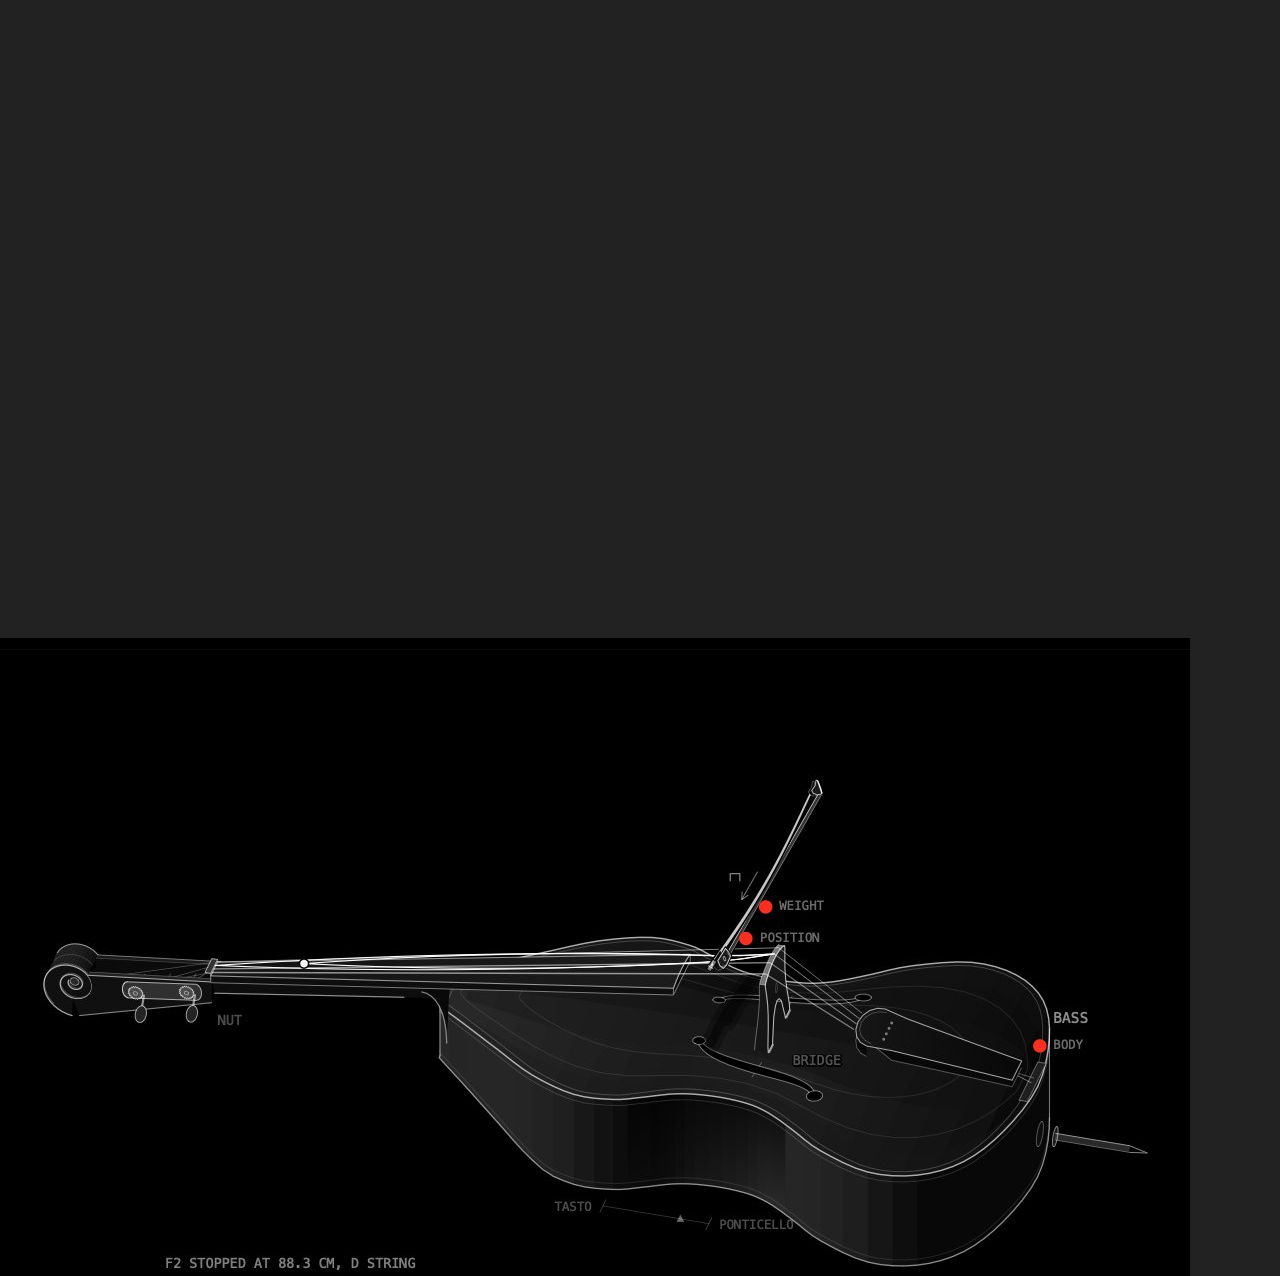
<file: tools/calib.html>
<!doctype html><meta charset="utf-8"><title>calib</title>
<body style="margin:0;background:#222">
<canvas id="c" width="1190" height="638" style="display:block"></canvas>
<img id="ref" src="../assets/strings/i0.jpg" style="display:block">
<script src="../assets/live/plate.js"></script>
<script src="../assets/live/strings.js"></script>
<script>
window.drawAt = function (body, frame, X0, Y0, s) {
  const c = document.getElementById('c'), g = c.getContext('2d');
  g.setTransform(1, 0, 0, 1, 0, 0); g.fillStyle = '#000'; g.fillRect(0, 0, c.width, c.height);
  g.setTransform(s, 0, 0, s, -X0 * s, -Y0 * s);
  LiveStrings.reset();
  return LiveStrings.draw(g, body, frame, 1 / 60, 0);
};
</script>
</file>
